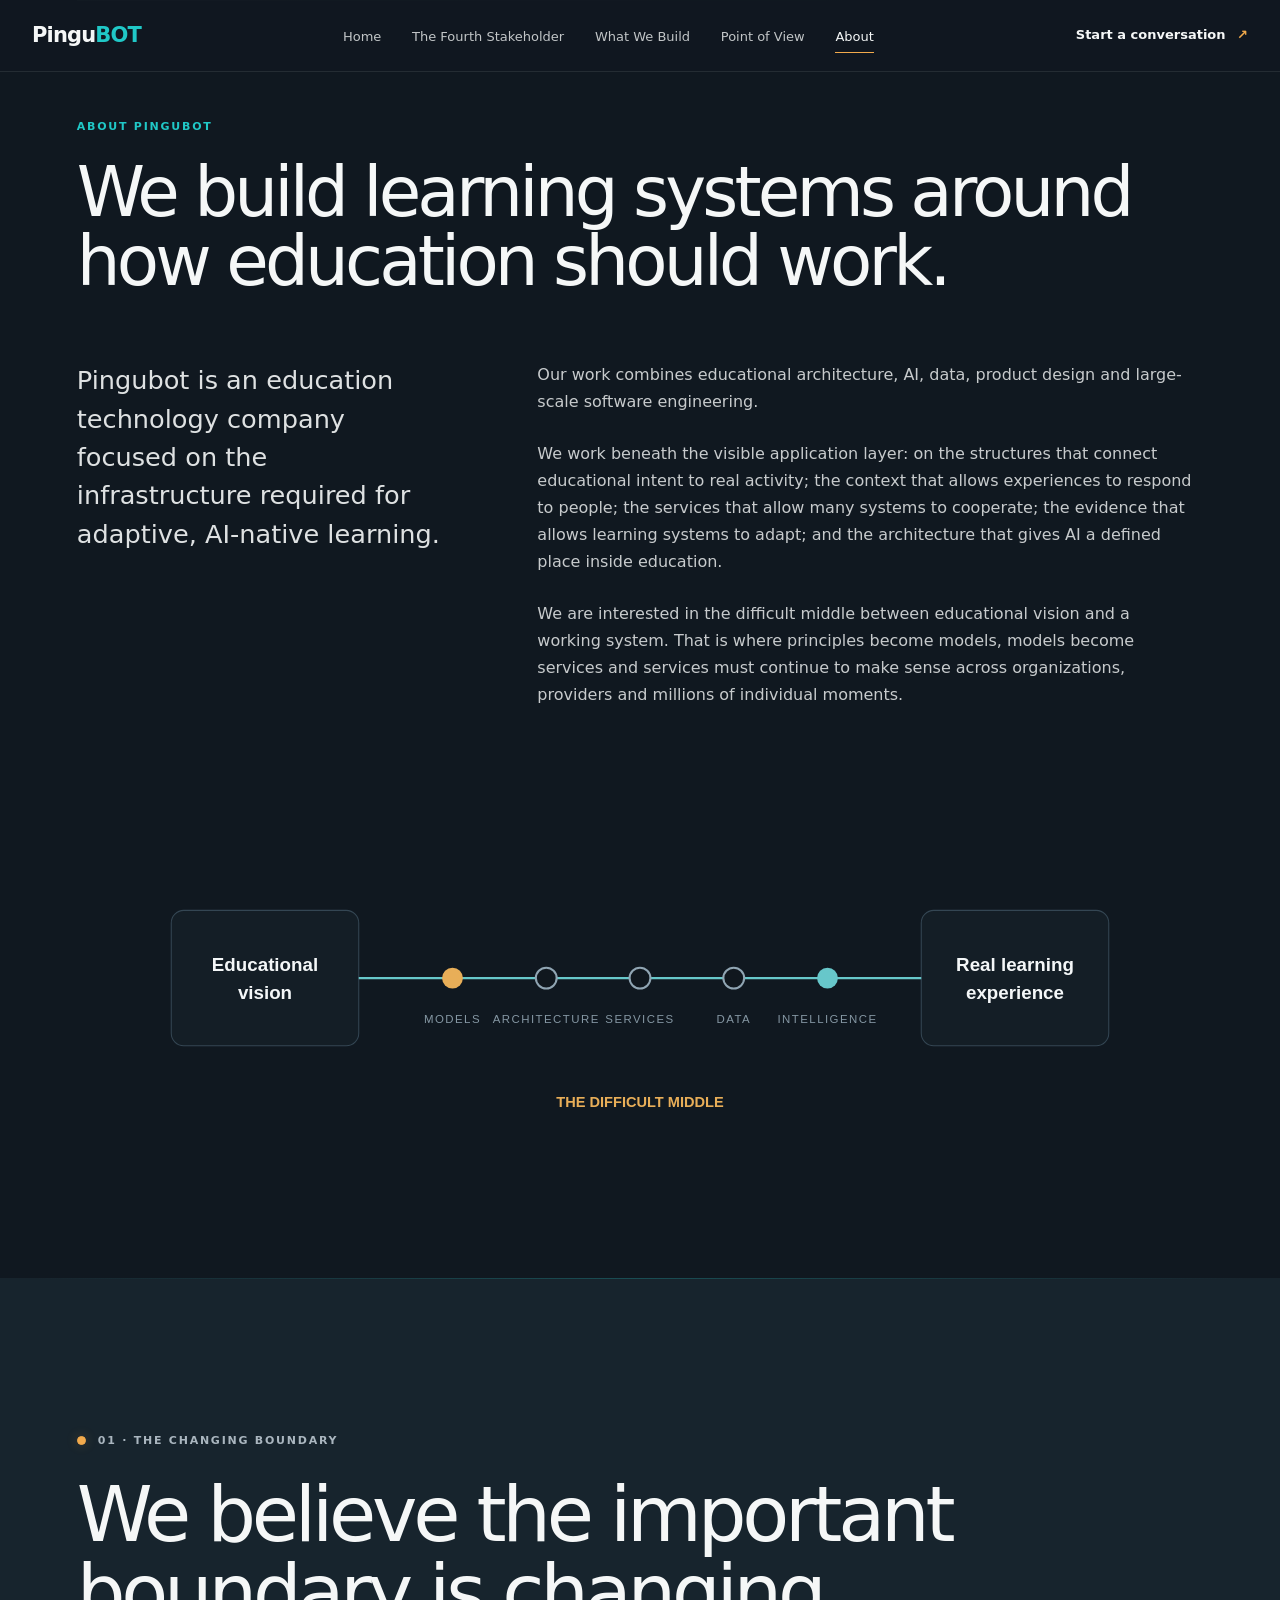
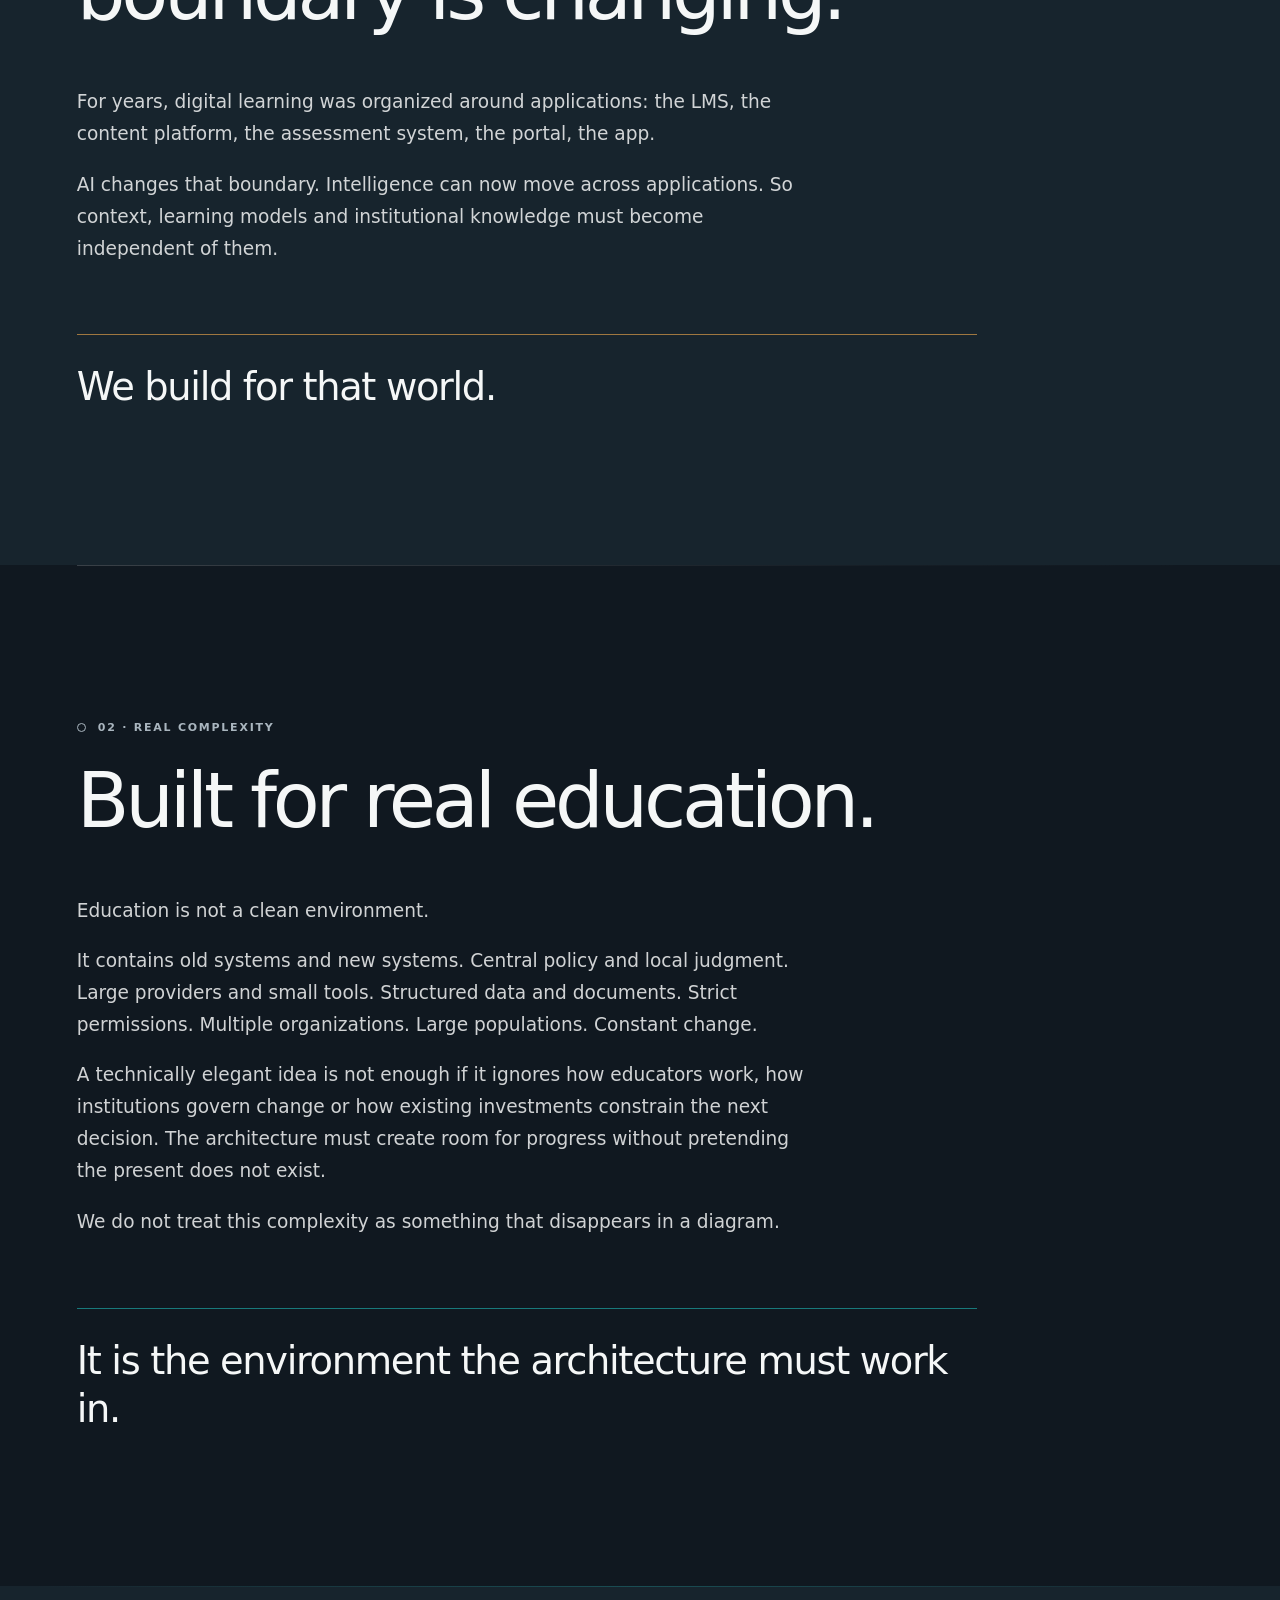
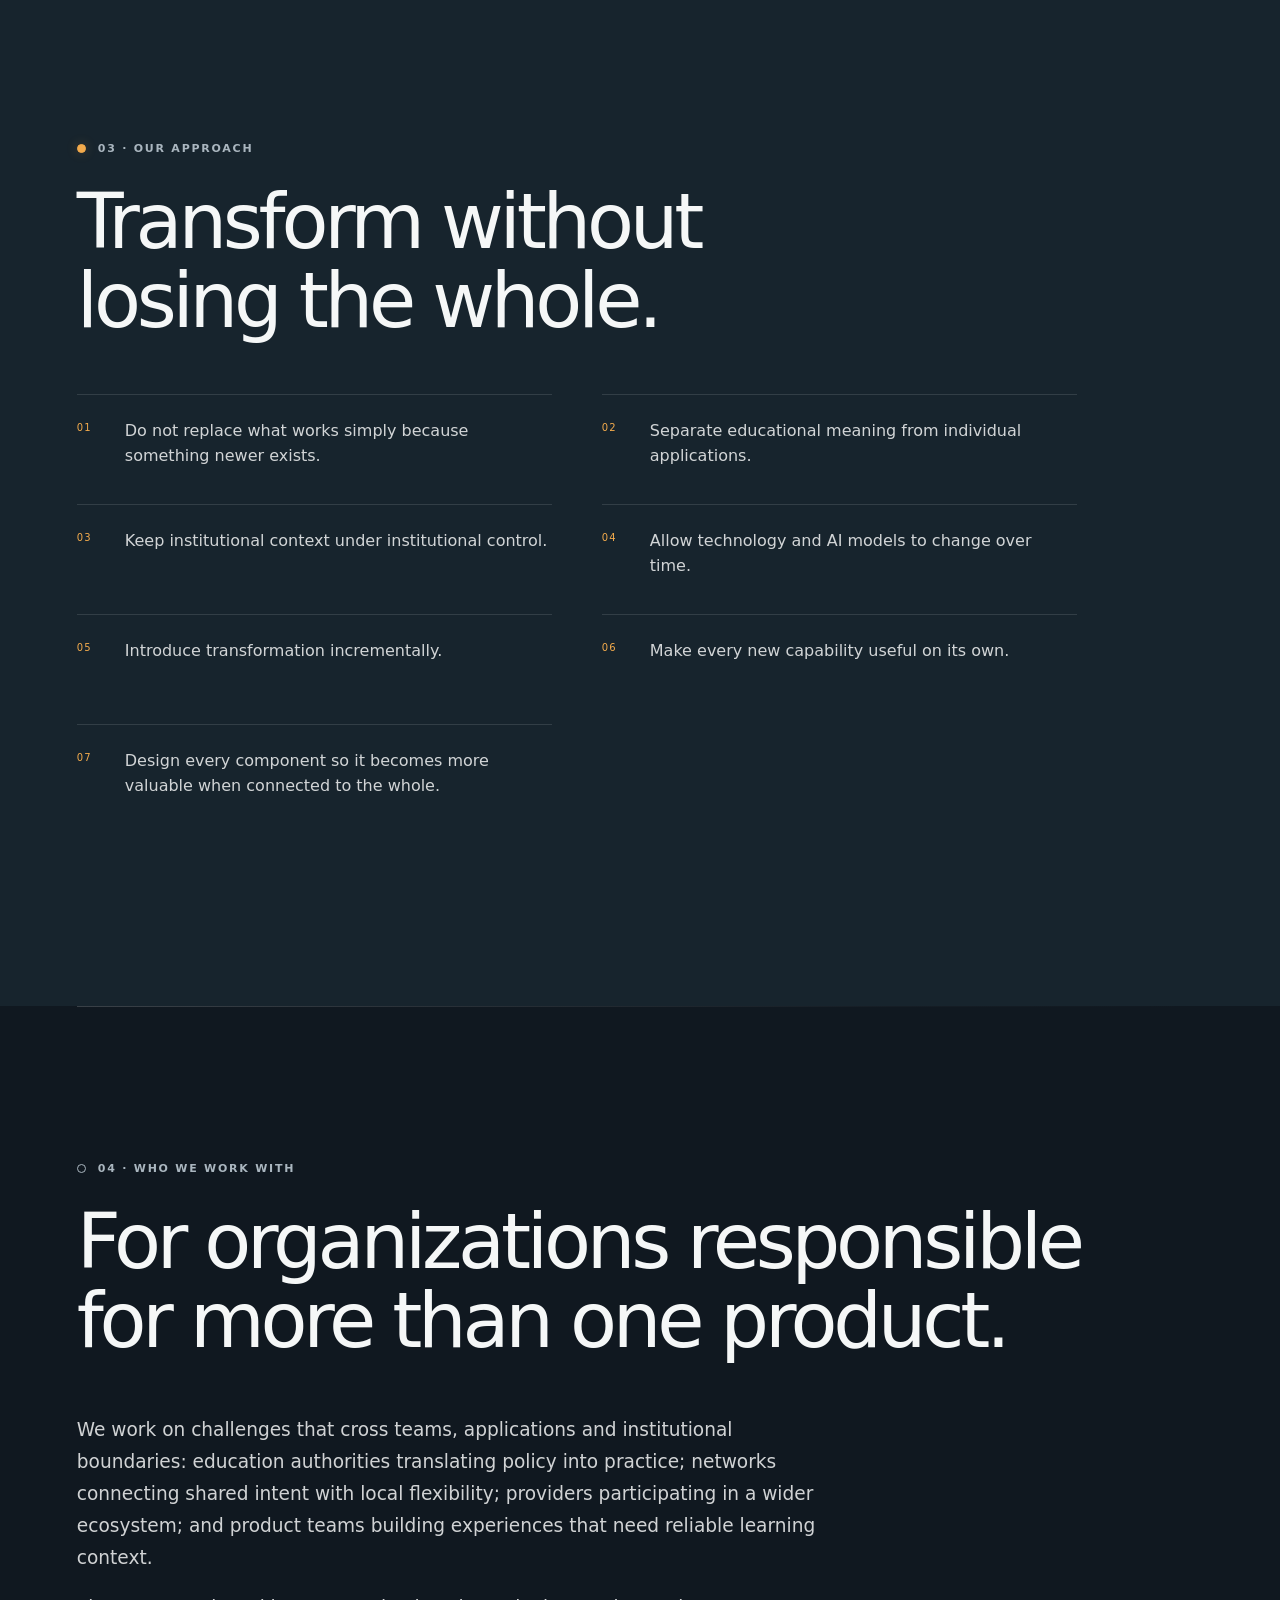
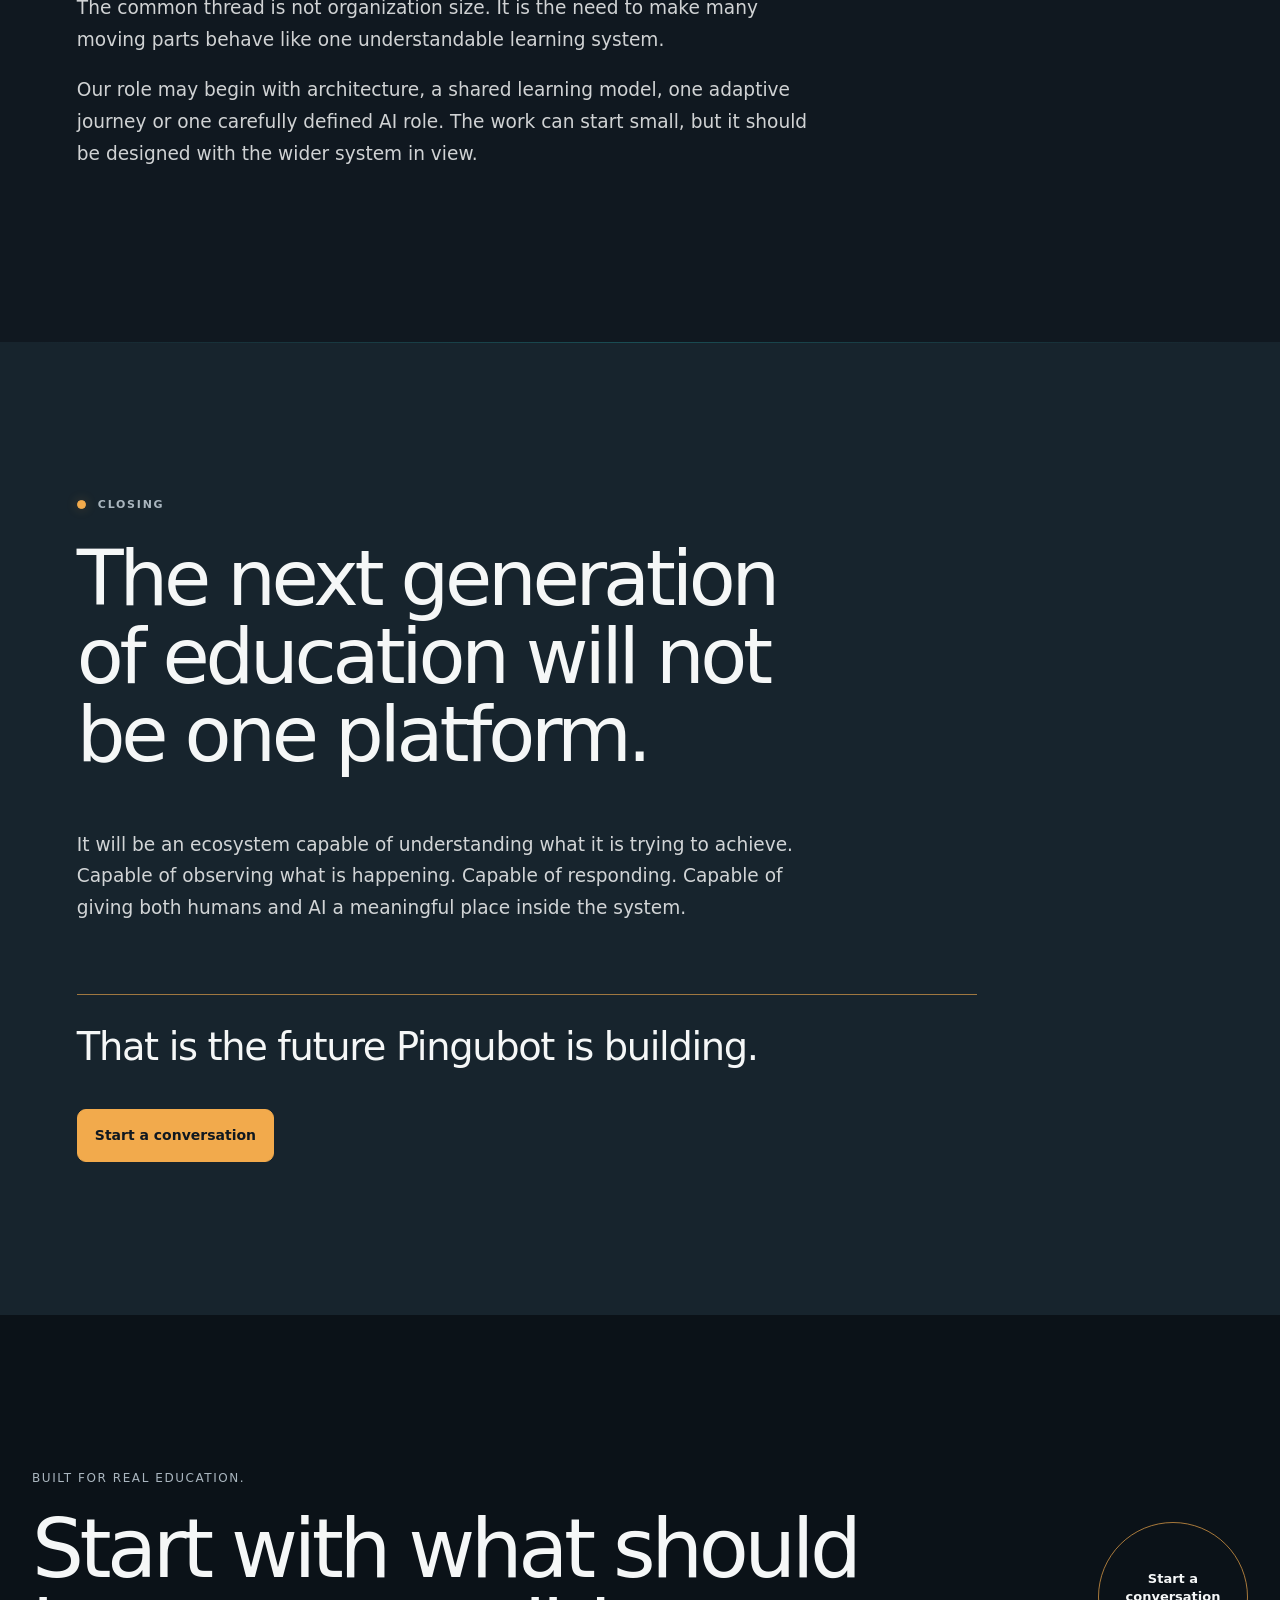
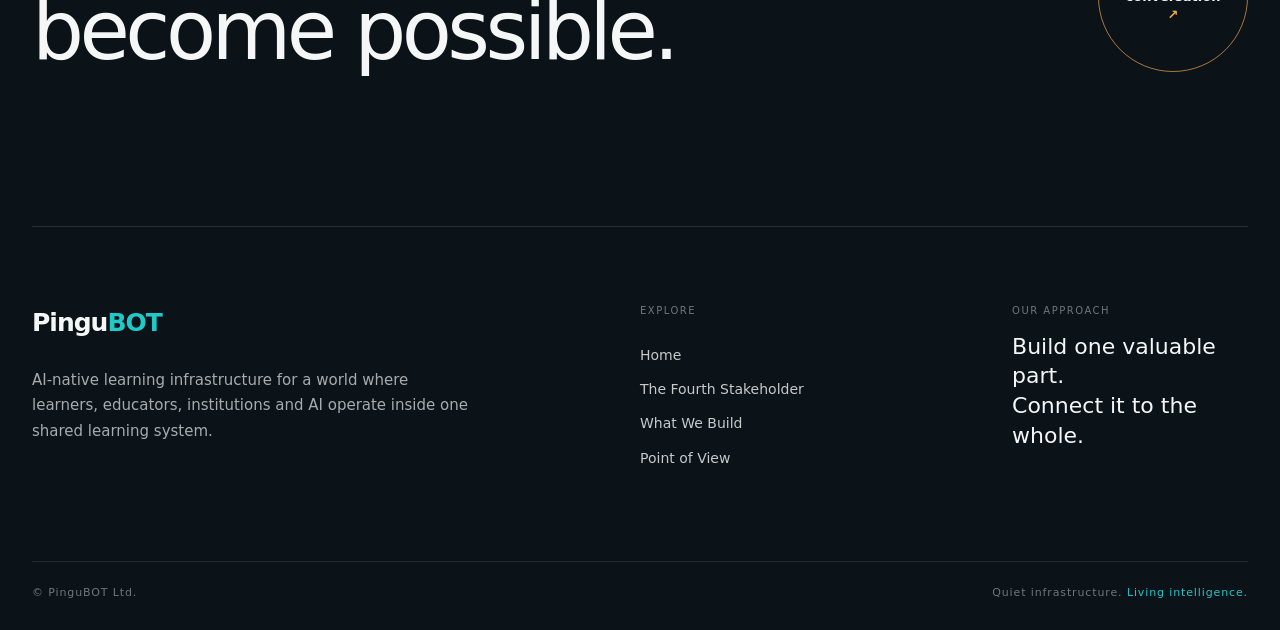
<file: about.html>
<!doctype html>
<html lang="en">
  <head>
    <meta charset="utf-8" />
    <meta name="viewport" content="width=device-width, initial-scale=1" />
    <title>About PinguBOT — AI-Native Learning Infrastructure</title>
    <meta name="description" content="Meet PinguBOT and learn how we combine education, AI, data, product design and architecture to build AI-native learning infrastructure." />
    <meta name="robots" content="index, follow, max-image-preview:large" />
    <meta name="theme-color" content="#10131a" />
    <link rel="icon" href="/assets/penguin-ai.png" type="image/png" />
    <link rel="apple-touch-icon" href="/assets/penguin-ai.png" />
    <link rel="canonical" href="https://pingubot.com/about" />
    <meta property="og:site_name" content="PinguBOT" />
    <meta property="og:type" content="website" />
    <meta property="og:locale" content="en_US" />
    <meta property="og:url" content="https://pingubot.com/about" />
    <meta property="og:title" content="About PinguBOT — AI-Native Learning Infrastructure" />
    <meta property="og:description" content="Meet PinguBOT and learn how we combine education, AI, data, product design and architecture to build AI-native learning infrastructure." />
    <meta property="og:image" content="https://pingubot.com/assets/penguin-ai.png" />
    <meta property="og:image:secure_url" content="https://pingubot.com/assets/penguin-ai.png" />
    <meta property="og:image:type" content="image/png" />
    <meta property="og:image:width" content="1254" />
    <meta property="og:image:height" content="1254" />
    <meta property="og:image:alt" content="PinguBOT's network penguin, representing connected AI-native learning infrastructure" />
    <meta name="twitter:card" content="summary_large_image" />
    <meta name="twitter:title" content="About PinguBOT — AI-Native Learning Infrastructure" />
    <meta name="twitter:description" content="Education, AI, data, product design and architecture for AI-native learning infrastructure." />
    <meta name="twitter:image" content="https://pingubot.com/assets/penguin-ai.png" />
    <meta name="twitter:image:alt" content="PinguBOT's network penguin, representing connected AI-native learning infrastructure" />
    <link rel="stylesheet" href="styles.css?v=20260830-7" />
    <script type="application/ld+json">
      {"@context":"https://schema.org","@type":"AboutPage","@id":"https://pingubot.com/about#webpage","url":"https://pingubot.com/about","name":"About PinguBOT — AI-Native Learning Infrastructure","description":"Meet PinguBOT and learn how we combine education, AI, data, product design and architecture to build AI-native learning infrastructure.","isPartOf":{"@id":"https://pingubot.com/#website"},"about":{"@id":"https://pingubot.com/#organization"},"inLanguage":"en"}
    </script>
  </head>
  <body class="home-page inner-page about-page">
    <header class="site-header global-header"><a class="wordmark" href="/" aria-label="PinguBOT home">Pingu<span>BOT</span></a><nav class="site-nav desktop-nav" aria-label="Main navigation"><a href="/">Home</a><a href="/fourth-stakeholder">The Fourth Stakeholder</a><a href="/what-we-build">What We Build</a><a href="/point-of-view">Point of View</a><a href="/about" aria-current="page">About</a></nav><a class="nav-cta" href="/contact">Start a conversation <span aria-hidden="true">↗</span></a><details class="mobile-menu"><summary><span>Menu</span><i aria-hidden="true"></i></summary><nav aria-label="Mobile navigation"><a href="/">Home</a><a href="/fourth-stakeholder">The Fourth Stakeholder</a><a href="/what-we-build">What We Build</a><a href="/point-of-view">Point of View</a><a href="/about" aria-current="page">About</a><a href="/contact">Start a conversation <span aria-hidden="true">↗</span></a></nav></details></header>
    <main>
      <section class="page-intro about-hero"><div class="intro-heading"><p class="eyebrow">About PinguBOT</p><h1>We build learning systems around how education should work.</h1></div><div class="intro-copy"><p class="lead">Pingubot is an education technology company focused on the infrastructure required for adaptive, AI-native learning.</p><div class="intro-detail"><p>Our work combines educational architecture, AI, data, product design and large-scale software engineering.</p><p>We work beneath the visible application layer: on the structures that connect educational intent to real activity; the context that allows experiences to respond to people; the services that allow many systems to cooperate; the evidence that allows learning systems to adapt; and the architecture that gives AI a defined place inside education.</p><p>We are interested in the difficult middle between educational vision and a working system. That is where principles become models, models become services and services must continue to make sense across organizations, providers and millions of individual moments.</p></div></div><svg class="system-illustration discipline-field" role="img" aria-label="Models, architecture, services, data and intelligence connect educational vision to real learning experiences"><use href="assets/system-diagrams.svg#difficult-middle"></use></svg></section>
      <section><p class="section-label">01 · The changing boundary</p><h2>We believe the important boundary is changing.</h2><p>For years, digital learning was organized around applications: the LMS, the content platform, the assessment system, the portal, the app.</p><p>AI changes that boundary. Intelligence can now move across applications. So context, learning models and institutional knowledge must become independent of them.</p><p class="statement">We build for that world.</p></section>
      <section><p class="section-label">02 · Real complexity</p><h2>Built for real education.</h2><p>Education is not a clean environment.</p><p>It contains old systems and new systems. Central policy and local judgment. Large providers and small tools. Structured data and documents. Strict permissions. Multiple organizations. Large populations. Constant change.</p><p>A technically elegant idea is not enough if it ignores how educators work, how institutions govern change or how existing investments constrain the next decision. The architecture must create room for progress without pretending the present does not exist.</p><p>We do not treat this complexity as something that disappears in a diagram.</p><p class="statement">It is the environment the architecture must work in.</p></section>
      <section class="approach-section"><p class="section-label">03 · Our approach</p><h2>Transform without losing the whole.</h2><ul><li>Do not replace what works simply because something newer exists.</li><li>Separate educational meaning from individual applications.</li><li>Keep institutional context under institutional control.</li><li>Allow technology and AI models to change over time.</li><li>Introduce transformation incrementally.</li><li>Make every new capability useful on its own.</li><li>Design every component so it becomes more valuable when connected to the whole.</li></ul></section>
      <section><p class="section-label">04 · Who we work with</p><h2>For organizations responsible for more than one product.</h2><p>We work on challenges that cross teams, applications and institutional boundaries: education authorities translating policy into practice; networks connecting shared intent with local flexibility; providers participating in a wider ecosystem; and product teams building experiences that need reliable learning context.</p><p>The common thread is not organization size. It is the need to make many moving parts behave like one understandable learning system.</p><p>Our role may begin with architecture, a shared learning model, one adaptive journey or one carefully defined AI role. The work can start small, but it should be designed with the wider system in view.</p></section>
      <section><p class="section-label">Closing</p><h2>The next generation of education will not be one platform.</h2><p>It will be an ecosystem capable of understanding what it is trying to achieve. Capable of observing what is happening. Capable of responding. Capable of giving both humans and AI a meaningful place inside the system.</p><p class="statement">That is the future Pingubot is building.</p><div class="actions"><a class="action primary" href="/contact">Start a conversation</a></div></section>
    </main>
    <footer class="site-footer designed-footer"><div class="footer-callout"><p>Built for real education.</p><h2>Start with what should become possible.</h2><a class="footer-cta" href="/contact">Start a conversation <span aria-hidden="true">↗</span></a></div><div class="footer-main"><div class="footer-brand"><a class="wordmark" href="/">Pingu<span>BOT</span></a><p>AI-native learning infrastructure for a world where learners, educators, institutions and AI operate inside one shared learning system.</p></div><nav class="footer-links" aria-label="Footer navigation"><span>Explore</span><a href="/">Home</a><a href="/fourth-stakeholder">The Fourth Stakeholder</a><a href="/what-we-build">What We Build</a><a href="/point-of-view">Point of View</a></nav><div class="footer-principle"><span>Our approach</span><p>Build one valuable part.<br />Connect it to the whole.</p></div></div><div class="footer-bottom"><p>© PinguBOT Ltd.</p><p>Quiet infrastructure. <span>Living intelligence.</span></p></div></footer>
  </body>
</html>
</file>
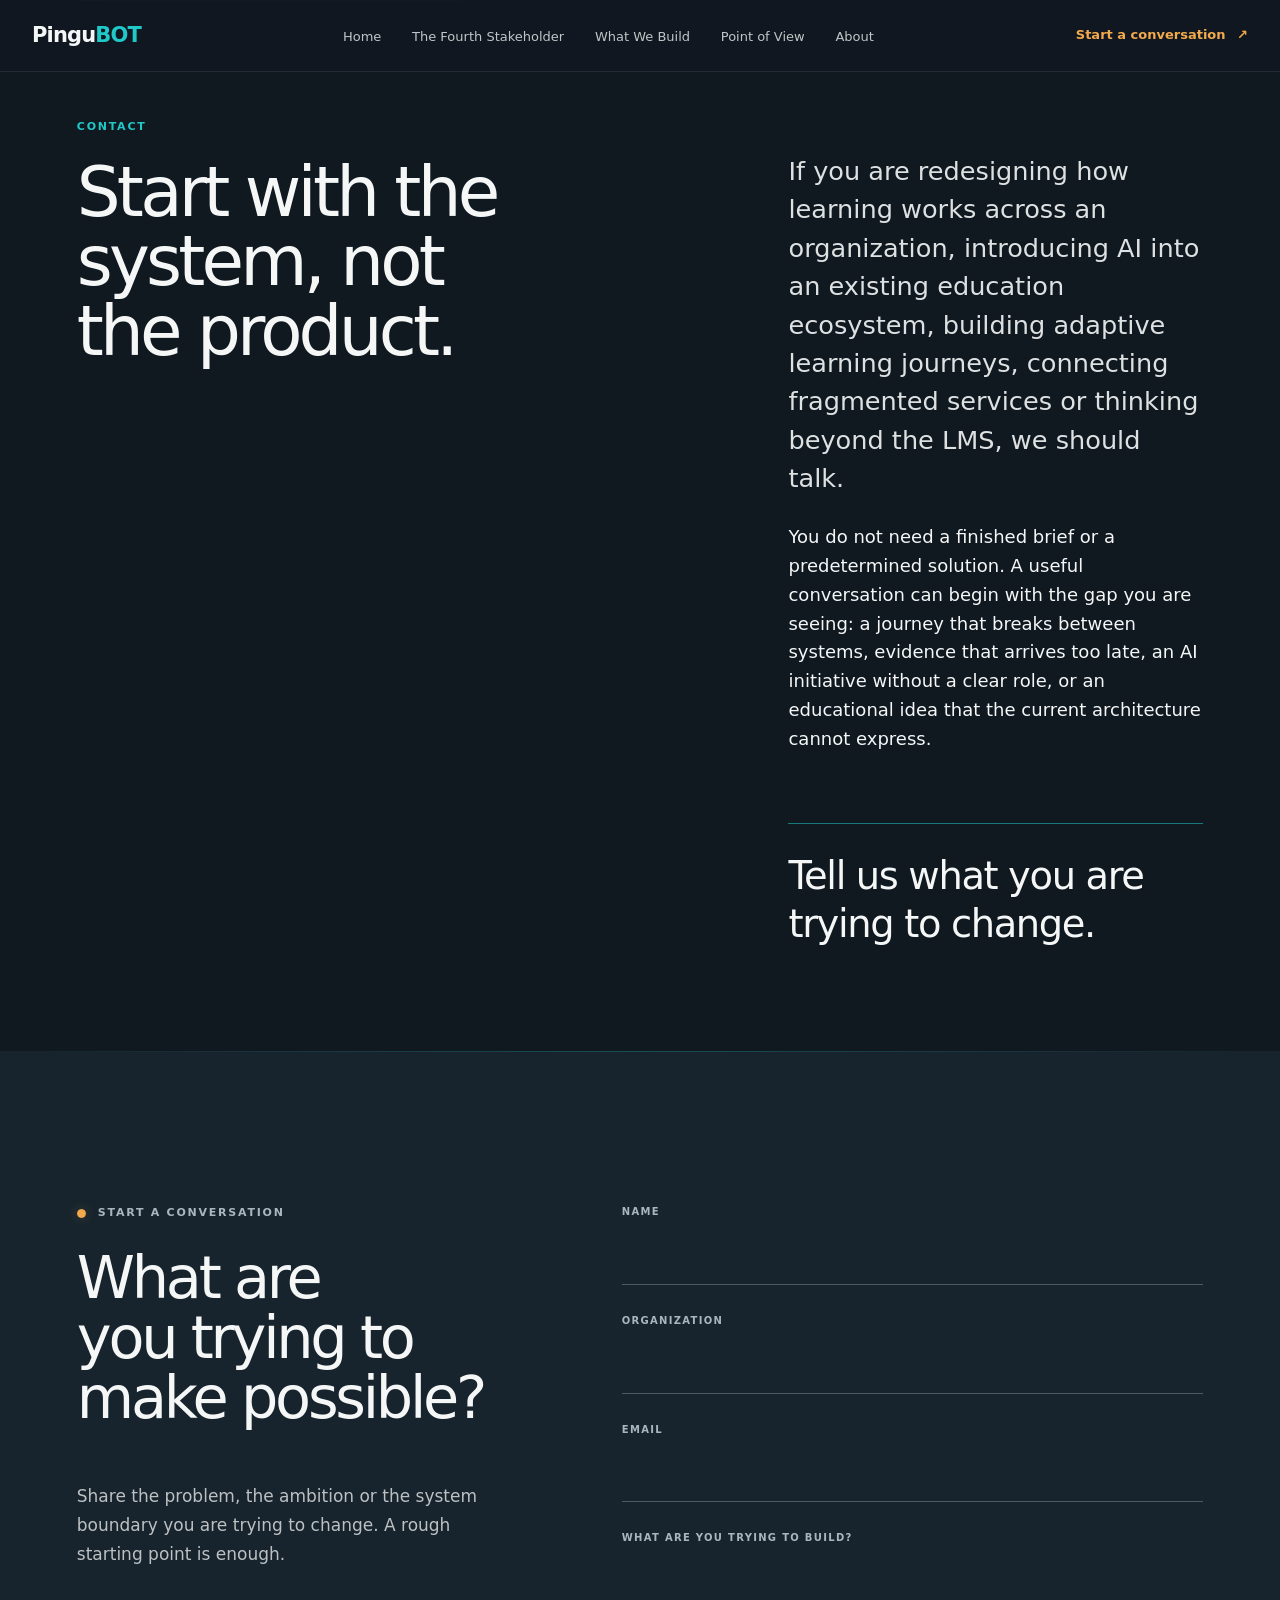
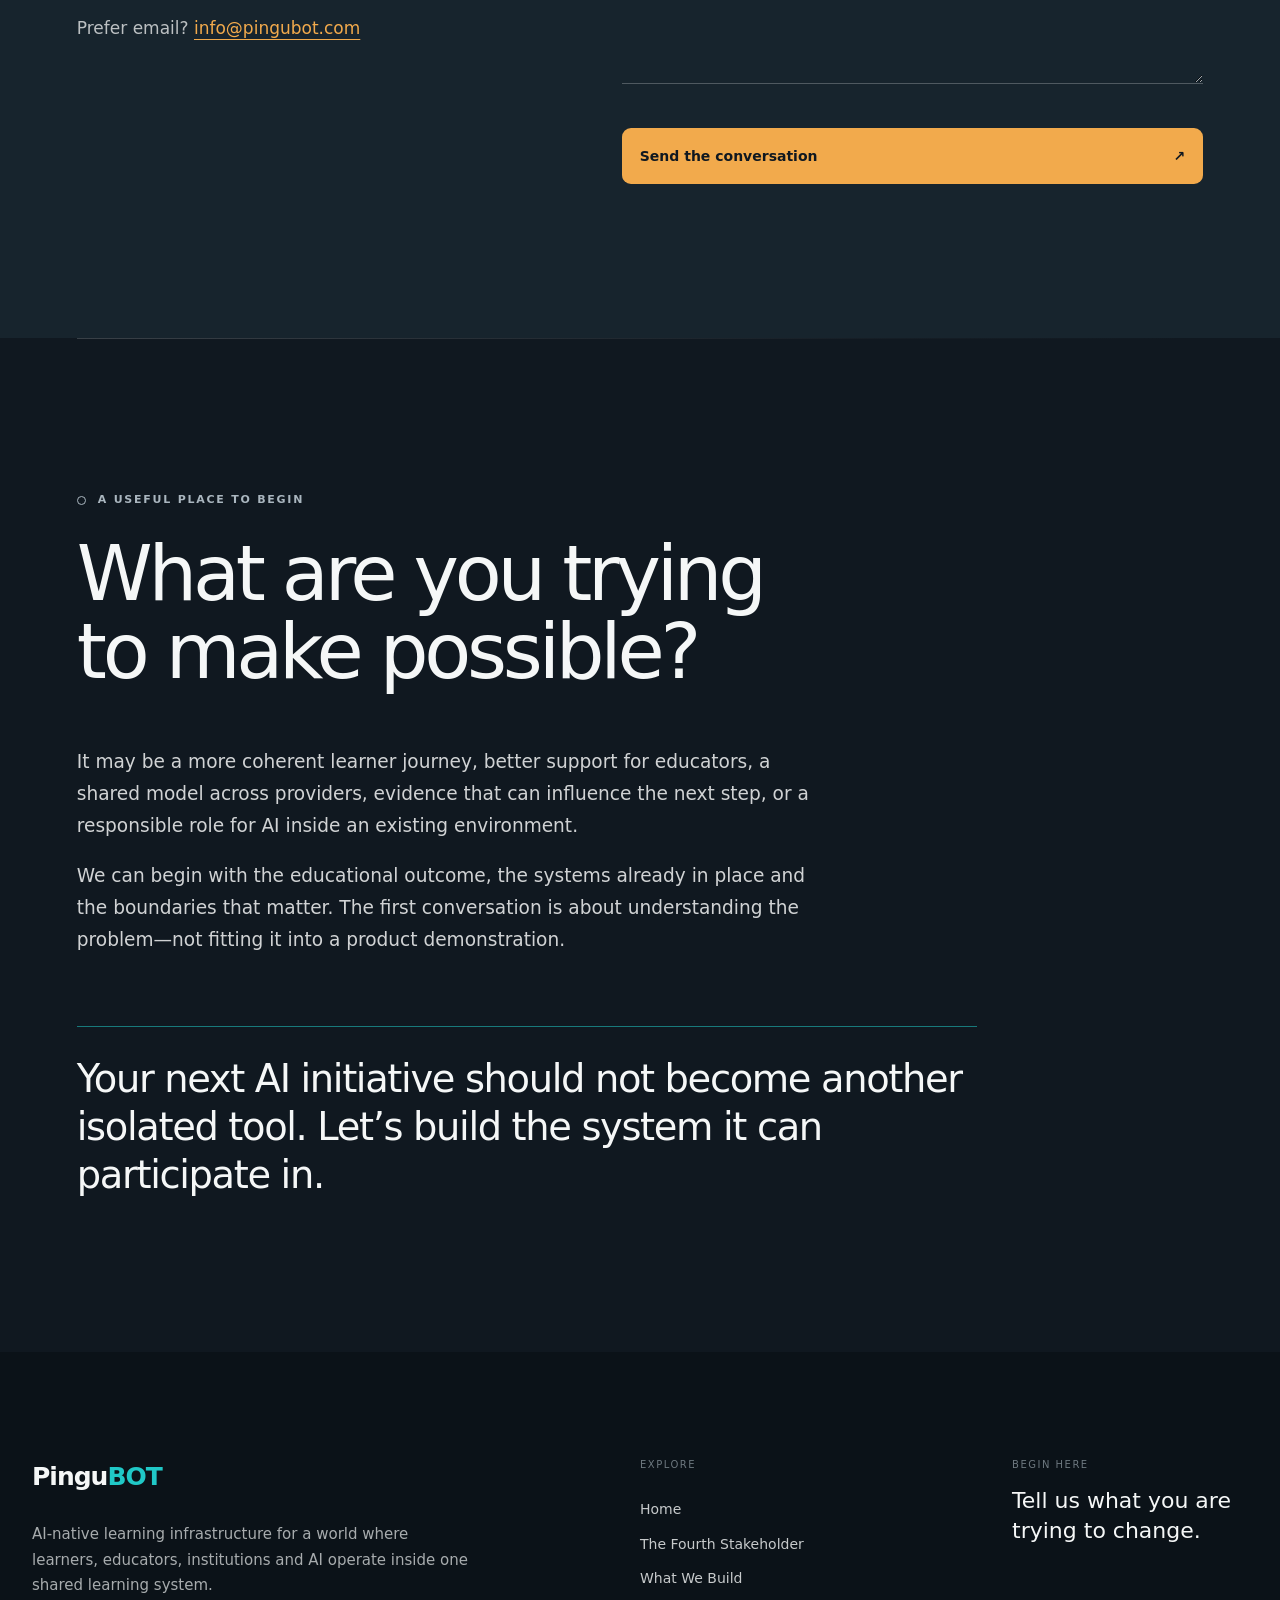
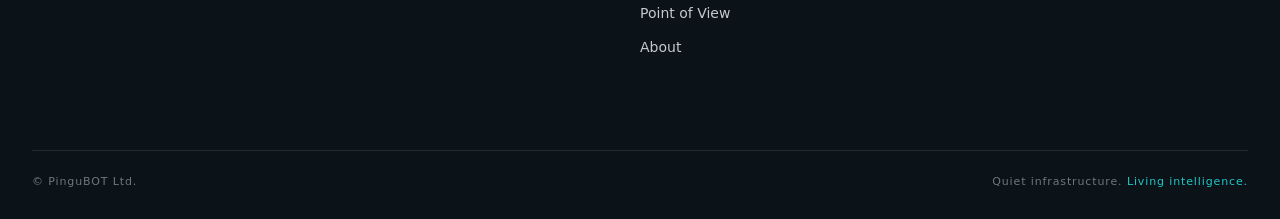
<file: contact.html>
<!doctype html>
<html lang="en">
  <head>
    <meta charset="utf-8" />
    <meta name="viewport" content="width=device-width, initial-scale=1" />
    <title>Contact PinguBOT — Start a Conversation</title>
    <meta name="description" content="Talk to PinguBOT about AI-native learning infrastructure, adaptive learning journeys and connected education systems." />
    <meta name="robots" content="index, follow, max-image-preview:large" />
    <meta name="theme-color" content="#10131a" />
    <link rel="icon" href="/assets/penguin-ai.png" type="image/png" />
    <link rel="apple-touch-icon" href="/assets/penguin-ai.png" />
    <link rel="canonical" href="https://pingubot.com/contact" />
    <meta property="og:site_name" content="PinguBOT" />
    <meta property="og:type" content="website" />
    <meta property="og:locale" content="en_US" />
    <meta property="og:url" content="https://pingubot.com/contact" />
    <meta property="og:title" content="Contact PinguBOT — Start a Conversation" />
    <meta property="og:description" content="Talk to PinguBOT about AI-native learning infrastructure, adaptive learning journeys and connected education systems." />
    <meta property="og:image" content="https://pingubot.com/assets/penguin-ai.png" />
    <meta property="og:image:secure_url" content="https://pingubot.com/assets/penguin-ai.png" />
    <meta property="og:image:type" content="image/png" />
    <meta property="og:image:width" content="1254" />
    <meta property="og:image:height" content="1254" />
    <meta property="og:image:alt" content="PinguBOT's network penguin, representing connected AI-native learning infrastructure" />
    <meta name="twitter:card" content="summary_large_image" />
    <meta name="twitter:title" content="Contact PinguBOT — Start a Conversation" />
    <meta name="twitter:description" content="Talk to PinguBOT about AI-native learning infrastructure and connected education systems." />
    <meta name="twitter:image" content="https://pingubot.com/assets/penguin-ai.png" />
    <meta name="twitter:image:alt" content="PinguBOT's network penguin, representing connected AI-native learning infrastructure" />
    <link rel="stylesheet" href="styles.css?v=20260830-7" />
    <script type="application/ld+json">
      {"@context":"https://schema.org","@type":"ContactPage","@id":"https://pingubot.com/contact#webpage","url":"https://pingubot.com/contact","name":"Contact PinguBOT — Start a Conversation","description":"Talk to PinguBOT about AI-native learning infrastructure, adaptive learning journeys and connected education systems.","isPartOf":{"@id":"https://pingubot.com/#website"},"about":{"@id":"https://pingubot.com/#organization"},"inLanguage":"en"}
    </script>
  </head>
  <body class="home-page inner-page contact-page">
    <header class="site-header global-header"><a class="wordmark" href="/" aria-label="PinguBOT home">Pingu<span>BOT</span></a><nav class="site-nav desktop-nav" aria-label="Main navigation"><a href="/">Home</a><a href="/fourth-stakeholder">The Fourth Stakeholder</a><a href="/what-we-build">What We Build</a><a href="/point-of-view">Point of View</a><a href="/about">About</a></nav><a class="nav-cta" href="/contact" aria-current="page">Start a conversation <span aria-hidden="true">↗</span></a><details class="mobile-menu"><summary><span>Menu</span><i aria-hidden="true"></i></summary><nav aria-label="Mobile navigation"><a href="/">Home</a><a href="/fourth-stakeholder">The Fourth Stakeholder</a><a href="/what-we-build">What We Build</a><a href="/point-of-view">Point of View</a><a href="/about">About</a><a href="/contact" aria-current="page">Start a conversation <span aria-hidden="true">↗</span></a></nav></details></header>
    <main>
      <section class="page-intro contact-hero"><div class="intro-heading"><p class="eyebrow">Contact</p><h1>Start with the system, not the product.</h1></div><div class="intro-copy"><p class="lead">If you are redesigning how learning works across an organization, introducing AI into an existing education ecosystem, building adaptive learning journeys, connecting fragmented services or thinking beyond the LMS, we should talk.</p><p>You do not need a finished brief or a predetermined solution. A useful conversation can begin with the gap you are seeing: a journey that breaks between systems, evidence that arrives too late, an AI initiative without a clear role, or an educational idea that the current architecture cannot express.</p><p class="statement">Tell us what you are trying to change.</p></div></section>
      <section class="contact-form-section"><div class="form-intro"><p class="section-label">Start a conversation</p><h2>What are you trying to make possible?</h2><p>Share the problem, the ambition or the system boundary you are trying to change. A rough starting point is enough.</p><p class="direct-email">Prefer email? <a href="mailto:info@pingubot.com">info@pingubot.com</a></p></div><form action="mailto:info@pingubot.com" method="post" enctype="text/plain"><label for="name">Name</label><input id="name" name="name" autocomplete="name" required /><label for="organization">Organization</label><input id="organization" name="organization" autocomplete="organization" /><label for="email">Email</label><input id="email" name="email" type="email" autocomplete="email" required /><label for="message">What are you trying to build?</label><textarea id="message" name="message" required></textarea><button type="submit">Send the conversation <span aria-hidden="true">↗</span></button></form></section>
      <section><p class="section-label">A useful place to begin</p><h2>What are you trying to make possible?</h2><p>It may be a more coherent learner journey, better support for educators, a shared model across providers, evidence that can influence the next step, or a responsible role for AI inside an existing environment.</p><p>We can begin with the educational outcome, the systems already in place and the boundaries that matter. The first conversation is about understanding the problem—not fitting it into a product demonstration.</p><p class="statement">Your next AI initiative should not become another isolated tool. Let’s build the system it can participate in.</p></section>
    </main>
    <footer class="site-footer designed-footer contact-footer"><div class="footer-main"><div class="footer-brand"><a class="wordmark" href="/">Pingu<span>BOT</span></a><p>AI-native learning infrastructure for a world where learners, educators, institutions and AI operate inside one shared learning system.</p></div><nav class="footer-links" aria-label="Footer navigation"><span>Explore</span><a href="/">Home</a><a href="/fourth-stakeholder">The Fourth Stakeholder</a><a href="/what-we-build">What We Build</a><a href="/point-of-view">Point of View</a><a href="/about">About</a></nav><div class="footer-principle"><span>Begin here</span><p>Tell us what you are trying to change.</p></div></div><div class="footer-bottom"><p>© PinguBOT Ltd.</p><p>Quiet infrastructure. <span>Living intelligence.</span></p></div></footer>
  </body>
</html>
</file>
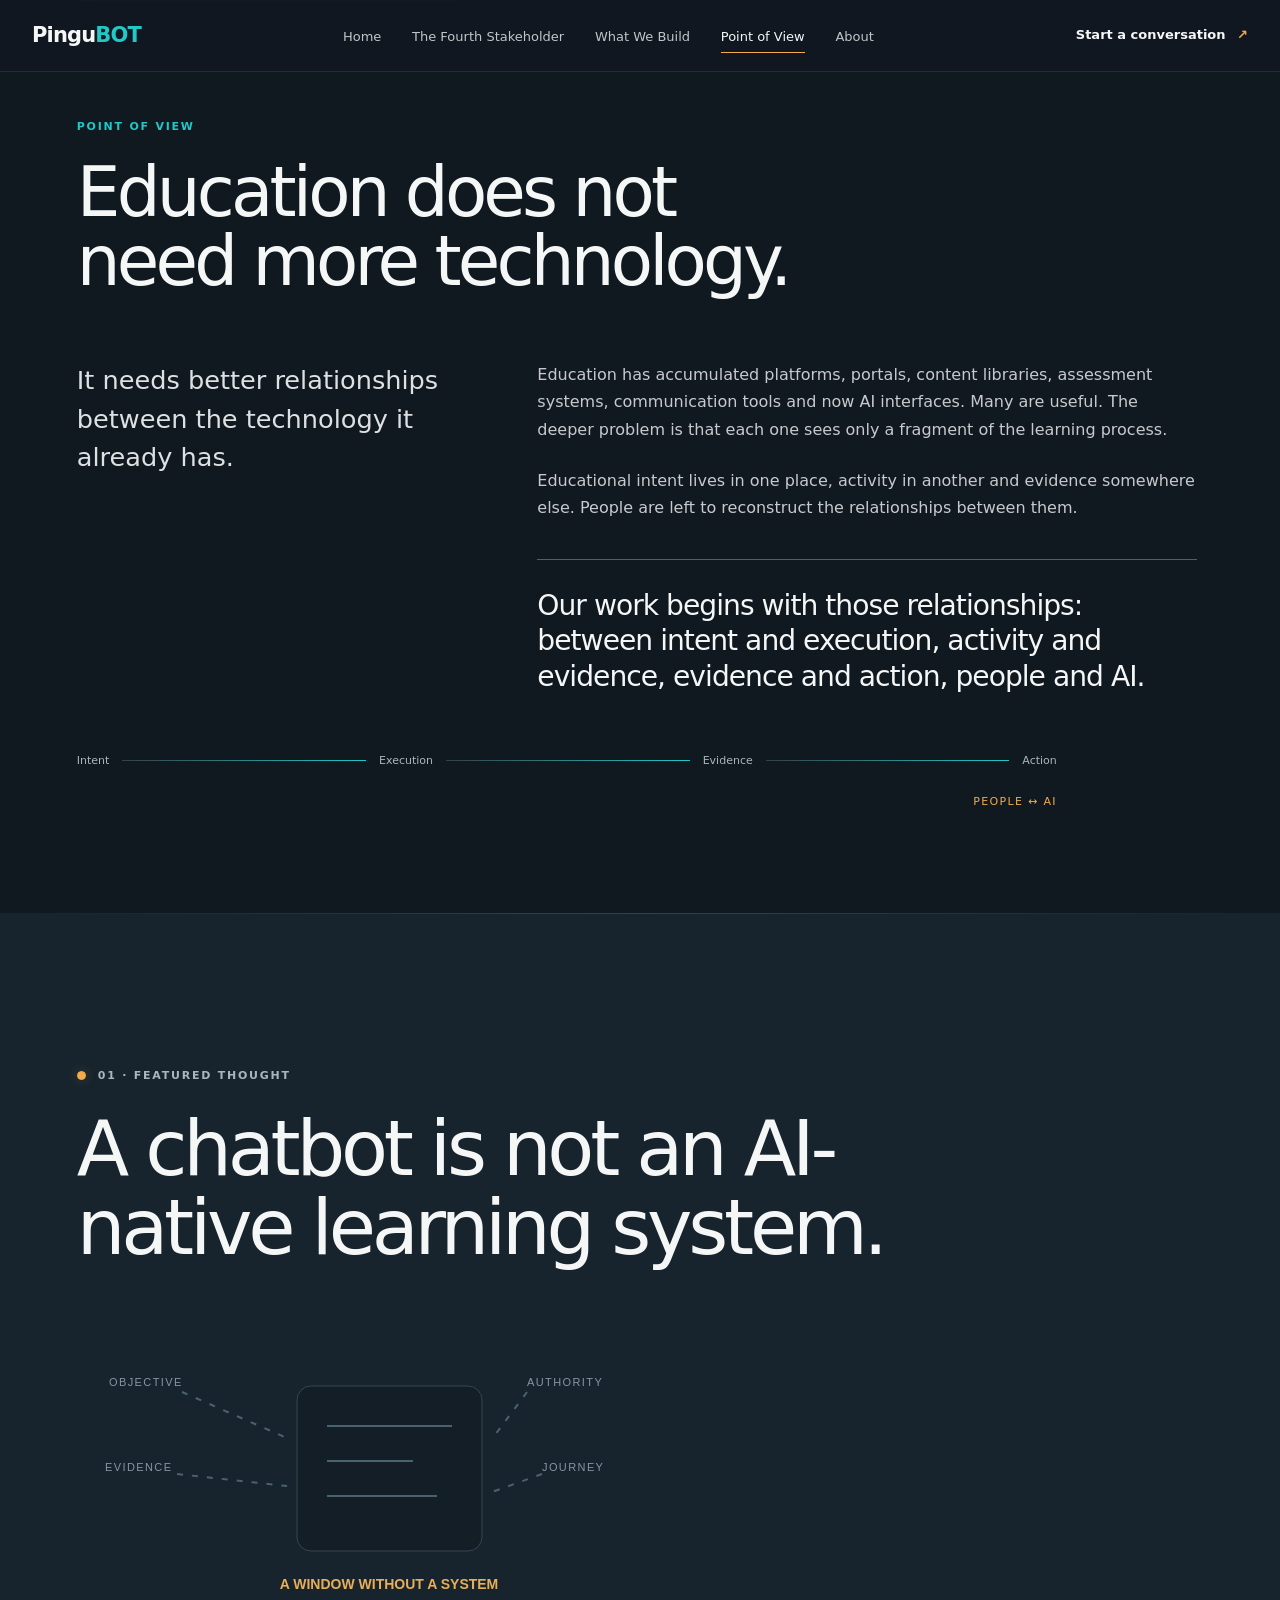
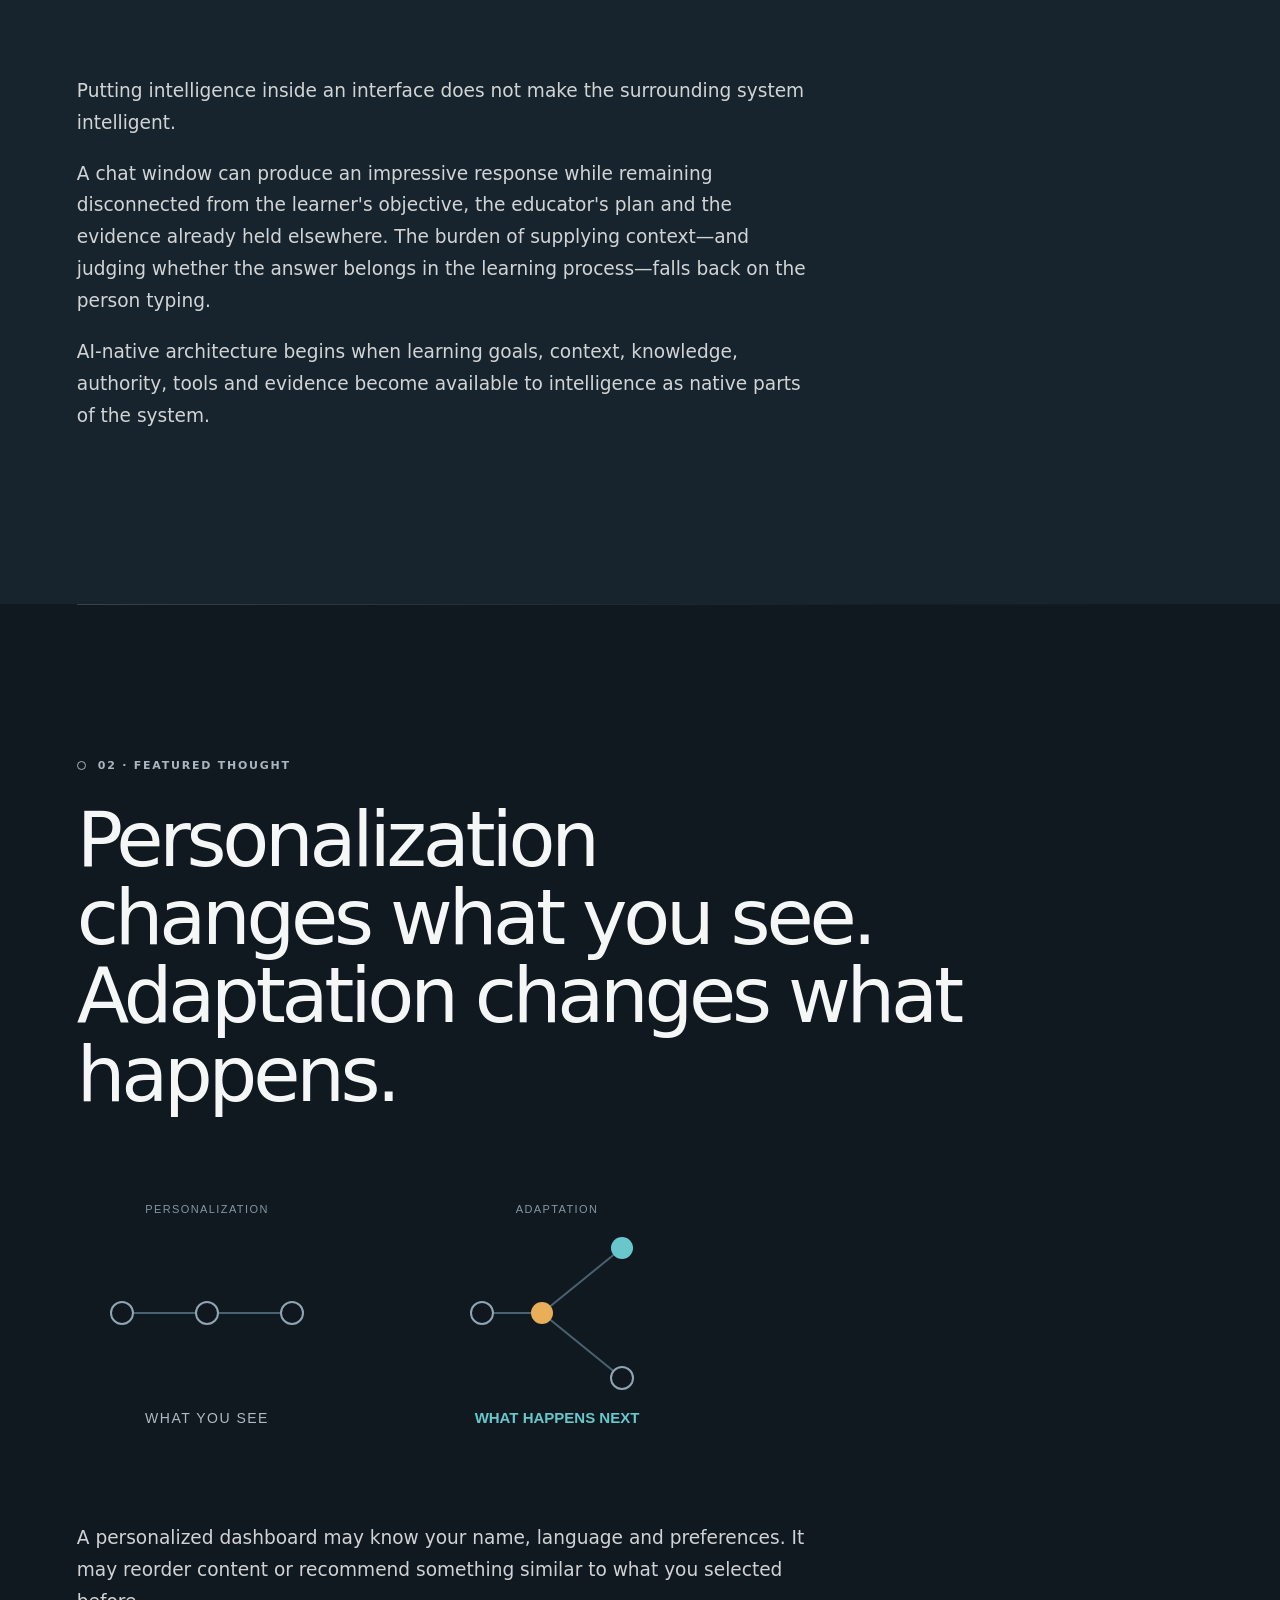
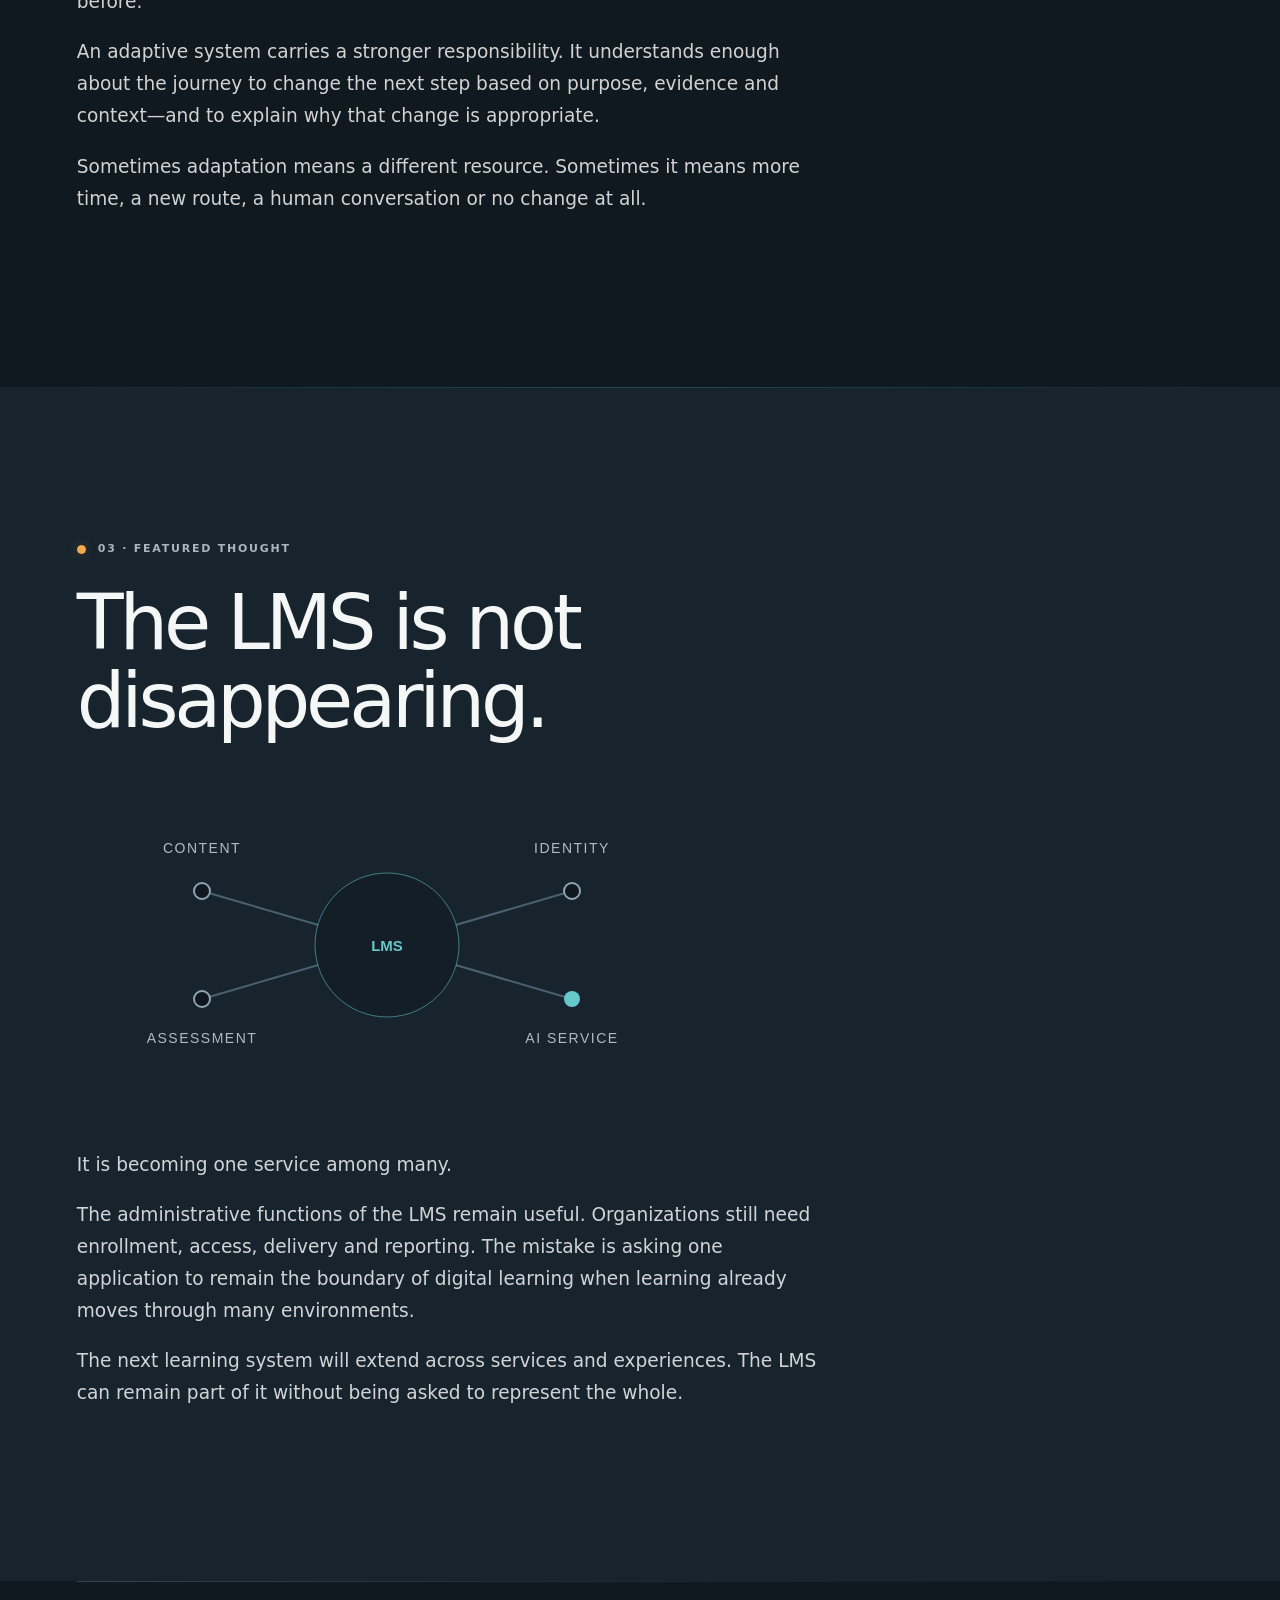
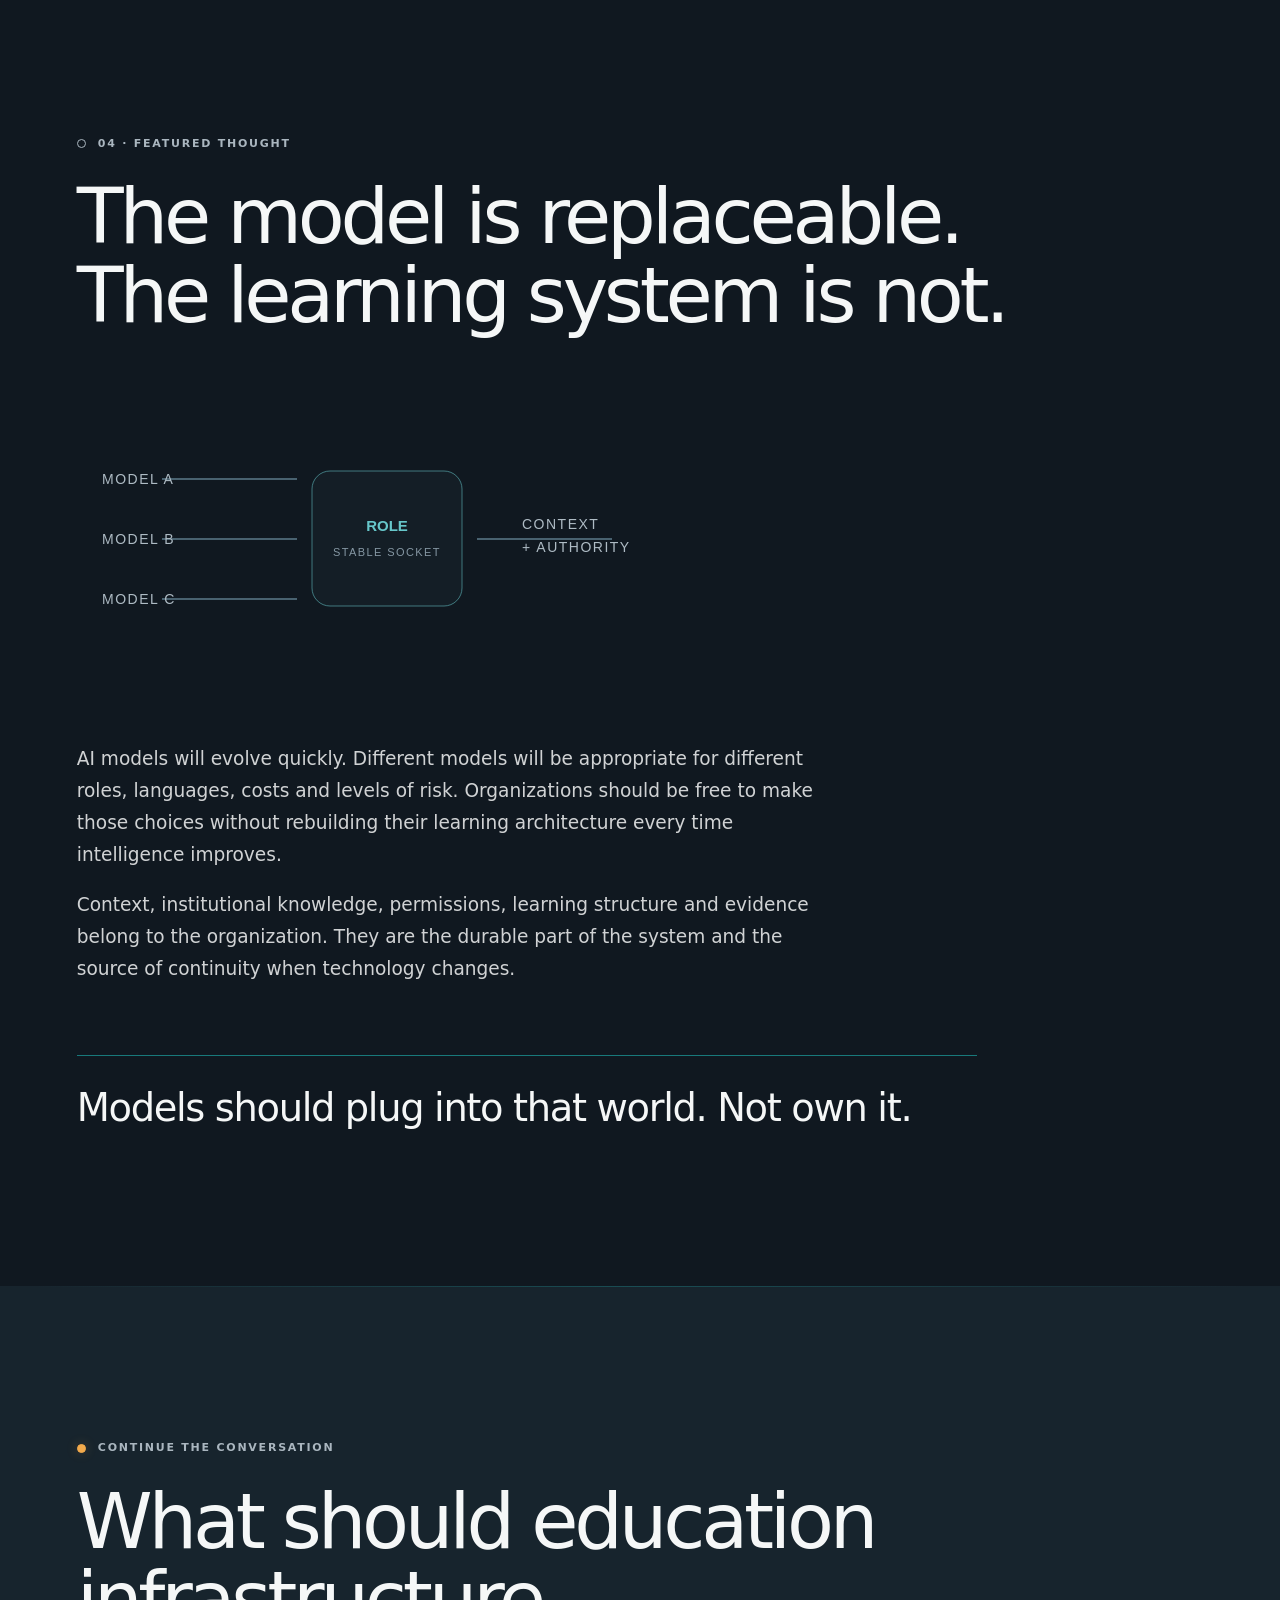
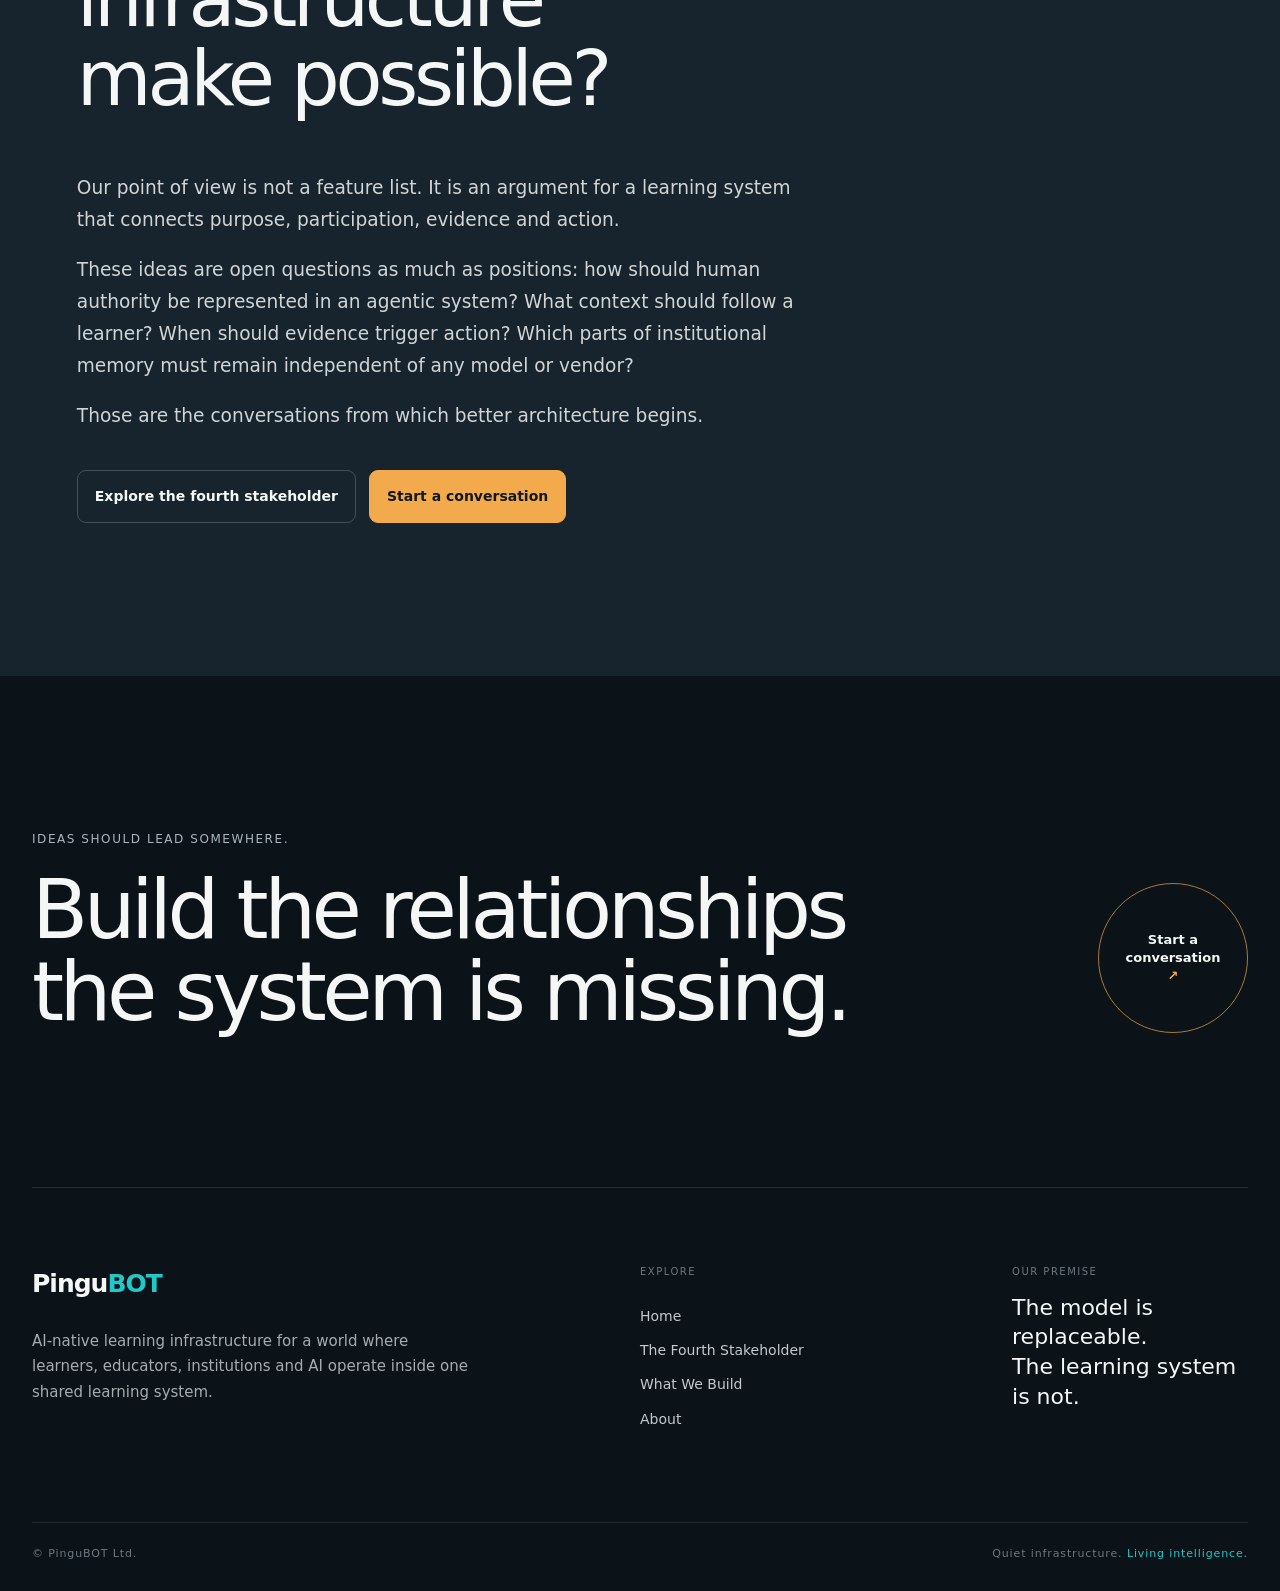
<file: point-of-view.html>
<!doctype html>
<html lang="en">
  <head>
    <meta charset="utf-8" />
    <meta name="viewport" content="width=device-width, initial-scale=1" />
    <title>Our Point of View on AI-Native Education — PinguBOT</title>
    <meta name="description" content="PinguBOT's perspective on connecting educational intent, activity, evidence, people and AI inside one learning system." />
    <meta name="robots" content="index, follow, max-image-preview:large" />
    <meta name="theme-color" content="#10131a" />
    <link rel="icon" href="/assets/penguin-ai.png" type="image/png" />
    <link rel="apple-touch-icon" href="/assets/penguin-ai.png" />
    <link rel="canonical" href="https://pingubot.com/point-of-view" />
    <meta property="og:site_name" content="PinguBOT" />
    <meta property="og:type" content="article" />
    <meta property="og:locale" content="en_US" />
    <meta property="og:url" content="https://pingubot.com/point-of-view" />
    <meta property="og:title" content="Our Point of View on AI-Native Education — PinguBOT" />
    <meta property="og:description" content="Connecting educational intent, activity, evidence, people and AI inside one learning system." />
    <meta property="og:image" content="https://pingubot.com/assets/penguin-ai.png" />
    <meta property="og:image:secure_url" content="https://pingubot.com/assets/penguin-ai.png" />
    <meta property="og:image:type" content="image/png" />
    <meta property="og:image:width" content="1254" />
    <meta property="og:image:height" content="1254" />
    <meta property="og:image:alt" content="PinguBOT's network penguin, representing the relationship between people, education and AI" />
    <meta name="twitter:card" content="summary_large_image" />
    <meta name="twitter:title" content="Our Point of View on AI-Native Education — PinguBOT" />
    <meta name="twitter:description" content="Connecting educational intent, activity, evidence, people and AI inside one learning system." />
    <meta name="twitter:image" content="https://pingubot.com/assets/penguin-ai.png" />
    <meta name="twitter:image:alt" content="PinguBOT's network penguin, representing the relationship between people, education and AI" />
    <link rel="stylesheet" href="styles.css?v=20260830-7" />
    <script type="application/ld+json">
      {"@context":"https://schema.org","@type":"WebPage","@id":"https://pingubot.com/point-of-view#webpage","url":"https://pingubot.com/point-of-view","name":"Our Point of View on AI-Native Education — PinguBOT","description":"PinguBOT's perspective on connecting educational intent, activity, evidence, people and AI inside one learning system.","isPartOf":{"@id":"https://pingubot.com/#website"},"about":{"@id":"https://pingubot.com/#organization"},"inLanguage":"en"}
    </script>
  </head>
  <body class="home-page inner-page pov-page">
    <header class="site-header global-header"><a class="wordmark" href="/" aria-label="PinguBOT home">Pingu<span>BOT</span></a><nav class="site-nav desktop-nav" aria-label="Main navigation"><a href="/">Home</a><a href="/fourth-stakeholder">The Fourth Stakeholder</a><a href="/what-we-build">What We Build</a><a href="/point-of-view" aria-current="page">Point of View</a><a href="/about">About</a></nav><a class="nav-cta" href="/contact">Start a conversation <span aria-hidden="true">↗</span></a><details class="mobile-menu"><summary><span>Menu</span><i aria-hidden="true"></i></summary><nav aria-label="Mobile navigation"><a href="/">Home</a><a href="/fourth-stakeholder">The Fourth Stakeholder</a><a href="/what-we-build">What We Build</a><a href="/point-of-view" aria-current="page">Point of View</a><a href="/about">About</a><a href="/contact">Start a conversation <span aria-hidden="true">↗</span></a></nav></details></header>
    <main>
      <section class="page-intro pov-hero"><div class="intro-heading"><p class="eyebrow">Point of View</p><h1>Education does not need more technology.</h1></div><div class="intro-copy"><p class="lead">It needs better relationships between the technology it already has.</p><div class="intro-detail"><p>Education has accumulated platforms, portals, content libraries, assessment systems, communication tools and now AI interfaces. Many are useful. The deeper problem is that each one sees only a fragment of the learning process.</p><p>Educational intent lives in one place, activity in another and evidence somewhere else. People are left to reconstruct the relationships between them.</p><p class="statement">Our work begins with those relationships: between intent and execution, activity and evidence, evidence and action, people and AI.</p></div></div><div class="pov-relations" aria-label="The relationships between intent, execution, evidence, action, people and AI"><span>Intent</span><i></i><span>Execution</span><i></i><span>Evidence</span><i></i><span>Action</span><b>People ↔ AI</b></div></section>
      <section class="pov-thought"><p class="section-label">01 · Featured thought</p><h2>A chatbot is not an AI-native learning system.</h2><svg class="system-illustration pov-illustration" role="img" aria-label="A chat window isolated from learning objective, evidence, authority and journey"><use href="assets/system-diagrams.svg#pov-chatbot"></use></svg><p>Putting intelligence inside an interface does not make the surrounding system intelligent.</p><p>A chat window can produce an impressive response while remaining disconnected from the learner's objective, the educator's plan and the evidence already held elsewhere. The burden of supplying context—and judging whether the answer belongs in the learning process—falls back on the person typing.</p><p>AI-native architecture begins when learning goals, context, knowledge, authority, tools and evidence become available to intelligence as native parts of the system.</p></section>
      <section class="pov-thought"><p class="section-label">02 · Featured thought</p><h2>Personalization changes what you see.<br />Adaptation changes what happens.</h2><svg class="system-illustration pov-illustration" role="img" aria-label="Personalization changes presentation while adaptation changes the learning route"><use href="assets/system-diagrams.svg#pov-adaptation"></use></svg><p>A personalized dashboard may know your name, language and preferences. It may reorder content or recommend something similar to what you selected before.</p><p>An adaptive system carries a stronger responsibility. It understands enough about the journey to change the next step based on purpose, evidence and context—and to explain why that change is appropriate.</p><p>Sometimes adaptation means a different resource. Sometimes it means more time, a new route, a human conversation or no change at all.</p></section>
      <section class="pov-thought"><p class="section-label">03 · Featured thought</p><h2>The LMS is not disappearing.</h2><svg class="system-illustration pov-illustration" role="img" aria-label="The LMS as one connected service within a wider ecosystem"><use href="assets/system-diagrams.svg#pov-ecosystem"></use></svg><p>It is becoming one service among many.</p><p>The administrative functions of the LMS remain useful. Organizations still need enrollment, access, delivery and reporting. The mistake is asking one application to remain the boundary of digital learning when learning already moves through many environments.</p><p>The next learning system will extend across services and experiences. The LMS can remain part of it without being asked to represent the whole.</p></section>
      <section class="pov-thought"><p class="section-label">04 · Featured thought</p><h2>The model is replaceable.<br />The learning system is not.</h2><svg class="system-illustration pov-illustration" role="img" aria-label="Replaceable AI models plugging into a stable role, context and authority socket"><use href="assets/system-diagrams.svg#pov-model"></use></svg><p>AI models will evolve quickly. Different models will be appropriate for different roles, languages, costs and levels of risk. Organizations should be free to make those choices without rebuilding their learning architecture every time intelligence improves.</p><p>Context, institutional knowledge, permissions, learning structure and evidence belong to the organization. They are the durable part of the system and the source of continuity when technology changes.</p><p class="statement">Models should plug into that world. Not own it.</p></section>
      <section><p class="section-label">Continue the conversation</p><h2>What should education infrastructure make possible?</h2><p>Our point of view is not a feature list. It is an argument for a learning system that connects purpose, participation, evidence and action.</p><p>These ideas are open questions as much as positions: how should human authority be represented in an agentic system? What context should follow a learner? When should evidence trigger action? Which parts of institutional memory must remain independent of any model or vendor?</p><p>Those are the conversations from which better architecture begins.</p><div class="actions"><a class="action" href="/fourth-stakeholder">Explore the fourth stakeholder</a><a class="action primary" href="/contact">Start a conversation</a></div></section>
    </main>
    <footer class="site-footer designed-footer"><div class="footer-callout"><p>Ideas should lead somewhere.</p><h2>Build the relationships the system is missing.</h2><a class="footer-cta" href="/contact">Start a conversation <span aria-hidden="true">↗</span></a></div><div class="footer-main"><div class="footer-brand"><a class="wordmark" href="/">Pingu<span>BOT</span></a><p>AI-native learning infrastructure for a world where learners, educators, institutions and AI operate inside one shared learning system.</p></div><nav class="footer-links" aria-label="Footer navigation"><span>Explore</span><a href="/">Home</a><a href="/fourth-stakeholder">The Fourth Stakeholder</a><a href="/what-we-build">What We Build</a><a href="/about">About</a></nav><div class="footer-principle"><span>Our premise</span><p>The model is replaceable.<br />The learning system is not.</p></div></div><div class="footer-bottom"><p>© PinguBOT Ltd.</p><p>Quiet infrastructure. <span>Living intelligence.</span></p></div></footer>
  </body>
</html>
</file>
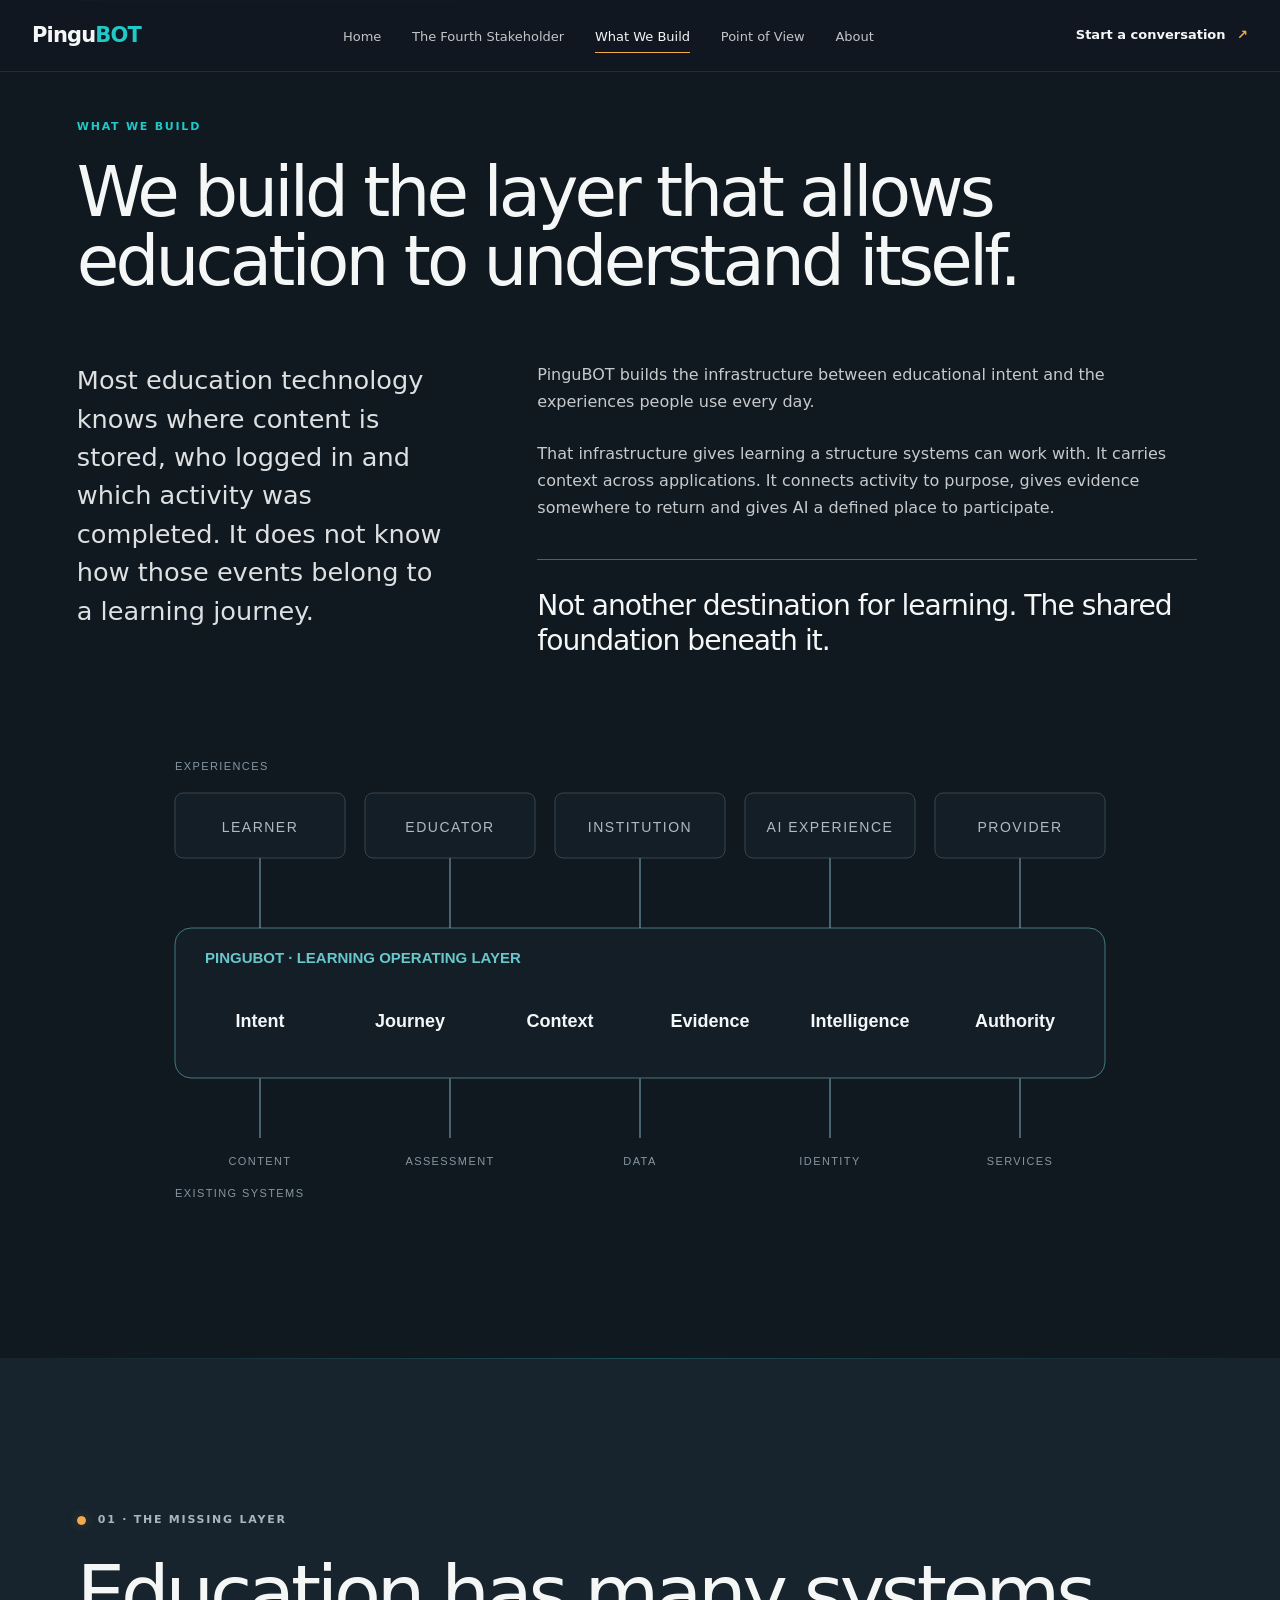
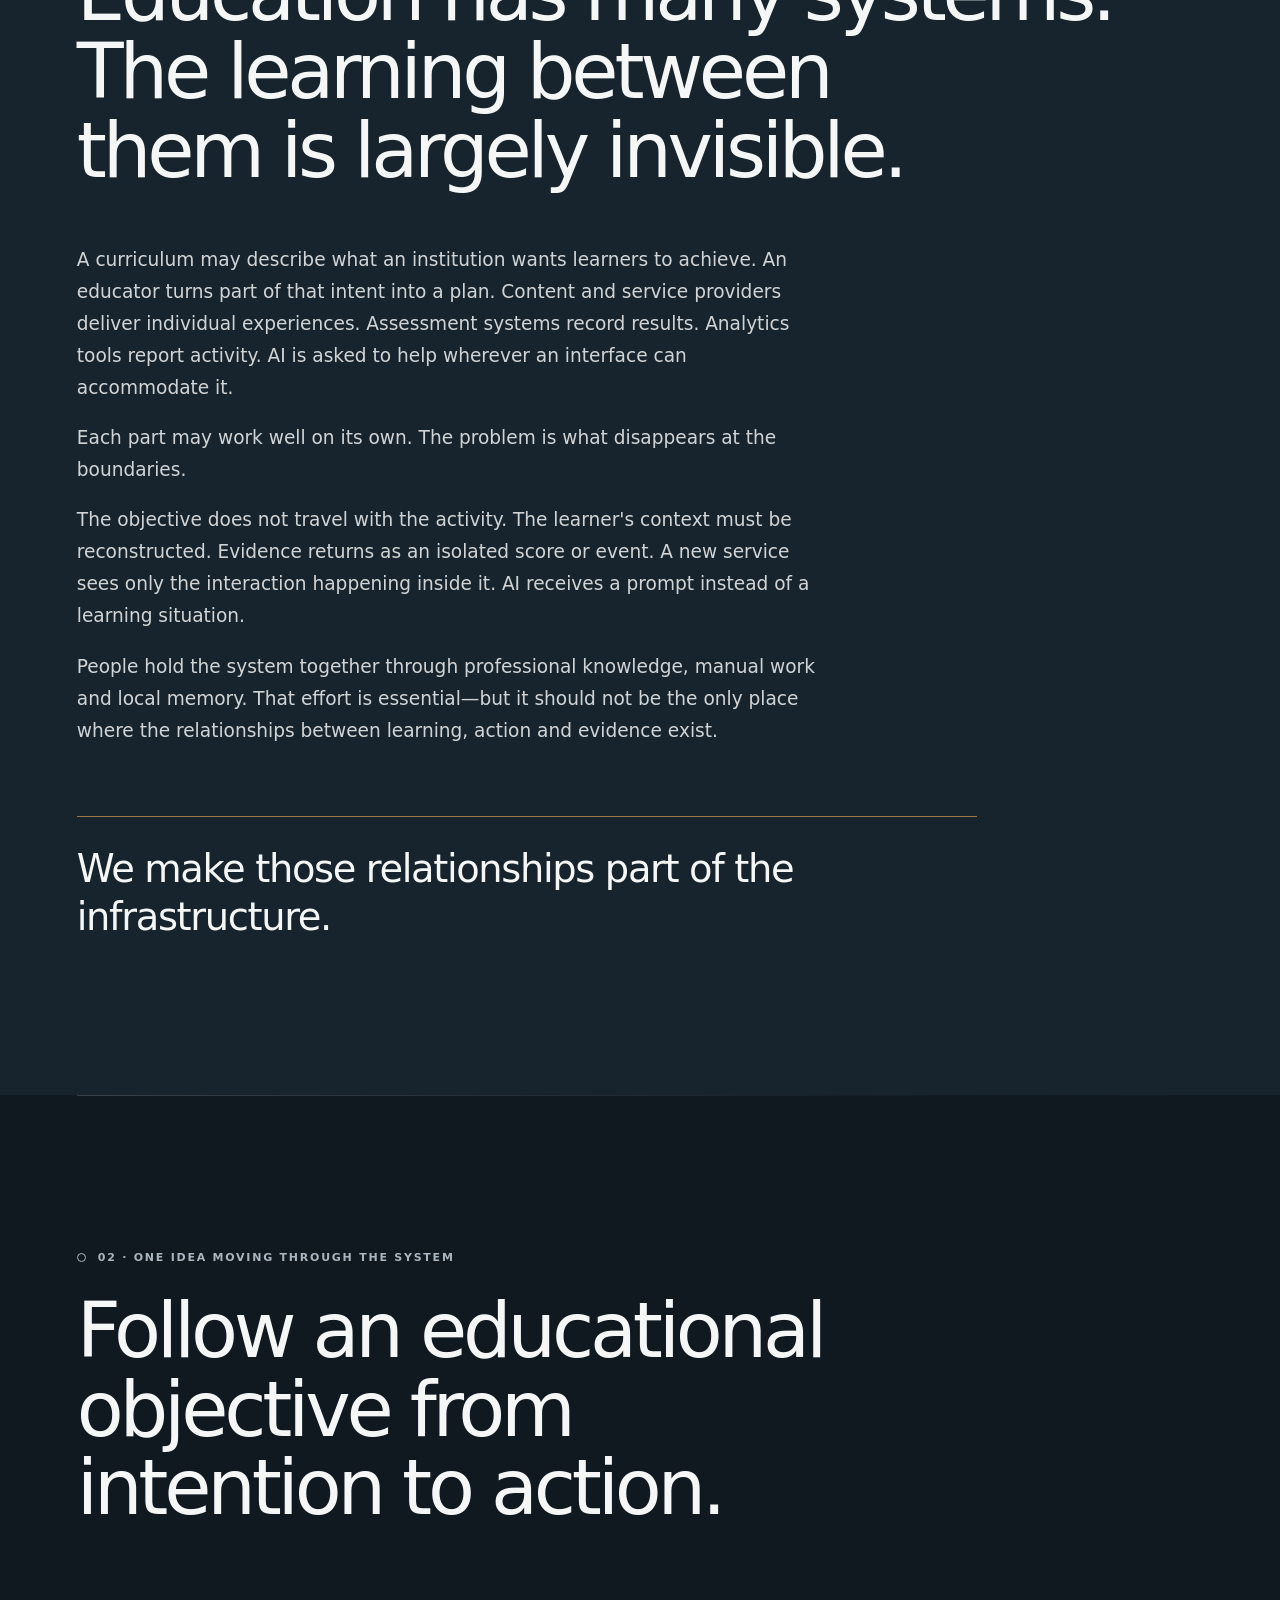
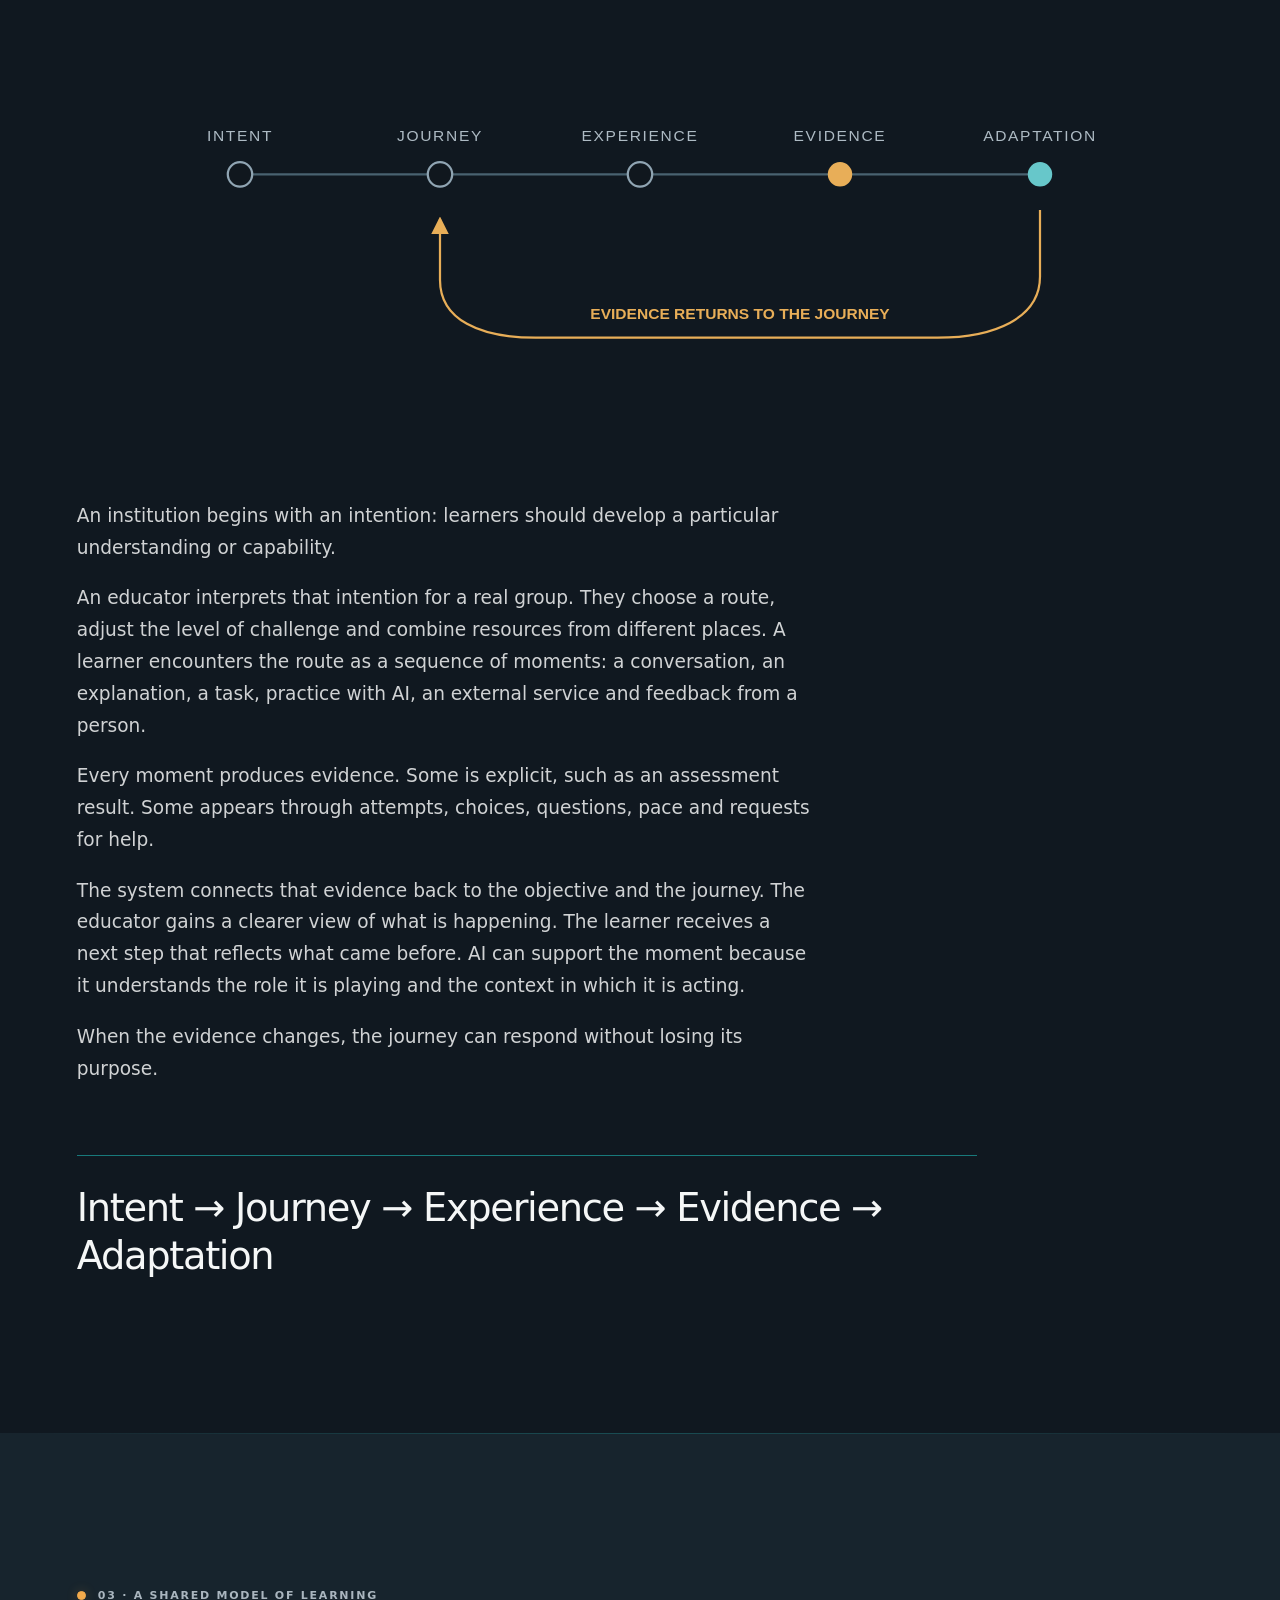
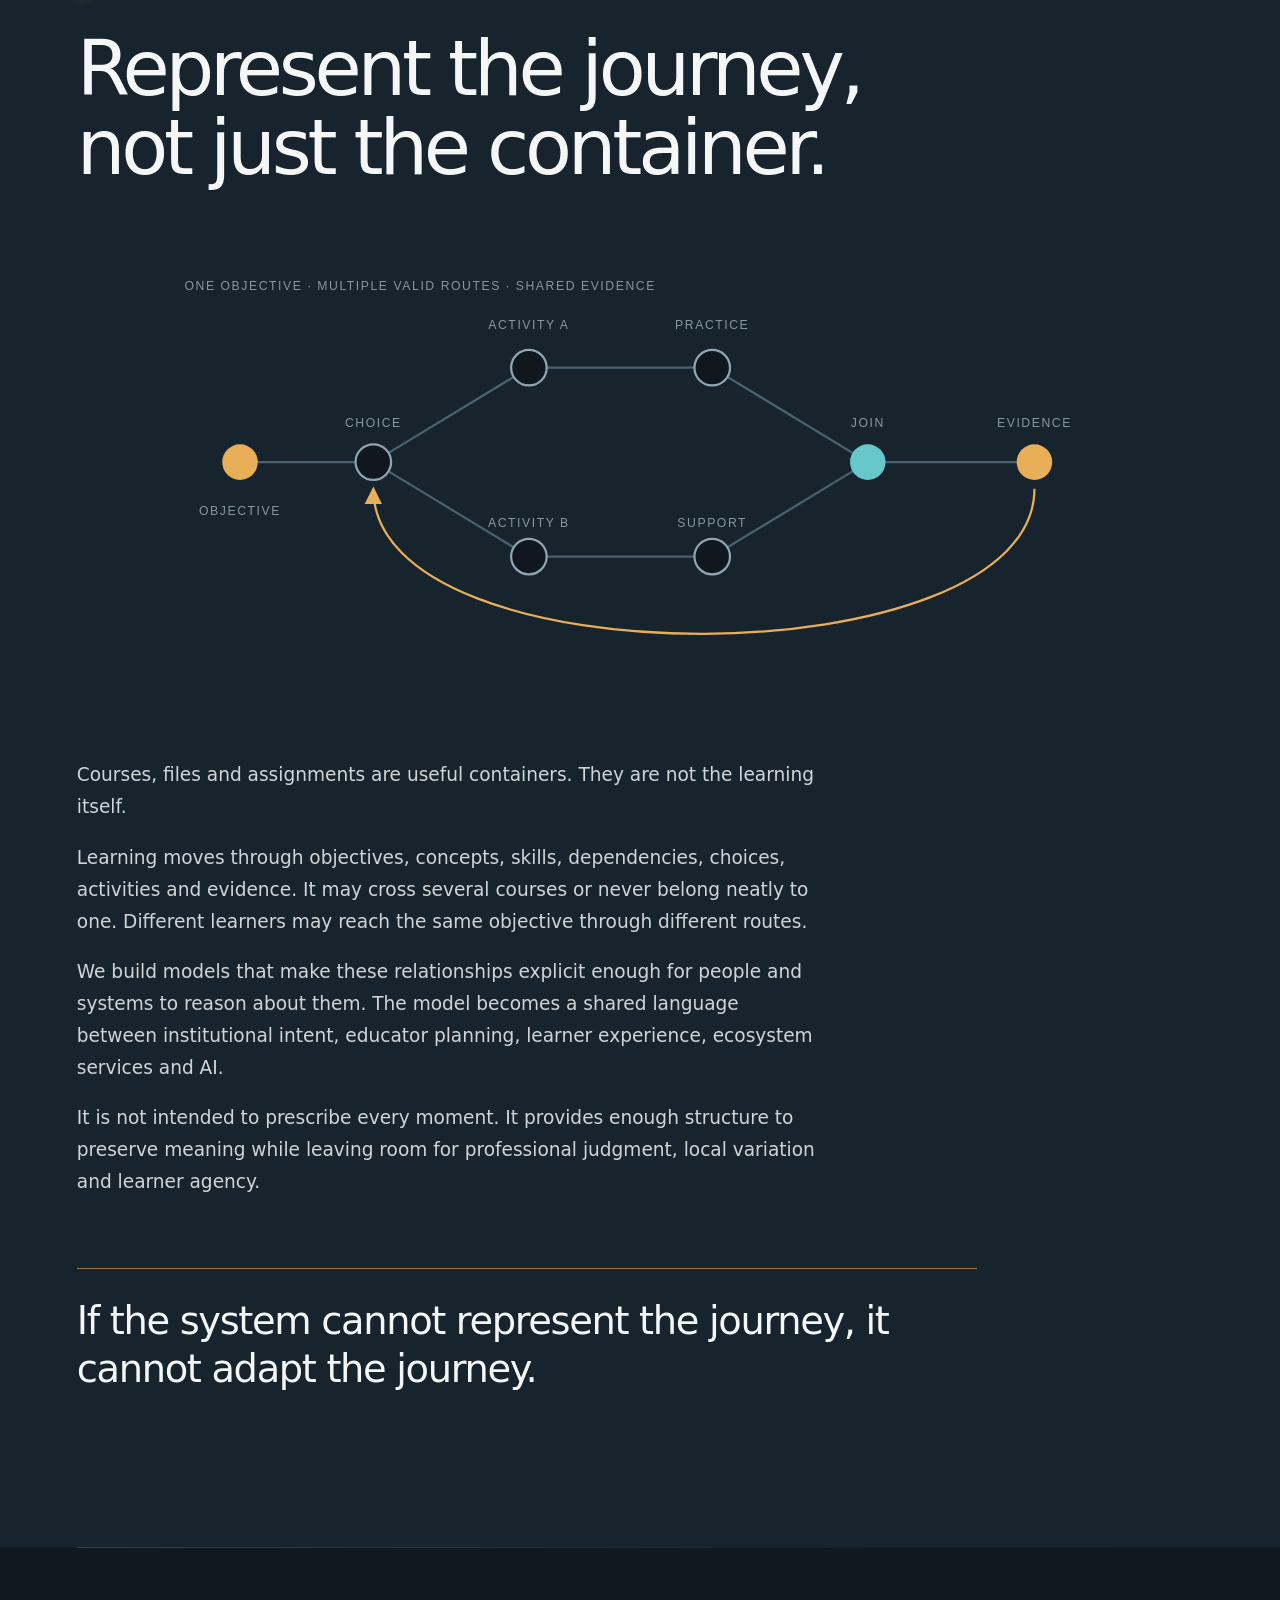
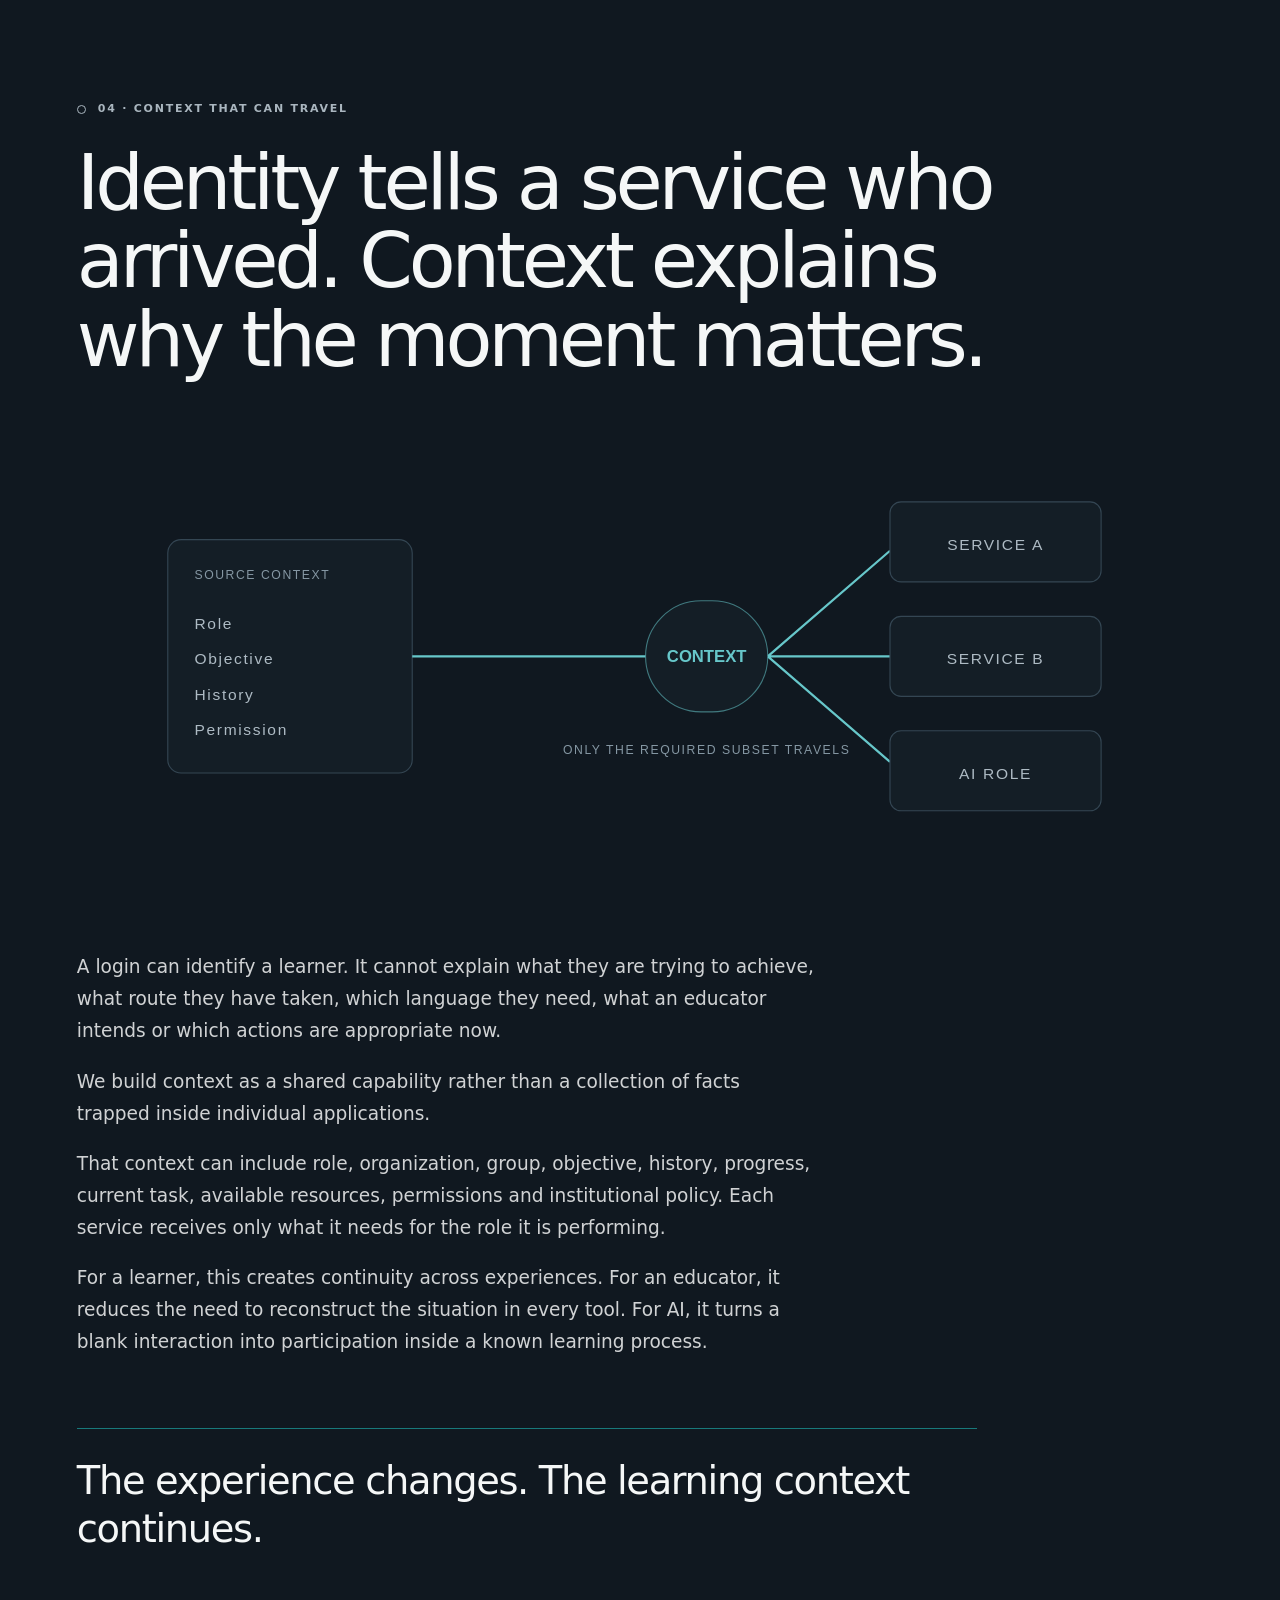
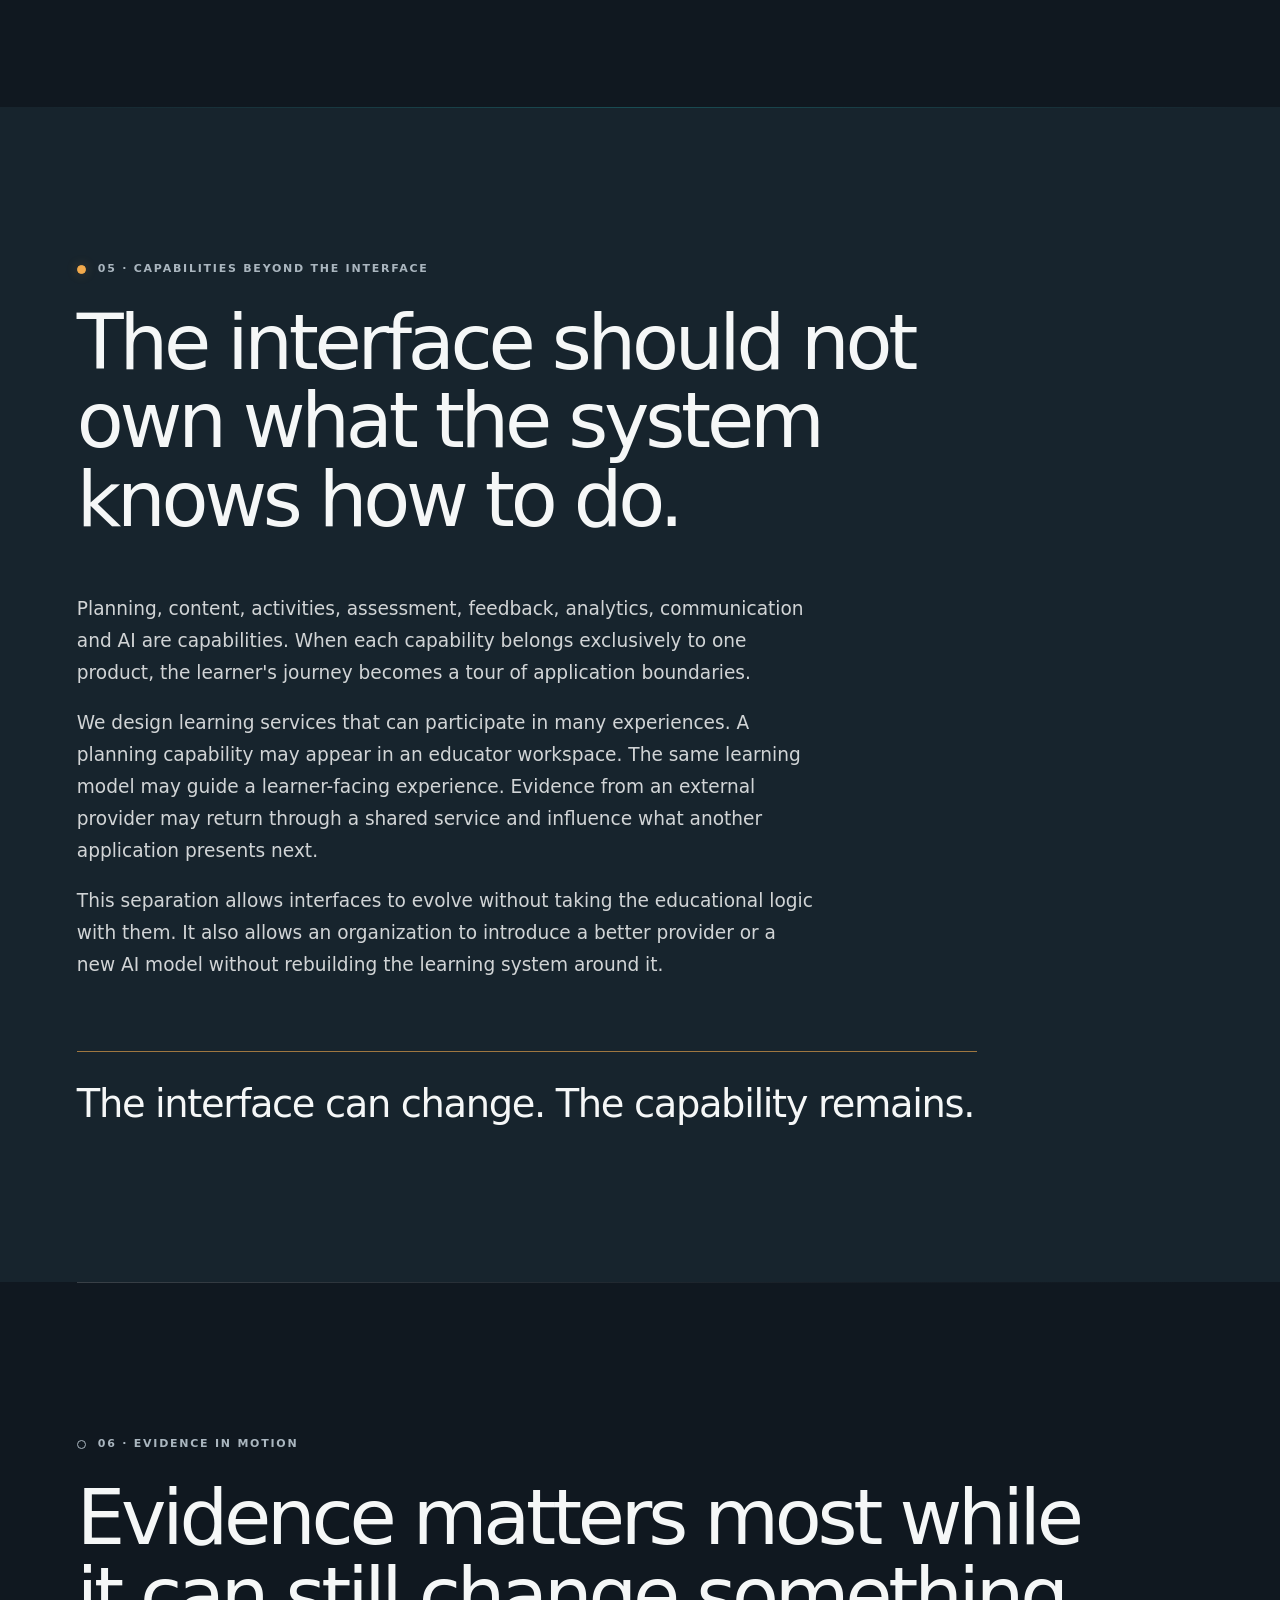
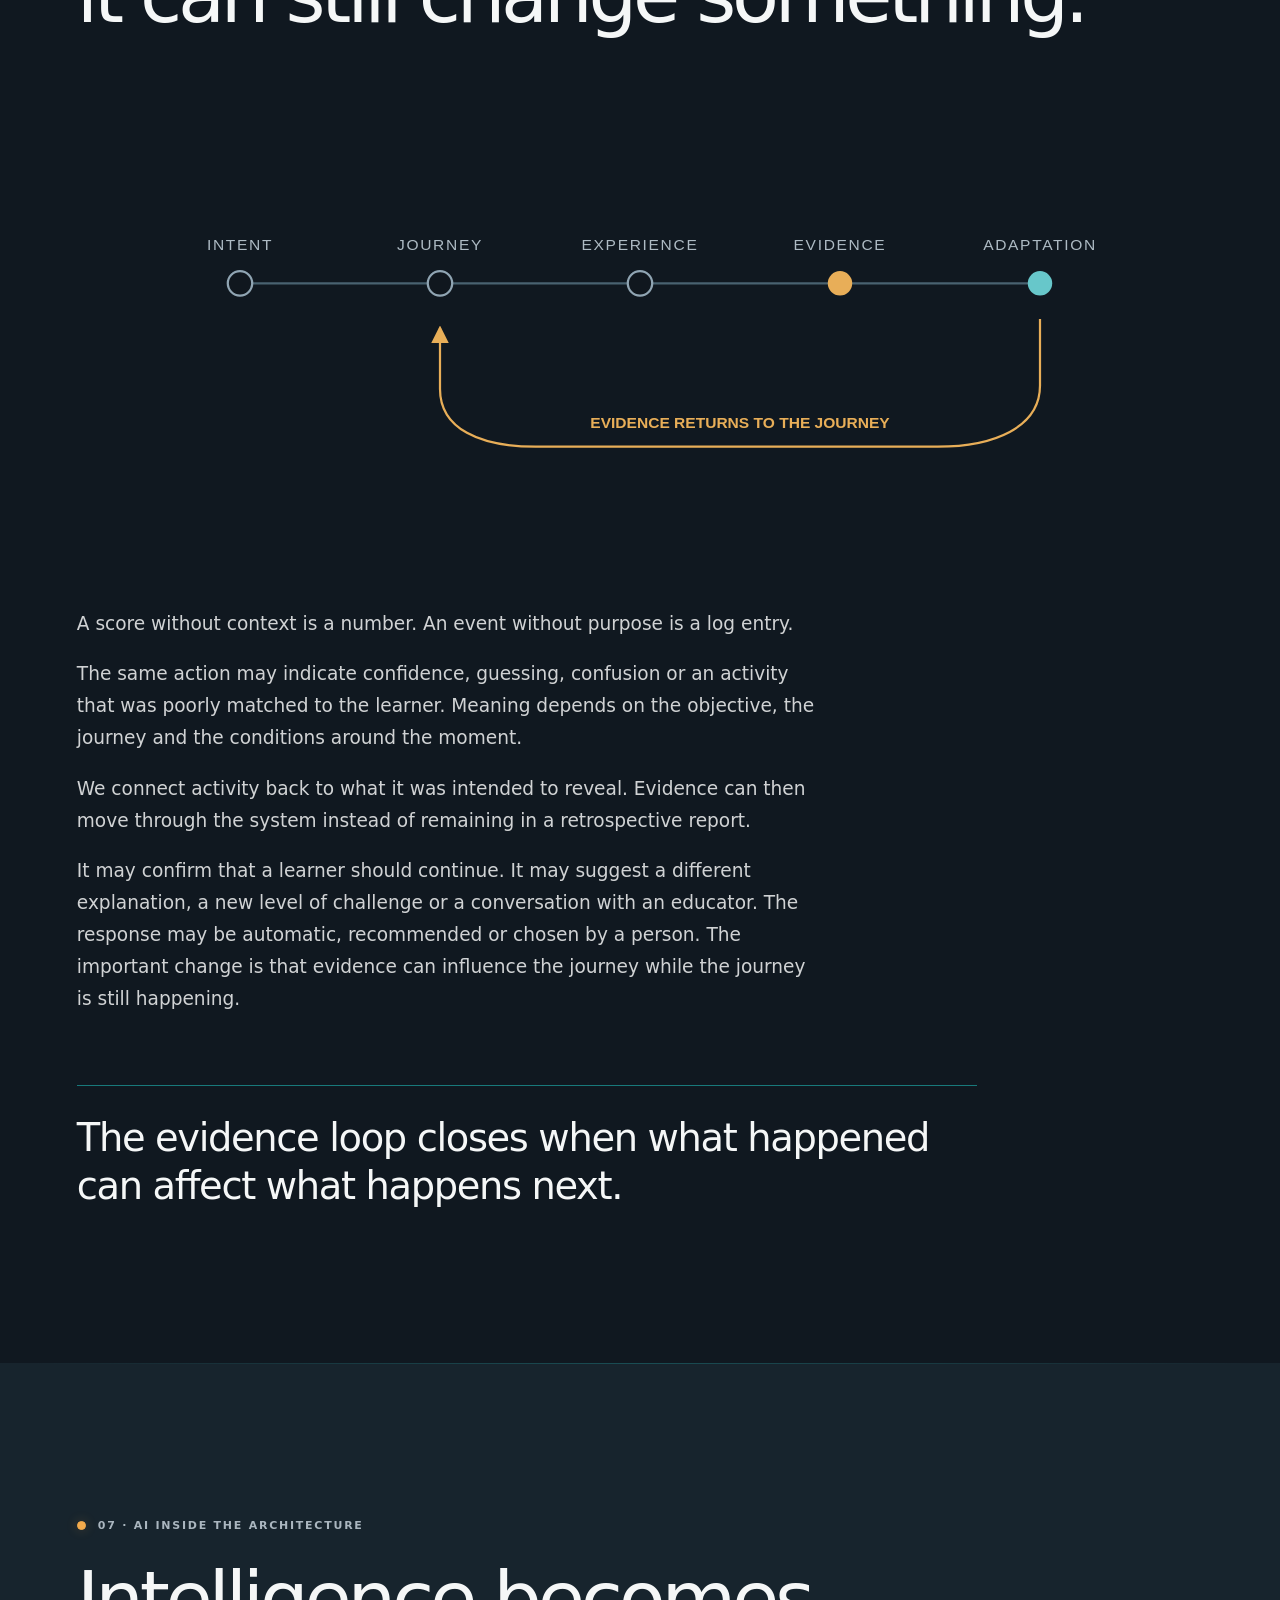
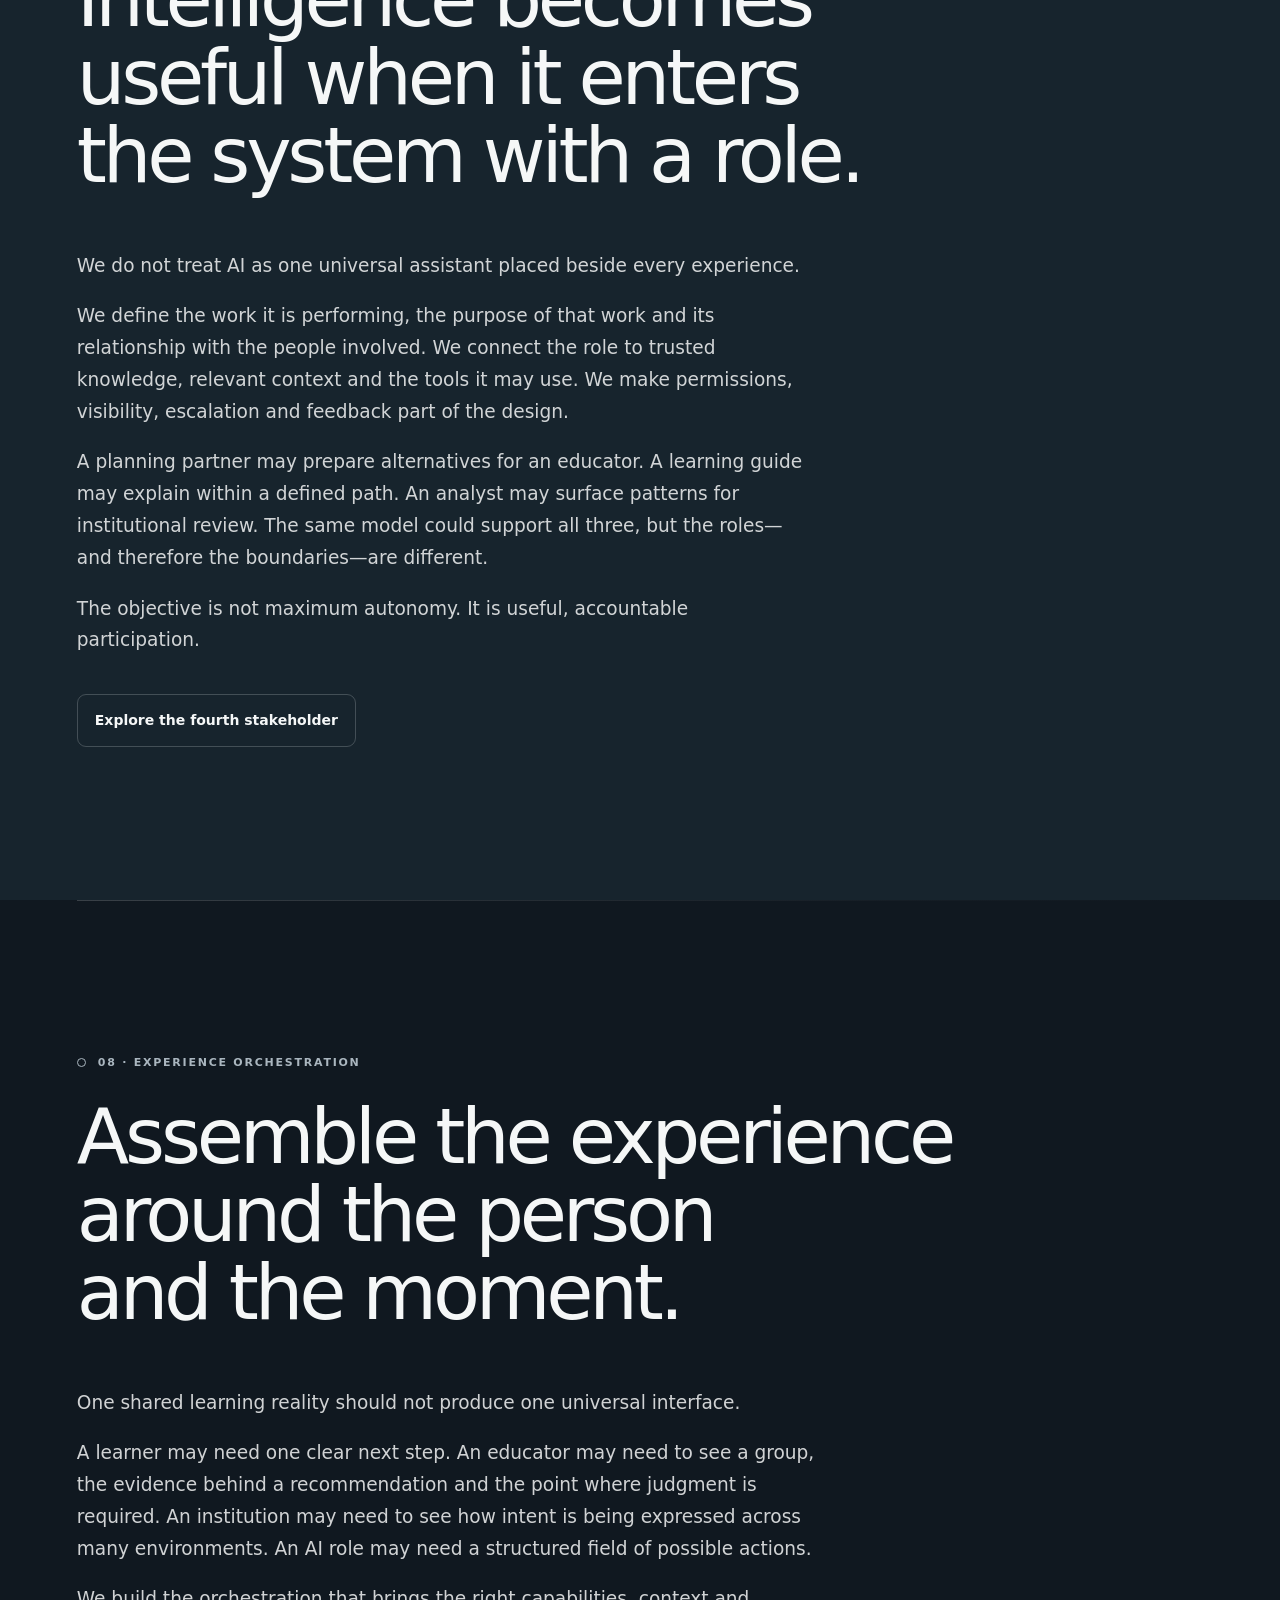
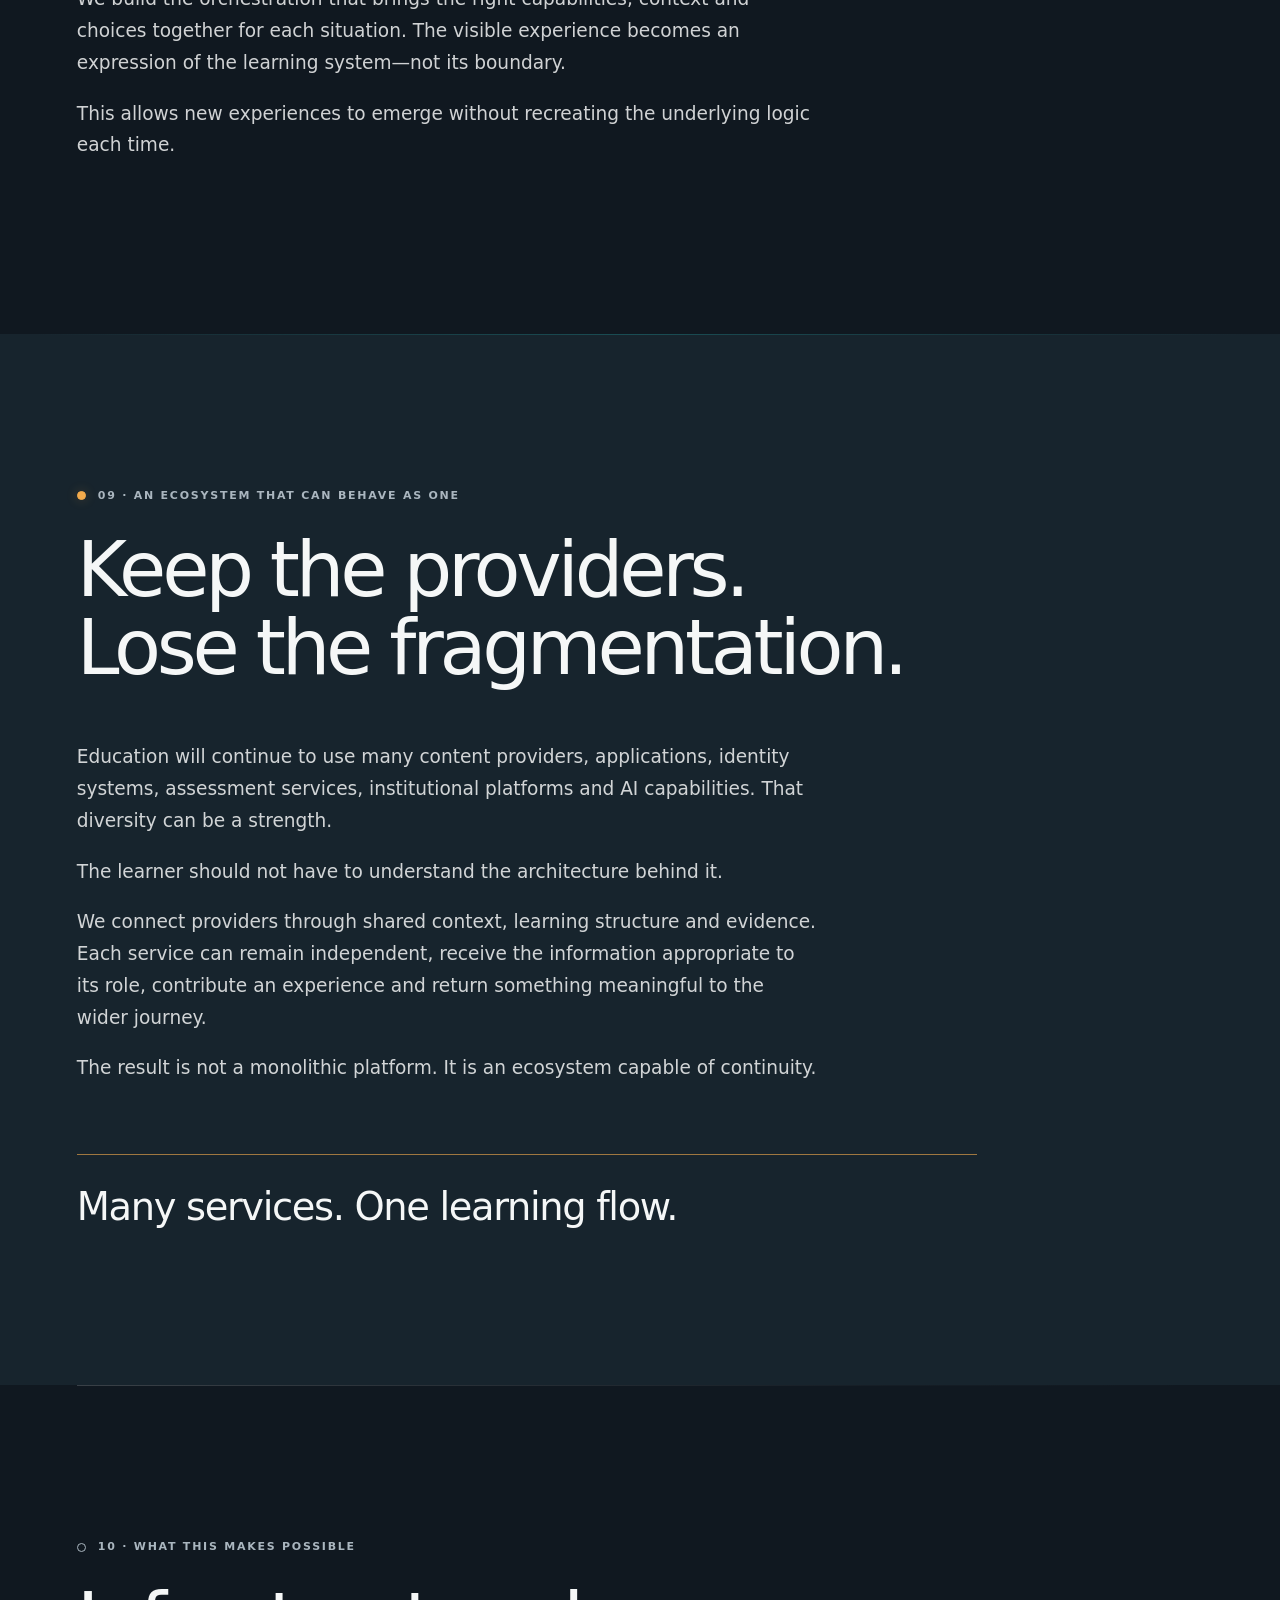
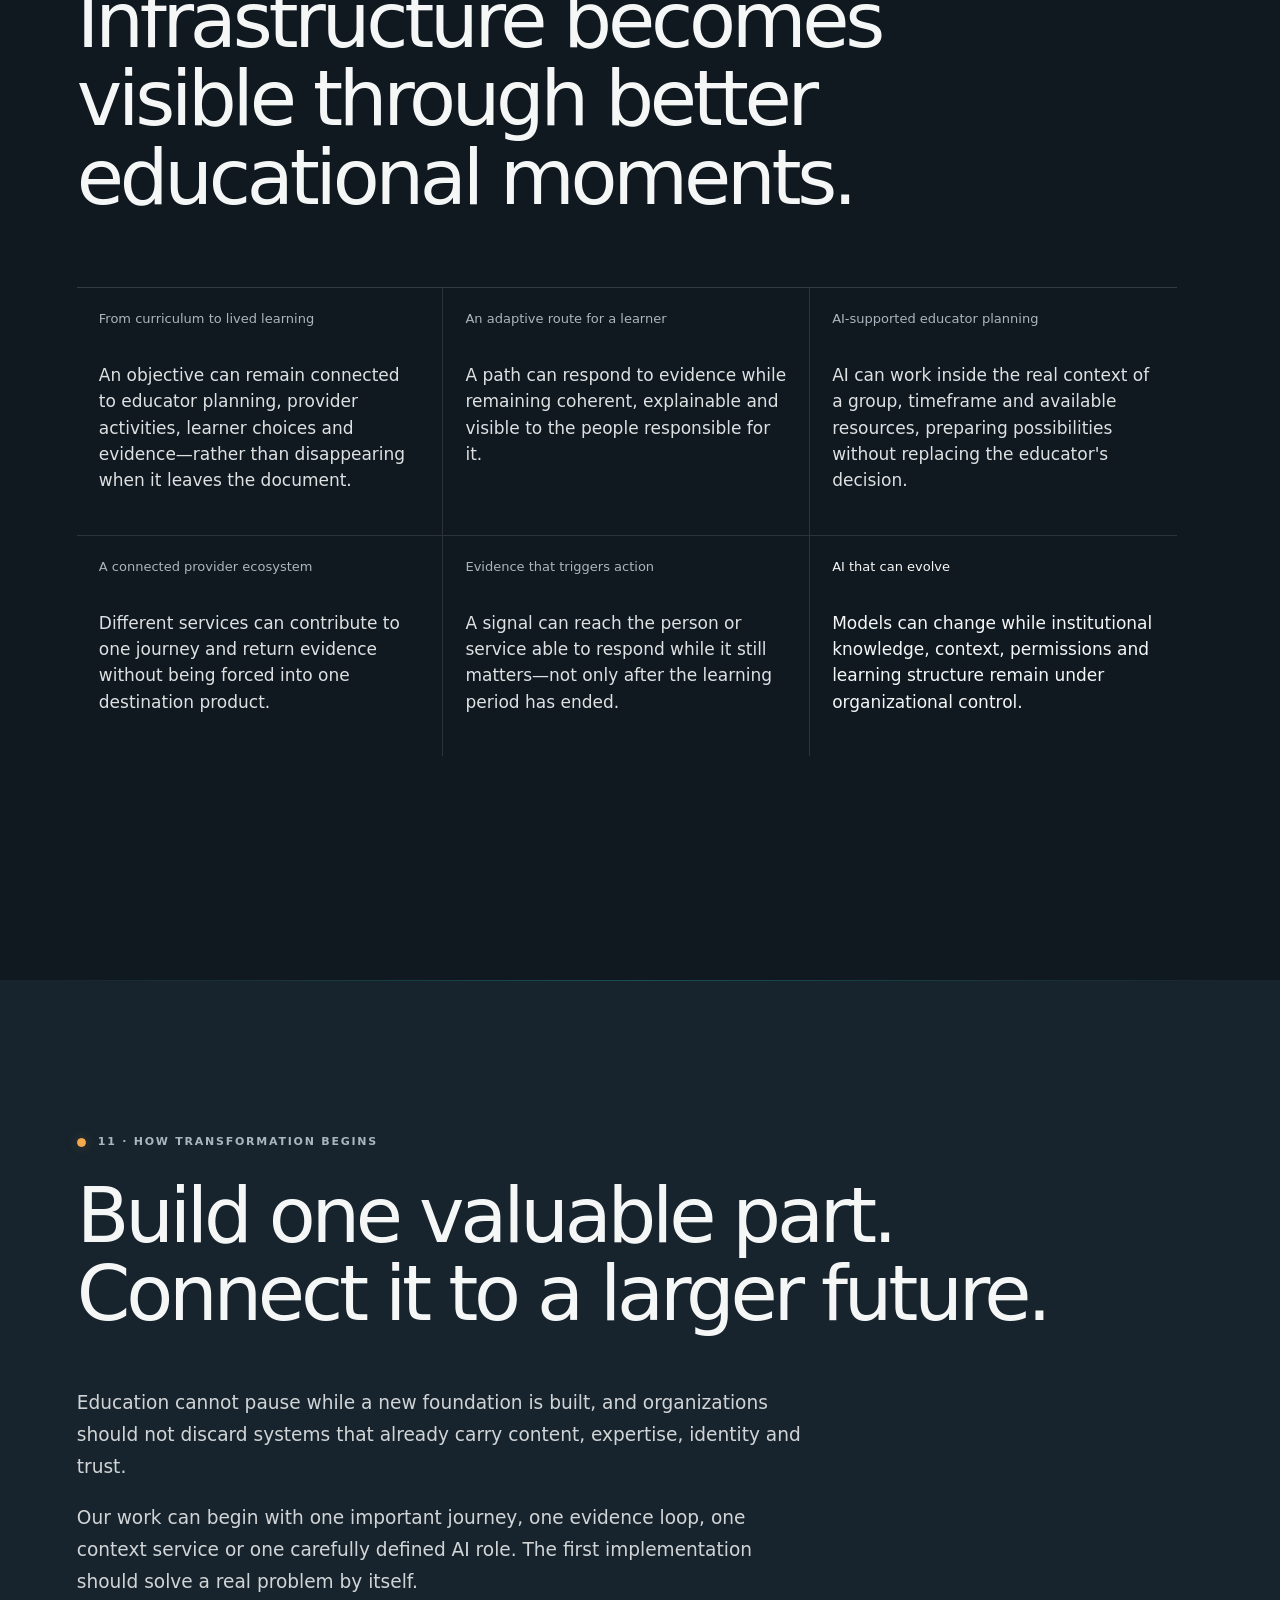
<file: what-we-build.html>
<!doctype html>
<html lang="en">
  <head>
    <meta charset="utf-8" />
    <meta name="viewport" content="width=device-width, initial-scale=1" />
    <title>What We Build — PinguBOT</title>
    <meta name="description" content="The infrastructure PinguBOT builds for adaptive, AI-native education." />
    <meta name="robots" content="index, follow, max-image-preview:large" />
    <meta name="theme-color" content="#10131a" />
    <link rel="icon" href="/assets/penguin-ai.png" type="image/png" />
    <link rel="apple-touch-icon" href="/assets/penguin-ai.png" />
    <link rel="canonical" href="https://pingubot.com/what-we-build" />
    <meta property="og:site_name" content="PinguBOT" />
    <meta property="og:type" content="website" />
    <meta property="og:locale" content="en_US" />
    <meta property="og:url" content="https://pingubot.com/what-we-build" />
    <meta property="og:title" content="What We Build — PinguBOT" />
    <meta property="og:description" content="The infrastructure PinguBOT builds for adaptive, AI-native education." />
    <meta property="og:image" content="https://pingubot.com/assets/penguin-ai.png" />
    <meta property="og:image:secure_url" content="https://pingubot.com/assets/penguin-ai.png" />
    <meta property="og:image:type" content="image/png" />
    <meta property="og:image:width" content="1254" />
    <meta property="og:image:height" content="1254" />
    <meta property="og:image:alt" content="PinguBOT's network penguin, representing connected AI-native learning infrastructure" />
    <meta name="twitter:card" content="summary_large_image" />
    <meta name="twitter:title" content="What We Build — PinguBOT" />
    <meta name="twitter:description" content="The infrastructure PinguBOT builds for adaptive, AI-native education." />
    <meta name="twitter:image" content="https://pingubot.com/assets/penguin-ai.png" />
    <meta name="twitter:image:alt" content="PinguBOT's network penguin, representing connected AI-native learning infrastructure" />
    <link rel="stylesheet" href="styles.css?v=20260830-7" />
    <script type="application/ld+json">
      {"@context":"https://schema.org","@type":"WebPage","@id":"https://pingubot.com/what-we-build#webpage","url":"https://pingubot.com/what-we-build","name":"What We Build — PinguBOT","description":"The infrastructure PinguBOT builds for adaptive, AI-native education.","isPartOf":{"@id":"https://pingubot.com/#website"},"about":{"@id":"https://pingubot.com/#organization"},"inLanguage":"en"}
    </script>
  </head>
  <body class="home-page inner-page build-page">
    <header class="site-header global-header">
      <a class="wordmark" href="/" aria-label="PinguBOT home">Pingu<span>BOT</span></a>
      <nav class="site-nav desktop-nav" aria-label="Main navigation"><a href="/">Home</a><a href="/fourth-stakeholder">The Fourth Stakeholder</a><a href="/what-we-build" aria-current="page">What We Build</a><a href="/point-of-view">Point of View</a><a href="/about">About</a></nav>
      <a class="nav-cta" href="/contact">Start a conversation <span aria-hidden="true">↗</span></a>
      <details class="mobile-menu"><summary><span>Menu</span><i aria-hidden="true"></i></summary><nav aria-label="Mobile navigation"><a href="/">Home</a><a href="/fourth-stakeholder">The Fourth Stakeholder</a><a href="/what-we-build" aria-current="page">What We Build</a><a href="/point-of-view">Point of View</a><a href="/about">About</a><a href="/contact">Start a conversation <span aria-hidden="true">↗</span></a></nav></details>
    </header>

    <main>
      <section class="page-intro build-hero">
        <div class="intro-heading">
          <p class="eyebrow">What We Build</p>
          <h1>We build the layer that allows education to understand itself.</h1>
        </div>
        <div class="intro-copy">
          <p class="lead">Most education technology knows where content is stored, who logged in and which activity was completed. It does not know how those events belong to a learning journey.</p>
          <div class="intro-detail">
            <p>PinguBOT builds the infrastructure between educational intent and the experiences people use every day.</p>
            <p>That infrastructure gives learning a structure systems can work with. It carries context across applications. It connects activity to purpose, gives evidence somewhere to return and gives AI a defined place to participate.</p>
            <p class="statement">Not another destination for learning. The shared foundation beneath it.</p>
          </div>
        </div>
        <svg class="system-illustration layer-system" role="img" aria-label="PinguBOT's learning operating layer connects experiences to existing systems"><use href="assets/system-diagrams.svg#operating-layer"></use></svg>
      </section>

      <section>
        <p class="section-label">01 · The missing layer</p>
        <h2>Education has many systems. The learning between them is largely invisible.</h2>
        <p>A curriculum may describe what an institution wants learners to achieve. An educator turns part of that intent into a plan. Content and service providers deliver individual experiences. Assessment systems record results. Analytics tools report activity. AI is asked to help wherever an interface can accommodate it.</p>
        <p>Each part may work well on its own. The problem is what disappears at the boundaries.</p>
        <p>The objective does not travel with the activity. The learner's context must be reconstructed. Evidence returns as an isolated score or event. A new service sees only the interaction happening inside it. AI receives a prompt instead of a learning situation.</p>
        <p>People hold the system together through professional knowledge, manual work and local memory. That effort is essential—but it should not be the only place where the relationships between learning, action and evidence exist.</p>
        <p class="statement">We make those relationships part of the infrastructure.</p>
      </section>

      <section>
        <p class="section-label">02 · One idea moving through the system</p>
        <h2>Follow an educational objective from intention to action.</h2>
        <svg class="system-illustration" role="img" aria-label="An educational idea moves from intent through a journey and returns as evidence"><use href="assets/system-diagrams.svg#adaptive-loop"></use></svg>
        <p>An institution begins with an intention: learners should develop a particular understanding or capability.</p>
        <p>An educator interprets that intention for a real group. They choose a route, adjust the level of challenge and combine resources from different places. A learner encounters the route as a sequence of moments: a conversation, an explanation, a task, practice with AI, an external service and feedback from a person.</p>
        <p>Every moment produces evidence. Some is explicit, such as an assessment result. Some appears through attempts, choices, questions, pace and requests for help.</p>
        <p>The system connects that evidence back to the objective and the journey. The educator gains a clearer view of what is happening. The learner receives a next step that reflects what came before. AI can support the moment because it understands the role it is playing and the context in which it is acting.</p>
        <p>When the evidence changes, the journey can respond without losing its purpose.</p>
        <p class="statement">Intent → Journey → Experience → Evidence → Adaptation</p>
      </section>

      <section>
        <p class="section-label">03 · A shared model of learning</p>
        <h2>Represent the journey, not just the container.</h2>
        <svg class="system-illustration" role="img" aria-label="A learning journey with branches, joins, activities and evidence"><use href="assets/system-diagrams.svg#journey-dag"></use></svg>
        <p>Courses, files and assignments are useful containers. They are not the learning itself.</p>
        <p>Learning moves through objectives, concepts, skills, dependencies, choices, activities and evidence. It may cross several courses or never belong neatly to one. Different learners may reach the same objective through different routes.</p>
        <p>We build models that make these relationships explicit enough for people and systems to reason about them. The model becomes a shared language between institutional intent, educator planning, learner experience, ecosystem services and AI.</p>
        <p>It is not intended to prescribe every moment. It provides enough structure to preserve meaning while leaving room for professional judgment, local variation and learner agency.</p>
        <p class="statement">If the system cannot represent the journey, it cannot adapt the journey.</p>
      </section>

      <section>
        <p class="section-label">04 · Context that can travel</p>
        <h2>Identity tells a service who arrived. Context explains why the moment matters.</h2>
        <svg class="system-illustration" role="img" aria-label="Relevant context travels between independent services and AI roles"><use href="assets/system-diagrams.svg#context-travels"></use></svg>
        <p>A login can identify a learner. It cannot explain what they are trying to achieve, what route they have taken, which language they need, what an educator intends or which actions are appropriate now.</p>
        <p>We build context as a shared capability rather than a collection of facts trapped inside individual applications.</p>
        <p>That context can include role, organization, group, objective, history, progress, current task, available resources, permissions and institutional policy. Each service receives only what it needs for the role it is performing.</p>
        <p>For a learner, this creates continuity across experiences. For an educator, it reduces the need to reconstruct the situation in every tool. For AI, it turns a blank interaction into participation inside a known learning process.</p>
        <p class="statement">The experience changes. The learning context continues.</p>
      </section>

      <section>
        <p class="section-label">05 · Capabilities beyond the interface</p>
        <h2>The interface should not own what the system knows how to do.</h2>
        <p>Planning, content, activities, assessment, feedback, analytics, communication and AI are capabilities. When each capability belongs exclusively to one product, the learner's journey becomes a tour of application boundaries.</p>
        <p>We design learning services that can participate in many experiences. A planning capability may appear in an educator workspace. The same learning model may guide a learner-facing experience. Evidence from an external provider may return through a shared service and influence what another application presents next.</p>
        <p>This separation allows interfaces to evolve without taking the educational logic with them. It also allows an organization to introduce a better provider or a new AI model without rebuilding the learning system around it.</p>
        <p class="statement">The interface can change. The capability remains.</p>
      </section>

      <section>
        <p class="section-label">06 · Evidence in motion</p>
        <h2>Evidence matters most while it can still change something.</h2>
        <svg class="system-illustration" role="img" aria-label="Evidence returns into the learning journey and changes the next step"><use href="assets/system-diagrams.svg#adaptive-loop"></use></svg>
        <p>A score without context is a number. An event without purpose is a log entry.</p>
        <p>The same action may indicate confidence, guessing, confusion or an activity that was poorly matched to the learner. Meaning depends on the objective, the journey and the conditions around the moment.</p>
        <p>We connect activity back to what it was intended to reveal. Evidence can then move through the system instead of remaining in a retrospective report.</p>
        <p>It may confirm that a learner should continue. It may suggest a different explanation, a new level of challenge or a conversation with an educator. The response may be automatic, recommended or chosen by a person. The important change is that evidence can influence the journey while the journey is still happening.</p>
        <p class="statement">The evidence loop closes when what happened can affect what happens next.</p>
      </section>

      <section>
        <p class="section-label">07 · AI inside the architecture</p>
        <h2>Intelligence becomes useful when it enters the system with a role.</h2>
        <p>We do not treat AI as one universal assistant placed beside every experience.</p>
        <p>We define the work it is performing, the purpose of that work and its relationship with the people involved. We connect the role to trusted knowledge, relevant context and the tools it may use. We make permissions, visibility, escalation and feedback part of the design.</p>
        <p>A planning partner may prepare alternatives for an educator. A learning guide may explain within a defined path. An analyst may surface patterns for institutional review. The same model could support all three, but the roles—and therefore the boundaries—are different.</p>
        <p>The objective is not maximum autonomy. It is useful, accountable participation.</p>
        <div class="actions"><a class="action" href="/fourth-stakeholder">Explore the fourth stakeholder</a></div>
      </section>

      <section>
        <p class="section-label">08 · Experience orchestration</p>
        <h2>Assemble the experience around the person and the moment.</h2>
        <p>One shared learning reality should not produce one universal interface.</p>
        <p>A learner may need one clear next step. An educator may need to see a group, the evidence behind a recommendation and the point where judgment is required. An institution may need to see how intent is being expressed across many environments. An AI role may need a structured field of possible actions.</p>
        <p>We build the orchestration that brings the right capabilities, context and choices together for each situation. The visible experience becomes an expression of the learning system—not its boundary.</p>
        <p>This allows new experiences to emerge without recreating the underlying logic each time.</p>
      </section>

      <section>
        <p class="section-label">09 · An ecosystem that can behave as one</p>
        <h2>Keep the providers. Lose the fragmentation.</h2>
        <p>Education will continue to use many content providers, applications, identity systems, assessment services, institutional platforms and AI capabilities. That diversity can be a strength.</p>
        <p>The learner should not have to understand the architecture behind it.</p>
        <p>We connect providers through shared context, learning structure and evidence. Each service can remain independent, receive the information appropriate to its role, contribute an experience and return something meaningful to the wider journey.</p>
        <p>The result is not a monolithic platform. It is an ecosystem capable of continuity.</p>
        <p class="statement">Many services. One learning flow.</p>
      </section>

      <section>
        <p class="section-label">10 · What this makes possible</p>
        <h2>Infrastructure becomes visible through better educational moments.</h2>
        <div class="review-grid">
          <div><h3>From curriculum to lived learning</h3><p>An objective can remain connected to educator planning, provider activities, learner choices and evidence—rather than disappearing when it leaves the document.</p></div>
          <div><h3>An adaptive route for a learner</h3><p>A path can respond to evidence while remaining coherent, explainable and visible to the people responsible for it.</p></div>
          <div><h3>AI-supported educator planning</h3><p>AI can work inside the real context of a group, timeframe and available resources, preparing possibilities without replacing the educator's decision.</p></div>
          <div><h3>A connected provider ecosystem</h3><p>Different services can contribute to one journey and return evidence without being forced into one destination product.</p></div>
          <div><h3>Evidence that triggers action</h3><p>A signal can reach the person or service able to respond while it still matters—not only after the learning period has ended.</p></div>
          <div><h3>AI that can evolve</h3><p>Models can change while institutional knowledge, context, permissions and learning structure remain under organizational control.</p></div>
        </div>
      </section>

      <section>
        <p class="section-label">11 · How transformation begins</p>
        <h2>Build one valuable part. Connect it to a larger future.</h2>
        <p>Education cannot pause while a new foundation is built, and organizations should not discard systems that already carry content, expertise, identity and trust.</p>
        <p>Our work can begin with one important journey, one evidence loop, one context service or one carefully defined AI role. The first implementation should solve a real problem by itself.</p>
        <p>At the same time, it should establish something reusable: a piece of shared structure, a capability that can serve another experience, or context that no longer has to be recreated in the next application.</p>
        <p>Over time, those pieces become an operating layer that is more coherent than any individual product.</p>
        <p class="statement">No clean slate. No all-or-nothing transformation.</p>
      </section>

      <section>
        <p class="section-label">Closing</p>
        <h2>We build the system beneath the next step.</h2>
        <p class="lead">The structure that preserves purpose. The context that makes a moment understandable. The services that make action possible. The evidence that allows the journey to respond. The boundaries that keep people in control.</p>
        <p>That is the infrastructure required for education where learners, educators, institutions and AI can operate on one shared understanding of learning.</p>
        <div class="actions"><a class="action primary" href="/contact">Discuss what you are trying to build</a></div>
      </section>
    </main>

    <footer class="site-footer designed-footer">
      <div class="footer-callout"><p>The future of education has already changed.</p><h2>The infrastructure now has to catch up.</h2><a class="footer-cta" href="/contact">Start a conversation <span aria-hidden="true">↗</span></a></div>
      <div class="footer-main"><div class="footer-brand"><a class="wordmark" href="/">Pingu<span>BOT</span></a><p>AI-native learning infrastructure for a world where learners, educators, institutions and AI operate inside one shared learning system.</p></div><nav class="footer-links" aria-label="Footer navigation"><span>Explore</span><a href="/">Home</a><a href="/fourth-stakeholder">The Fourth Stakeholder</a><a href="/point-of-view">Point of View</a><a href="/about">About</a></nav><div class="footer-principle"><span>Our premise</span><p>Many services.<br />One learning flow.</p></div></div>
      <div class="footer-bottom"><p>© PinguBOT Ltd.</p><p>Quiet infrastructure. <span>Living intelligence.</span></p></div>
    </footer>
  </body>
</html>
</file>
<file: styles.css>
:root {
  color: #17202a;
  background: #101820;
  font-family: Arial, Helvetica, sans-serif;
  font-synthesis: none;
  line-height: 1.6;
}

* {
  box-sizing: border-box;
}

body {
  margin: 0;
}

a {
  color: inherit;
}

.site-header,
.site-footer,
main {
  width: min(100% - 40px, 980px);
  margin-inline: auto;
}

.site-header {
  padding: 24px 0;
  border-bottom: 1px solid #c9c9c2;
}

.brand-row,
.site-nav,
.footer-row {
  display: flex;
  align-items: center;
  flex-wrap: wrap;
  gap: 12px 24px;
}

.brand-row {
  justify-content: space-between;
}

.wordmark {
  font-size: 20px;
  font-weight: 700;
  text-decoration: none;
}

.prototype-note,
.section-label,
.eyebrow {
  color: #66717c;
  font-size: 12px;
  font-weight: 700;
  letter-spacing: 0.08em;
  text-transform: uppercase;
}

.site-nav {
  margin-top: 20px;
}

.site-nav a {
  text-underline-offset: 4px;
}

.site-nav a[aria-current="page"] {
  font-weight: 700;
  text-decoration-thickness: 2px;
}

main {
  padding: 48px 0 80px;
}

section {
  padding: 52px 0;
  border-bottom: 1px solid #d8d8d2;
}

.hero,
.page-intro {
  padding-top: 24px;
}

h1,
h2,
h3,
p,
ul {
  max-width: 760px;
}

h1,
h2,
h3 {
  line-height: 1.15;
  text-wrap: balance;
}

h1 {
  margin: 16px 0 24px;
  font-size: clamp(44px, 8vw, 78px);
  letter-spacing: -0.045em;
}

h2 {
  margin: 12px 0 24px;
  font-size: clamp(30px, 5vw, 48px);
  letter-spacing: -0.03em;
}

h3 {
  margin: 28px 0 12px;
  font-size: 24px;
}

p,
li {
  font-size: 18px;
}

.lead {
  font-size: clamp(21px, 3vw, 28px);
  line-height: 1.45;
}

.stakeholders,
.sequence,
.short-lines {
  padding: 0;
  list-style: none;
}

.stakeholders li,
.sequence li,
.short-lines li {
  margin: 8px 0;
}

.statement {
  margin-top: 32px;
  padding-left: 20px;
  border-left: 4px solid #17202a;
  font-size: 22px;
  font-weight: 700;
}

.actions {
  display: flex;
  flex-wrap: wrap;
  gap: 12px;
  margin-top: 28px;
}

.action {
  display: inline-block;
  padding: 10px 14px;
  border: 1px solid #17202a;
  font-weight: 700;
  text-decoration: none;
}

.action.primary {
  color: #fff;
  background: #17202a;
}

.review-grid {
  display: grid;
  grid-template-columns: repeat(2, minmax(0, 1fr));
  gap: 32px;
  margin-top: 28px;
}

.review-grid > div {
  border-top: 2px solid #17202a;
}

form {
  max-width: 680px;
}

label {
  display: block;
  margin-top: 20px;
  font-weight: 700;
}

input,
textarea {
  width: 100%;
  margin-top: 6px;
  padding: 12px;
  color: inherit;
  background: #fff;
  border: 1px solid #9b9b94;
  font: inherit;
}

textarea {
  min-height: 180px;
  resize: vertical;
}

button {
  margin-top: 20px;
  padding: 12px 18px;
  color: #fff;
  background: #17202a;
  border: 0;
  font: inherit;
  font-weight: 700;
  cursor: pointer;
}

.site-footer {
  padding: 32px 0 48px;
  border-top: 1px solid #c9c9c2;
}

.footer-row {
  justify-content: space-between;
}

.footer-links {
  display: flex;
  flex-wrap: wrap;
  gap: 8px 18px;
}

@media (max-width: 680px) {
  .site-header,
  .site-footer,
  main {
    width: min(100% - 28px, 980px);
  }

  .review-grid {
    grid-template-columns: 1fr;
  }

  section {
    padding: 40px 0;
  }
}

/* Shared navigation and footer for designed pages */
.home-page .desktop-nav a {
  position: relative;
  padding: 21px 0 18px;
}

.home-page .desktop-nav a[aria-current="page"]::after {
  position: absolute;
  right: 0;
  bottom: 12px;
  left: 0;
  height: 1px;
  background: var(--ai-cyan);
  content: "";
}

.mobile-menu { display: none; }
.mobile-menu summary { list-style: none; }
.mobile-menu summary::-webkit-details-marker { display: none; }

.home-page .designed-footer {
  width: 100%;
  max-width: none;
  padding: 0;
  border: 0;
  color: var(--slate);
  background: var(--deep-midnight);
}

.footer-callout,
.footer-main,
.footer-bottom {
  width: min(calc(100% - 64px), 1228px);
  margin-inline: auto;
}

.footer-callout {
  position: relative;
  padding: clamp(100px,12vw,180px) 0;
  border-bottom: 1px solid rgba(245,247,247,.12);
}

.home-page .footer-callout > p {
  margin: 0 0 20px;
  color: var(--slate);
  font-size: 12px;
  letter-spacing: .13em;
  text-transform: uppercase;
}

.home-page .footer-callout h2 {
  max-width: 920px;
  margin: 0;
  color: var(--arctic);
  font-size: clamp(48px,6.4vw,88px);
  font-weight: 500;
  line-height: 1;
  letter-spacing: -.055em;
}

.footer-cta {
  position: absolute;
  right: 0;
  bottom: clamp(100px,12vw,180px);
  display: grid;
  width: 150px;
  height: 150px;
  place-content: center;
  padding: 20px;
  border: 1px solid rgba(32,200,199,.55);
  border-radius: 50%;
  color: var(--arctic);
  font-size: 13px;
  font-weight: 600;
  line-height: 1.4;
  text-align: center;
  text-decoration: none;
  transition: color 300ms ease, background 300ms ease, transform 300ms ease;
}
.footer-cta span { color: var(--ai-cyan); }
.footer-cta:hover { color: var(--midnight); background: var(--ai-cyan); transform: rotate(-4deg); }
.footer-cta:hover span { color: var(--midnight); }

.footer-main {
  display: grid;
  grid-template-columns: 1.5fr .8fr .7fr;
  gap: clamp(50px,8vw,130px);
  padding: 76px 0 92px;
}

.home-page .footer-brand .wordmark {
  display: inline-block;
  margin-bottom: 25px;
  color: var(--arctic);
  font-size: 25px;
}
.home-page .footer-brand .wordmark span { color: var(--ai-cyan); }
.footer-brand p { max-width: 440px; margin: 0; color: rgba(245,247,247,.67); font-size: 15px; line-height: 1.7; }

.home-page .designed-footer .footer-links {
  display: flex;
  align-items: flex-start;
  flex-direction: column;
  gap: 12px;
}
.footer-links > span,
.footer-principle > span {
  display: block;
  margin-bottom: 13px;
  color: rgba(170,182,191,.62);
  font-size: 10px;
  letter-spacing: .15em;
  text-transform: uppercase;
}
.home-page .designed-footer .footer-links a { color: rgba(245,247,247,.8); font-size: 14px; }
.home-page .designed-footer .footer-links a:hover { color: var(--ai-cyan); }
.footer-principle p { margin: 0; color: var(--arctic); font-size: 22px; line-height: 1.35; }

.footer-bottom {
  display: flex;
  justify-content: space-between;
  padding: 22px 0 28px;
  border-top: 1px solid rgba(245,247,247,.1);
}
.footer-bottom p { margin: 0; color: rgba(170,182,191,.62); font-size: 11px; letter-spacing: .08em; }
.footer-bottom span { color: var(--ai-cyan); }

@media (max-width: 1120px) {
  .footer-callout h2 { padding-right: 170px; }
}

@media (max-width: 980px) {
  .home-page .site-header.global-header {
    display: flex;
    align-items: center;
    right: 0;
    left: 0;
    width: auto;
    min-height: 64px;
    padding: 0 20px;
    transform: none;
  }
  .home-page .global-header .desktop-nav,
  .home-page .global-header > .nav-cta { display: none; }
  .home-page .global-header .wordmark { margin-right: auto; }
  .mobile-menu { position: static; display: block; margin-left: auto; }
  .mobile-menu summary {
    display: flex;
    align-items: center;
    gap: 10px;
    padding: 18px 0;
    color: var(--arctic);
    cursor: pointer;
    font-size: 12px;
    font-weight: 600;
  }
  .mobile-menu summary i,
  .mobile-menu summary i::before {
    display: block;
    width: 17px;
    height: 1px;
    background: var(--arctic);
    content: "";
    transition: transform 250ms ease;
  }
  .mobile-menu summary i::before { transform: translateY(5px); }
  .mobile-menu[open] summary i { transform: rotate(45deg); }
  .mobile-menu[open] summary i::before { transform: rotate(-90deg); }
  .mobile-menu nav {
    position: fixed;
    top: 64px;
    right: 0;
    left: 0;
    z-index: 1000;
    display: flex;
    flex-direction: column;
    width: auto;
    max-height: calc(100dvh - 64px);
    margin: 0;
    padding: 12px 17px 18px;
    overflow-y: auto;
    border: 1px solid rgba(245,247,247,.11);
    border-radius: 12px;
    background: rgba(11,18,24,.98);
    box-shadow: 0 20px 50px rgba(0,0,0,.35);
  }
  .home-page .mobile-menu nav a,
  .home-page .mobile-menu nav a[aria-current="page"] {
    display: flex;
    justify-content: space-between;
    padding: 15px 3px;
    border-bottom: 1px solid rgba(245,247,247,.08);
    color: rgba(245,247,247,.82);
    font-size: 15px;
    text-decoration: none;
  }
  .home-page .mobile-menu nav a[aria-current="page"] { color: var(--ai-cyan); }
  .home-page .mobile-menu nav a:last-child { margin-top: 8px; border-bottom: 0; color: var(--arctic); }
  .footer-callout h2 { padding-right: 0; }
  .footer-cta { position: static; width: auto; height: auto; margin-top: 42px; border-radius: 9px; }
  .footer-main { grid-template-columns: 1.4fr .8fr; }
  .footer-principle { display: none; }
}

@media (max-width: 560px) {
  .footer-callout,
  .footer-main,
  .footer-bottom { width: calc(100% - 44px); }
  .footer-main { grid-template-columns: 1fr; gap: 54px; padding: 66px 0; }
  .footer-bottom { align-items: flex-start; flex-direction: column; gap: 9px; }
}

/* Home — visual direction */
.home-page {
  --midnight: #101820;
  --deep-midnight: #0b1218;
  --raised-midnight: #17242d;
  --ai-cyan: #20c8c7;
  --warm-signal: #f2aa4c;
  --slate: #aab6bf;
  --arctic: #f5f7f7;
  color: var(--arctic);
  background: var(--midnight);
  font-family: Manrope, Inter, "Segoe UI", system-ui, sans-serif;
  overflow-x: hidden;
}

.home-page::before {
  position: fixed;
  inset: 0;
  z-index: -1;
  background: radial-gradient(circle at 78% 12%, rgba(32, 200, 199, 0.055), transparent 28%);
  content: "";
  pointer-events: none;
}

.home-page .site-header {
  position: fixed;
  top: 0;
  right: 0;
  left: 0;
  z-index: 20;
  display: grid;
  grid-template-columns: auto 1fr auto;
  align-items: center;
  width: auto;
  min-height: 72px;
  margin: 0;
  padding: 0 max(32px, calc((100vw - 1400px) / 2 + 32px));
  border: 0;
  border-bottom: 1px solid rgba(245,247,247,.09);
  background: rgba(16,24,32,.94);
  transform: none;
}

.home-page .brand-row { display: contents; }

.home-page .wordmark {
  grid-column: 1;
  color: var(--arctic);
  font-size: 21px;
  font-weight: 600;
  letter-spacing: -0.04em;
}

.home-page .wordmark span { color: var(--ai-cyan); }

.home-page .site-nav {
  grid-column: 2;
  grid-row: 1;
  justify-content: center;
  gap: clamp(18px, 2.4vw, 38px);
  margin: 0;
}

.home-page .site-nav a {
  color: rgba(245, 247, 247, 0.78);
  font-size: 13px;
  font-weight: 500;
  text-decoration: none;
  transition: color 250ms ease;
}

.home-page .site-nav a:hover,
.home-page .site-nav a:focus-visible { color: var(--arctic); }
.home-page .site-nav a[aria-current="page"],
.home-page .site-nav a:last-child { display: block; }

.home-page .nav-cta {
  grid-column: 3;
  color: var(--arctic);
  font-size: 13px;
  font-weight: 600;
  text-decoration: none;
}

.home-page .nav-cta span { margin-left: 7px; color: var(--ai-cyan); }

.home-page main {
  width: 100%;
  padding: 0;
}

.home-page section {
  position: relative;
  width: min(100%, 1400px);
  margin: 0 auto;
  padding: clamp(110px, 12vw, 190px) clamp(32px, 6vw, 86px);
  border: 0;
}

.home-page section:not(.hero)::before {
  position: absolute;
  top: 0;
  left: clamp(32px, 6vw, 86px);
  width: calc(100% - clamp(64px, 12vw, 172px));
  height: 1px;
  background: linear-gradient(90deg, rgba(244,247,248,.18), rgba(244,247,248,.025) 72%, transparent);
  content: "";
}

.home-page .section-label {
  display: flex;
  align-items: center;
  gap: 12px;
  max-width: none;
  margin: 0 0 26px;
  color: var(--slate);
  font-size: 11px;
  font-weight: 600;
  letter-spacing: 0.16em;
}

.home-page .section-label::before {
  width: 7px;
  height: 7px;
  border: 1px solid currentColor;
  border-radius: 50%;
  content: "";
}

.home-page .hero .section-label::before { display: none; }
.home-page .hero .section-label span {
  width: 7px;
  height: 7px;
  border-radius: 50%;
  background: var(--warm-signal);
  box-shadow: 0 0 16px rgba(230,164,75,.45);
}

.home-page h1,
.home-page h2,
.home-page h3 { font-weight: 500; }

.home-page h2 {
  max-width: 1040px;
  margin: 0 0 54px;
  color: var(--arctic);
  font-size: clamp(46px, 6vw, 82px);
  line-height: 1.02;
  letter-spacing: -0.055em;
}

.home-page section > p:not(.section-label):not(.statement):not(.hero-footnote),
.home-page section > ul {
  max-width: 740px;
  margin-left: 0;
  color: rgba(245,247,247,.84);
  font-size: clamp(17px, 1.45vw, 20px);
  line-height: 1.72;
}

.home-page section > p strong { color: var(--arctic); font-weight: 550; }

.home-page .statement {
  max-width: 900px;
  margin: 70px 0 0;
  padding: 28px 0 0;
  border: 0;
  border-top: 1px solid rgba(32,200,199,.55);
  color: var(--arctic);
  font-size: clamp(25px, 3vw, 42px);
  font-weight: 500;
  line-height: 1.25;
  letter-spacing: -0.035em;
}

.home-page .hero {
  display: grid;
  grid-template-columns: minmax(0, 1.15fr) minmax(420px, .85fr);
  align-items: center;
  width: min(100%, 1500px);
  min-height: 100svh;
  padding-top: 140px;
  padding-bottom: 72px;
}

.home-page .hero-copy { position: relative; z-index: 3; }

.home-page .hero h1 {
  max-width: 900px;
  margin: 0 0 36px;
  font-size: clamp(62px, 7.2vw, 112px);
  font-weight: 500;
  line-height: .94;
  letter-spacing: -0.065em;
}

.home-page .hero h1 em { color: var(--ai-cyan); font-style: normal; }

.home-page .stakeholder-line {
  display: flex;
  flex-wrap: wrap;
  gap: 7px 18px;
  margin: 0 0 30px;
  color: rgba(245,247,247,.8);
  font-size: clamp(16px, 1.4vw, 20px);
}

.home-page .stakeholder-line strong { color: var(--ai-cyan); font-weight: 600; }

.home-page .hero-summary {
  max-width: 625px;
  margin: 0;
  color: rgba(245,247,247,.78);
  font-size: clamp(17px, 1.45vw, 20px);
  line-height: 1.65;
}

.home-page .actions { gap: 13px; margin-top: 38px; }
.home-page .action {
  display: inline-flex;
  align-items: center;
  justify-content: space-between;
  min-width: 182px;
  padding: 14px 17px;
  border: 1px solid rgba(244,247,248,.2);
  border-radius: 9px;
  color: var(--arctic);
  font-size: 14px;
  font-weight: 600;
  transition: border-color 250ms ease, background 250ms ease, transform 250ms ease;
}

.home-page .action:hover { border-color: rgba(244,247,248,.55); transform: translateY(-2px); }
.home-page .action.primary { color: var(--midnight); background: var(--warm-signal); border-color: var(--warm-signal); }
.home-page .action.primary span { color: var(--midnight); }

.home-page .hero-footnote {
  position: absolute;
  right: clamp(32px,6vw,86px);
  bottom: 34px;
  margin: 0;
  color: rgba(244,247,248,.46);
  font-size: 11px;
  letter-spacing: .13em;
  text-transform: uppercase;
}
.home-page .hero-footnote span { color: var(--ai-cyan); }

.gap-visual {
  max-width: 1100px;
  margin: 72px 0;
  color: var(--slate);
}

.gap-visual { display: grid; grid-template-columns: 1fr minmax(120px,.35fr) .8fr; align-items: center; }
.context-stack { display: grid; grid-template-columns: 1fr 1fr; border: 1px solid rgba(244,247,248,.14); }
.context-stack span { padding: 22px; border: 1px solid rgba(244,247,248,.07); font-size: 13px; }
.broken-path { display: flex; align-items: center; color: var(--warm-signal); }
.broken-path i { width: 45%; height: 1px; background: rgba(230,164,75,.4); }
.broken-path b { display: grid; width: 36px; height: 36px; place-items: center; border: 1px solid rgba(230,164,75,.5); border-radius: 50%; font-weight: 500; }
.ai-position { padding: 34px; border-left: 1px solid var(--ai-cyan); color: var(--ai-cyan); font-size: 28px; }
.ai-position span { display: block; margin-top: 8px; color: var(--slate); font-size: 12px; letter-spacing: .1em; text-transform: uppercase; }

.home-page .review-grid {
  max-width: 1100px;
  grid-template-columns: repeat(4, 1fr);
  gap: 0;
  margin: 70px 0;
  border-top: 1px solid rgba(244,247,248,.16);
}
.home-page .review-grid > div { min-height: 180px; padding: 24px 22px; border: 0; border-right: 1px solid rgba(244,247,248,.12); }
.home-page .review-grid > div:last-child { border-right: 0; }
.home-page .review-grid h3 { margin: 0 0 35px; color: var(--slate); font-size: 13px; font-weight: 500; }
.home-page .review-grid p { color: rgba(245,247,247,.9); font-size: 17px; line-height: 1.55; }
.home-page .review-grid > div:last-child h3,
.home-page .review-grid > div:last-child p { color: var(--ai-cyan); }

.home-page .short-lines { max-width: 920px; margin-top: 65px; margin-bottom: 65px; }
.home-page .short-lines li { padding: 19px 0; border-bottom: 1px solid rgba(244,247,248,.1); font-size: clamp(20px,2vw,28px); }
.home-page .short-lines li::before { display: inline-block; width: 8px; height: 8px; margin-right: 18px; border: 1px solid var(--slate); border-radius: 50%; content: ""; }

.home-page section:nth-of-type(even):not(.hero) {
  width: 100%;
  max-width: none;
  padding-right: max(clamp(32px,6vw,86px), calc((100vw - 1400px)/2 + 86px));
  padding-left: max(clamp(32px,6vw,86px), calc((100vw - 1400px)/2 + 86px));
  background: var(--raised-midnight);
}
.home-page section:nth-of-type(even):not(.hero)::before { display: none; }

.home-page section:nth-of-type(even):not(.hero)::after {
  position: absolute;
  top: 0;
  left: 50%;
  width: min(calc(100% - 64px), 1228px);
  height: 1px;
  background: linear-gradient(90deg, transparent, rgba(32,200,199,.25), transparent);
  content: "";
  transform: translateX(-50%);
}

.home-page .stakeholders { max-width: 920px; }
.home-page .stakeholders li { padding: 18px 0; border-bottom: 1px solid rgba(244,247,248,.11); }
.home-page .stakeholders strong { display: inline-block; min-width: 140px; color: var(--arctic); }

.home-page .site-footer {
  width: min(calc(100% - 64px), 1280px);
  padding: 72px 0 45px;
  border-color: rgba(244,247,248,.14);
  color: var(--slate);
}
.home-page .site-footer strong { color: var(--arctic); font-size: 22px; font-weight: 550; }
.home-page .footer-links a { color: var(--slate); font-size: 13px; text-decoration: none; }

@keyframes entity-resolve {
  from { opacity: 0; filter: blur(12px) saturate(.5); transform: translateY(18px); }
  to { opacity: .76; filter: blur(0) saturate(.72) hue-rotate(-4deg) brightness(.85); transform: translateY(0); }
}

@media (max-width: 980px) {
  .home-page .hero { grid-template-columns: 1fr; width: 100%; max-width: 100%; padding-top: 150px; }
  .home-page .hero-copy { max-width: 850px; }
  .home-page .hero-system { width: 100%; max-width: 100%; min-height: 520px; margin-top: -60px; opacity: .8; }
  .home-page .penguin-field { right: 2%; width: min(70vw, 560px); }
  .home-page .review-grid { grid-template-columns: repeat(2,1fr); }
  .home-page .review-grid > div:nth-child(2) { border-right: 0; }
  .home-page .review-grid > div:nth-child(n+3) { border-top: 1px solid rgba(244,247,248,.12); }
}

@media (max-width: 680px) {
  .home-page section { padding: 92px 22px; }
  .home-page section:not(.hero)::before { left: 22px; width: calc(100% - 44px); }
  .home-page .hero { min-height: 100svh; padding-top: 125px; overflow-x: hidden; }
  .home-page .hero h1 { font-size: clamp(54px,17vw,78px); }
  .home-page .hero-summary { max-width: 92%; }
  .home-page .hero-system { min-height: 410px; margin-top: -20px; }
  .home-page .penguin-field { right: -22%; width: 92vw; opacity: .6; }
  .home-page .orbit-one { inset: 8% -35% 5% -25%; }
  .home-page .orbit-two { inset: 24% -12% 19% 3%; }
  .home-page .node-educator { right: 0; }
  .home-page .hero-footnote { right: 22px; bottom: 24px; }
  .home-page h2 { margin-bottom: 38px; font-size: clamp(42px,13vw,62px); }
  .home-page section > p:not(.section-label):not(.statement):not(.hero-footnote),
  .home-page section > ul,
  .home-page .statement { margin-left: 0; }
  .home-page .statement { margin-top: 50px; }
  .gap-visual { grid-template-columns: 1fr; gap: 20px; }
  .broken-path { height: 50px; transform: rotate(90deg); }
  .ai-position { padding: 20px; }
  .evolution-visual { grid-template-columns: 1fr; }
  .transition-mark { text-align: center; }
  .learning-path { overflow-x: auto; padding-bottom: 8px; }
  .learning-path span, .learning-path strong { white-space: nowrap; }
  .loop-track { grid-template-columns: 1fr; gap: 0; }
  .loop-track span { padding: 15px 0 15px 26px; border-top: 0; border-left: 1px solid rgba(145,160,174,.4); }
  .loop-track span::before { top: 20px; left: -5px; }
  .return-path { display: none; }
  .experience-row { grid-template-columns: 1fr; }
  .experience-row span { text-align: left; }
  .connector-field { display: none; }
  .shared-layer { margin-top: 18px; }
  .home-page .review-grid { grid-template-columns: 1fr; }
  .home-page .review-grid > div { min-height: auto; padding: 22px 0; border-right: 0; border-bottom: 1px solid rgba(244,247,248,.12); }
  .home-page .review-grid h3 { margin-bottom: 12px; }
  .home-page section:nth-of-type(even):not(.hero) { padding-right: 22px; padding-left: 22px; }
  .home-page .site-footer { width: calc(100% - 44px); }
}

@media (prefers-reduced-motion: reduce) {
  .home-page *, .home-page *::before, .home-page *::after { scroll-behavior: auto !important; animation-duration: .01ms !important; animation-iteration-count: 1 !important; }
}

/* The Fourth Stakeholder */
.inner-page .site-nav a[aria-current="page"] {
  display: block;
  color: var(--arctic);
}

.inner-page .page-intro {
  display: grid;
  grid-template-columns: minmax(0, 1.08fr) minmax(360px, .72fr);
  column-gap: clamp(50px, 7vw, 110px);
  align-items: start;
  padding-top: clamp(118px, 8vw, 145px);
  padding-bottom: clamp(90px, 8vw, 125px);
}

.inner-page .page-intro .intro-heading { grid-column: 1; }
.inner-page .page-intro .intro-copy { grid-column: 2; padding-top: 34px; }
.inner-page .page-intro .intro-heading h1 { margin-bottom: 0; }
.inner-page .page-intro .intro-copy > :first-child { margin-top: 0; }
.inner-page .page-intro .layer-system,
.inner-page .page-intro .pov-relations,
.inner-page .page-intro .discipline-field,
.inner-page .page-intro .conversation-signal { grid-column: 1 / -1; }

/* Editorial intro: statement first, supporting argument beneath it. */
.build-page .build-hero,
.pov-page .pov-hero,
.about-page .about-hero {
  grid-template-columns: 1fr;
}

.build-page .build-hero .intro-heading,
.pov-page .pov-hero .intro-heading,
.about-page .about-hero .intro-heading {
  grid-column: 1;
  max-width: 1120px;
}

.build-page .build-hero .intro-copy,
.pov-page .pov-hero .intro-copy,
.about-page .about-hero .intro-copy {
  display: grid;
  grid-template-columns: minmax(280px, .72fr) minmax(0, 1.28fr);
  grid-column: 1;
  gap: clamp(44px, 7vw, 110px);
  align-items: start;
  max-width: 1120px;
  margin-top: clamp(44px, 5vw, 68px);
  padding-top: 0;
}

.build-page .build-hero .intro-copy .lead,
.pov-page .pov-hero .intro-copy .lead,
.about-page .about-hero .intro-copy .lead { margin: 0; }

.inner-page .page-intro .intro-detail > p:not(.statement) {
  margin-top: 0;
  color: rgba(245,247,247,.8);
  font-size: clamp(16px, 1.25vw, 19px);
  line-height: 1.7;
}

.inner-page .page-intro .intro-detail > p:not(:last-child) { margin-bottom: 24px; }
.build-page .intro-detail .statement,
.pov-page .intro-detail .statement {
  margin-top: 38px;
  font-size: clamp(24px, 2.2vw, 34px);
}

.inner-page .page-intro .eyebrow {
  margin: 0 0 22px;
  color: var(--ai-cyan);
  font-size: 11px;
  font-weight: 600;
  letter-spacing: .16em;
  text-transform: uppercase;
}

.inner-page .page-intro h1 {
  max-width: 1180px;
  margin: 0 0 clamp(30px, 3vw, 40px);
  color: var(--arctic);
  font-size: clamp(54px, 5.4vw, 84px);
  font-weight: 500;
  line-height: 1.01;
  letter-spacing: -.055em;
}

.inner-page .page-intro .lead {
  color: rgba(245,247,247,.9);
  font-size: clamp(21px, 2vw, 28px);
  line-height: 1.5;
}

.stakeholder-page .stakeholder-hero {
  display: grid;
  grid-template-columns: minmax(0, 1.28fr) minmax(330px, .72fr);
  column-gap: clamp(44px, 6vw, 96px);
  min-height: auto;
}

.stakeholder-page .stakeholder-hero > .intro-heading {
  grid-column: 1;
  grid-row: 1;
}
.stakeholder-page .stakeholder-hero > .intro-copy {
  grid-column: 1;
  grid-row: 2;
}
.stakeholder-page .stakeholder-hero .intro-copy { padding-top: 0; }
.stakeholder-page .stakeholder-hero .intro-heading h1 { margin-bottom: clamp(30px, 3vw, 40px); }
.stakeholder-page .stakeholder-hero .stakeholder-map {
  grid-column: 2;
  grid-row: 1 / span 2;
  align-self: center;
}

.stakeholder-page .stakeholder-hero .statement {
  margin-left: 0;
  font-size: clamp(30px,3vw,46px);
}

.context-window {
  display: grid;
  grid-template-columns: 1.1fr .9fr;
  max-width: 1050px;
  margin: 72px 0;
  border: 1px solid rgba(245,247,247,.13);
}
.missing-context { display: grid; grid-template-columns: repeat(2,1fr); }
.missing-context span {
  position: relative;
  padding: 25px 24px;
  border-right: 1px solid rgba(245,247,247,.08);
  border-bottom: 1px solid rgba(245,247,247,.08);
  color: var(--slate);
  font-size: 12px;
}
.missing-context span::before { display: inline-block; width: 5px; height: 5px; margin-right: 10px; border: 1px solid var(--slate); border-radius: 50%; content: ""; }
.empty-window {
  position: relative;
  display: grid;
  place-content: center;
  min-height: 235px;
  background: rgba(5,14,27,.45);
  text-align: center;
}
.empty-window::before { position: absolute; inset: 14px; border: 1px solid rgba(32,200,199,.18); content: ""; }
.empty-window span { color: var(--ai-cyan); font-size: 38px; font-weight: 500; }
.empty-window b { margin-top: 8px; color: var(--slate); font-size: 9px; font-weight: 500; letter-spacing: .14em; text-transform: uppercase; }
.empty-window i { position: absolute; top: 50%; left: -5px; width: 9px; height: 9px; border: 1px solid var(--warm-signal); border-radius: 50%; background: var(--midnight); }

.stakeholder-page .contract-section .review-grid { grid-template-columns: repeat(3,1fr); }
.stakeholder-page .contract-section .review-grid > div:nth-child(3n) { border-right: 0; }
.stakeholder-page .contract-section .review-grid > div:nth-child(n+4) { border-top: 1px solid rgba(245,247,247,.12); }
.stakeholder-page .contract-section .review-grid > div:last-child h3,
.stakeholder-page .contract-section .review-grid > div:last-child p { color: inherit; }

.authority-path {
  display: grid;
  grid-template-columns: auto 1fr auto 1fr auto;
  align-items: center;
  max-width: 1000px;
  margin: 72px 0;
  color: var(--slate);
  font-size: 12px;
}
.authority-path i { height: 1px; margin: 0 16px; background: linear-gradient(90deg, rgba(145,160,174,.35), rgba(32,200,199,.6)); }
.authority-path strong { padding: 18px 22px; border: 1px solid var(--warm-signal); border-radius: 50%; color: var(--warm-signal); font-weight: 500; text-align: center; }
.authority-path span:last-child { color: var(--ai-cyan); }


.stakeholder-page section:last-of-type {
  min-height: 80svh;
  padding-top: clamp(130px,15vw,220px);
  padding-bottom: clamp(130px,15vw,220px);
}

@media (max-width: 980px) {
  .inner-page .page-intro { grid-template-columns: 1fr; }
  .inner-page .page-intro .intro-heading,
  .inner-page .page-intro .intro-copy { grid-column: 1; }
  .inner-page .page-intro .intro-copy { padding-top: 0; }
  .inner-page .page-intro .intro-heading h1 { margin-bottom: 30px; }
  .build-page .build-hero .intro-copy,
  .pov-page .pov-hero .intro-copy,
  .about-page .about-hero .intro-copy {
    grid-template-columns: 1fr;
    gap: 28px;
    margin-top: 0;
  }
  .stakeholder-page .stakeholder-hero { grid-template-columns: 1fr; }
  .stakeholder-page .stakeholder-hero .stakeholder-map { grid-column: 1; grid-row: auto; min-height: 460px; margin-top: 42px; }
  .stakeholder-map img { right: 2%; width: min(72%,520px); }
}

@media (max-width: 680px) {
  .inner-page .page-intro { padding-top: 102px; padding-bottom: 78px; }
  .inner-page .page-intro .eyebrow { margin-bottom: 18px; }
  .inner-page .page-intro h1 { font-size: clamp(44px,12.8vw,62px); line-height: 1.02; letter-spacing: -.05em; }
  .stakeholder-page .stakeholder-hero .stakeholder-map { min-height: 380px; margin-top: 34px; }
  .stakeholder-map img { right: -4%; bottom: 2%; width: min(78%,420px); }
  .context-window { grid-template-columns: 1fr; }
  .empty-window i { top: -5px; left: 50%; }
  .role-spectrum { grid-template-columns: 1fr 1fr; }
  .role-spectrum span:nth-child(2) { border-right: 0; }
  .role-spectrum span:nth-child(n+3) { border-top-color: rgba(245,247,247,.12); }
  .stakeholder-page .contract-section .review-grid { grid-template-columns: 1fr; }
  .stakeholder-page .contract-section .review-grid > div { border-right: 0; }
  .authority-path { grid-template-columns: 1fr; justify-items: start; gap: 13px; }
  .authority-path i { width: 1px; height: 30px; margin: 0 0 0 28px; }
}

/* Shared site footer */
.home-page .site-footer.designed-footer { width: 100%; max-width: none; padding: 0; border: 0; }

/* Warm signal balance: intent, decisions and human action */
.home-page .desktop-nav a[aria-current="page"]::after { background: var(--warm-signal); }
.home-page .nav-cta span { color: var(--warm-signal); }
.home-page section:nth-of-type(even):not(.hero) .section-label::before {
  border-color: var(--warm-signal);
  background: var(--warm-signal);
  box-shadow: 0 0 12px rgba(242,170,76,.24);
}
.home-page section:nth-of-type(even):not(.hero) .statement { border-top-color: rgba(242,170,76,.62); }
.home-page .node-institution i { border-color: var(--warm-signal); background: var(--warm-signal); }
.home-page .footer-cta { border-color: rgba(242,170,76,.68); }
.home-page .footer-cta span { color: var(--warm-signal); }
.home-page .footer-cta:hover { color: var(--midnight); background: var(--warm-signal); }
.home-page .footer-cta:hover span { color: var(--midnight); }
.home-page .mobile-menu nav a:last-child span { color: var(--warm-signal); }

/* What We Build */
.build-page .build-hero { min-height: auto; }
.build-page .review-grid { grid-template-columns: repeat(3,1fr); }
.build-page .review-grid > div:nth-child(3n) { border-right: 0; }
.build-page .review-grid > div:nth-child(n+4) { border-top: 1px solid rgba(245,247,247,.12); }
.build-page .review-grid > div:last-child h3,
.build-page .review-grid > div:last-child p { color: inherit; }

/* Point of View */
.pov-page .pov-hero { min-height: auto; }
.pov-page .pov-hero h1 { max-width: 1000px; }
.pov-relations {
  display: grid;
  grid-template-columns: auto 1fr auto 1fr auto 1fr auto;
  align-items: center;
  max-width: 980px;
  margin: 58px 0 0;
  color: var(--slate);
  font-size: 11px;
}
.pov-relations i { height: 1px; margin: 0 13px; background: linear-gradient(90deg, rgba(170,182,191,.25), var(--ai-cyan)); }
.pov-relations b { grid-column: 1 / -1; justify-self: end; margin-top: 24px; color: var(--warm-signal); font-size: 11px; font-weight: 500; letter-spacing: .12em; text-transform: uppercase; }
.pov-page main > section:not(.page-intro) h2 { position: relative; z-index: 1; max-width: 980px; }

/* About */
.about-page .about-hero { min-height: auto; }
.about-page .approach-section ul {
  display: grid;
  grid-template-columns: repeat(2,1fr);
  gap: 0 50px;
  max-width: 1000px;
  margin-left: 0;
  padding: 0;
  list-style: none;
  counter-reset: principles;
}
.about-page .approach-section li {
  position: relative;
  min-height: 110px;
  margin: 0;
  padding: 24px 0 24px 48px;
  border-top: 1px solid rgba(245,247,247,.12);
  color: rgba(245,247,247,.84);
  font-size: 16px;
  line-height: 1.55;
  counter-increment: principles;
}
.about-page .approach-section li::before { position: absolute; top: 25px; left: 0; color: var(--warm-signal); content: "0" counter(principles); font-size: 10px; letter-spacing: .1em; }

/* Contact */
.contact-page .contact-hero { min-height: auto; }
.contact-page .contact-hero h1 { max-width: 1020px; }
.conversation-signal {
  display: flex;
  align-items: center;
  max-width: 800px;
  margin: 54px 0 0;
  color: var(--slate);
  font-size: 11px;
}
.conversation-signal i { flex: 1; height: 1px; margin: 0 12px; background: linear-gradient(90deg, rgba(170,182,191,.25), var(--ai-cyan)); }
.conversation-signal i:first-child { flex: 0 0 8px; height: 8px; margin-left: 0; border-radius: 50%; background: var(--warm-signal); }
.conversation-signal strong { color: var(--warm-signal); font-weight: 600; }

.contact-page .contact-form-section {
  display: grid;
  grid-template-columns: minmax(0,.85fr) minmax(420px,1.15fr);
  gap: clamp(60px,9vw,150px);
  width: 100%;
  max-width: none;
  padding-right: max(clamp(32px,6vw,86px), calc((100vw - 1400px)/2 + 86px));
  padding-left: max(clamp(32px,6vw,86px), calc((100vw - 1400px)/2 + 86px));
  background: var(--raised-midnight);
}
.contact-form-section .form-intro h2 { font-size: clamp(42px,4.6vw,68px); }
.contact-form-section .form-intro > p:not(.section-label) { color: rgba(245,247,247,.74); font-size: 17px; line-height: 1.7; }
.contact-form-section .direct-email { margin-top: 45px; }
.contact-form-section .direct-email a { color: var(--warm-signal); text-underline-offset: 5px; }
.contact-page form { max-width: none; }
.contact-page label { margin-top: 0; margin-bottom: 8px; color: var(--slate); font-size: 10px; font-weight: 600; letter-spacing: .13em; text-transform: uppercase; }
.contact-page input,
.contact-page textarea {
  margin: 0 0 28px;
  padding: 15px 0;
  border: 0;
  border-bottom: 1px solid rgba(245,247,247,.25);
  border-radius: 0;
  outline: none;
  color: var(--arctic);
  background: transparent;
  transition: border-color 200ms ease;
}
.contact-page input:focus,
.contact-page textarea:focus { border-color: var(--ai-cyan); }
.contact-page textarea { min-height: 130px; }
.contact-page button {
  display: flex;
  justify-content: space-between;
  width: 100%;
  margin: 8px 0 0;
  padding: 17px 18px;
  border-radius: 9px;
  color: var(--midnight);
  background: var(--warm-signal);
  font-size: 14px;
}
.contact-page .nav-cta[aria-current="page"] { color: var(--warm-signal); }
.contact-footer .footer-main { padding-top: 105px; }

@media (max-width: 980px) {
  .layer-core { grid-template-columns: 1fr 1fr; }
  .layer-core b { grid-column: 1 / -1; border-bottom: 1px solid rgba(32,200,199,.14); }
  .layer-core > *:nth-child(odd) { border-right: 0; }
  .traveling-context { grid-template-columns: 1fr; gap: 16px; }
  .traveling-context > i { width: 1px; height: 38px; margin: auto; }
  .traveling-context > b { margin: auto; }
  .build-page .review-grid { grid-template-columns: 1fr 1fr; }
  .build-page .review-grid > div:nth-child(3n) { border-right: 1px solid rgba(245,247,247,.12); }
  .build-page .review-grid > div:nth-child(2n) { border-right: 0; }
  .contact-page .contact-form-section { grid-template-columns: 1fr; padding-right: 32px; padding-left: 32px; }
}

@media (max-width: 560px) {
  .layer-experiences { grid-template-columns: 1fr; }
  .layer-core { grid-template-columns: 1fr; }
  .layer-core b { grid-column: auto; }
  .layer-core > * { border-right: 0; border-bottom: 1px solid rgba(32,200,199,.14); }
  .build-flow,
  .evidence-motion { align-items: flex-start; flex-direction: column; gap: 12px; }
  .build-flow i,
  .evidence-motion i { flex: none; width: 1px; height: 25px; margin: 0 0 0 18px; }
  .build-page .review-grid { grid-template-columns: 1fr; }
  .build-page .review-grid > div { border-right: 0 !important; }
  .pov-relations { grid-template-columns: 1fr; gap: 0; }
  .pov-relations i { width: 1px; height: 22px; margin: 6px 0 6px 14px; }
  .pov-relations b { grid-column: 1; justify-self: start; }
  .discipline-field { grid-template-columns: 1fr; border-top: 0; border-left: 1px solid rgba(32,200,199,.35); }
  .discipline-field span { padding: 18px 22px; border-right: 0; border-bottom: 1px solid rgba(245,247,247,.09); text-align: left; }
  .discipline-field span::before { top: 50%; left: -5px; transform: translateY(-50%); }
  .about-page .approach-section ul { grid-template-columns: 1fr; }
  .contact-page .contact-form-section { padding-right: 22px; padding-left: 22px; }
}
/* Reusable system diagrams: SVG owns meaning; CSS owns only placement. */
.system-illustration {
  display: block;
  width: 100%;
  max-width: 1000px;
  height: auto;
  aspect-ratio: 9 / 4;
  margin: clamp(34px, 5vw, 72px) auto;
  overflow: visible;
}

.home-page .hero-system {
  position: relative;
  width: 100%;
  max-width: 760px;
  min-height: 0;
  aspect-ratio: 760 / 620;
  margin: 0;
}
.home-page .hero-system::before { content: none; }
.stakeholder-page .stakeholder-hero .stakeholder-map {
  position: relative;
  grid-column: 2;
  grid-row: 1 / span 2;
  width: 100%;
  min-height: 0;
  aspect-ratio: 760 / 620;
  margin: 0;
  overflow: visible;
}
.build-page .layer-system {
  display: block;
  grid-column: 1 / -1;
  width: 100%;
  aspect-ratio: 1000 / 520;
  margin: clamp(42px, 6vw, 82px) auto 0;
  padding: 0;
  border: 0;
  background: none;
}
.compact-illustration { max-width: 900px; aspect-ratio: 9 / 5; }
.feedback-cycle { max-width: 900px; aspect-ratio: 45 / 14; }
.pov-illustration { max-width: 620px; aspect-ratio: 31 / 14; margin-left: 0; }
.about-page .discipline-field {
  display: block;
  grid-column: 1 / -1;
  width: 100%;
  aspect-ratio: 8 / 3;
  margin: clamp(42px, 6vw, 82px) auto 0;
  border: 0;
}

@media (max-width: 980px) {
  .system-illustration { margin-block: 32px; }
  .stakeholder-page .stakeholder-hero .stakeholder-map {
    grid-column: 1;
    grid-row: auto;
    min-height: 0;
    margin-top: 28px;
  }
  .home-page .hero-system { min-height: 0; margin-top: 8px; }
}

@media (max-width: 620px) {
  .system-illustration { width: 100%; max-width: 100%; }
  .home-page .hero-system,
  .stakeholder-page .stakeholder-hero .stakeholder-map { aspect-ratio: 760 / 620; }
  .pov-illustration { aspect-ratio: 31 / 14; }
  .home-page .site-header.global-header { max-width: none; overflow: visible; }
  .home-page .mobile-menu { display: block !important; flex: 0 0 auto; visibility: visible; opacity: 1; }
  .home-page .mobile-menu summary { min-width: 72px; justify-content: flex-end; }
  .home-page .hero-copy { min-width: 0; }
  .home-page .hero h1 { max-width: 100%; font-size: clamp(42px, 12vw, 48px); overflow-wrap: anywhere; }
  .home-page .hero-summary { max-width: 100%; }
  .home-page .actions { display: grid; grid-template-columns: 1fr; }
  .home-page .action { width: 100%; min-width: 0; }
}
</file>
